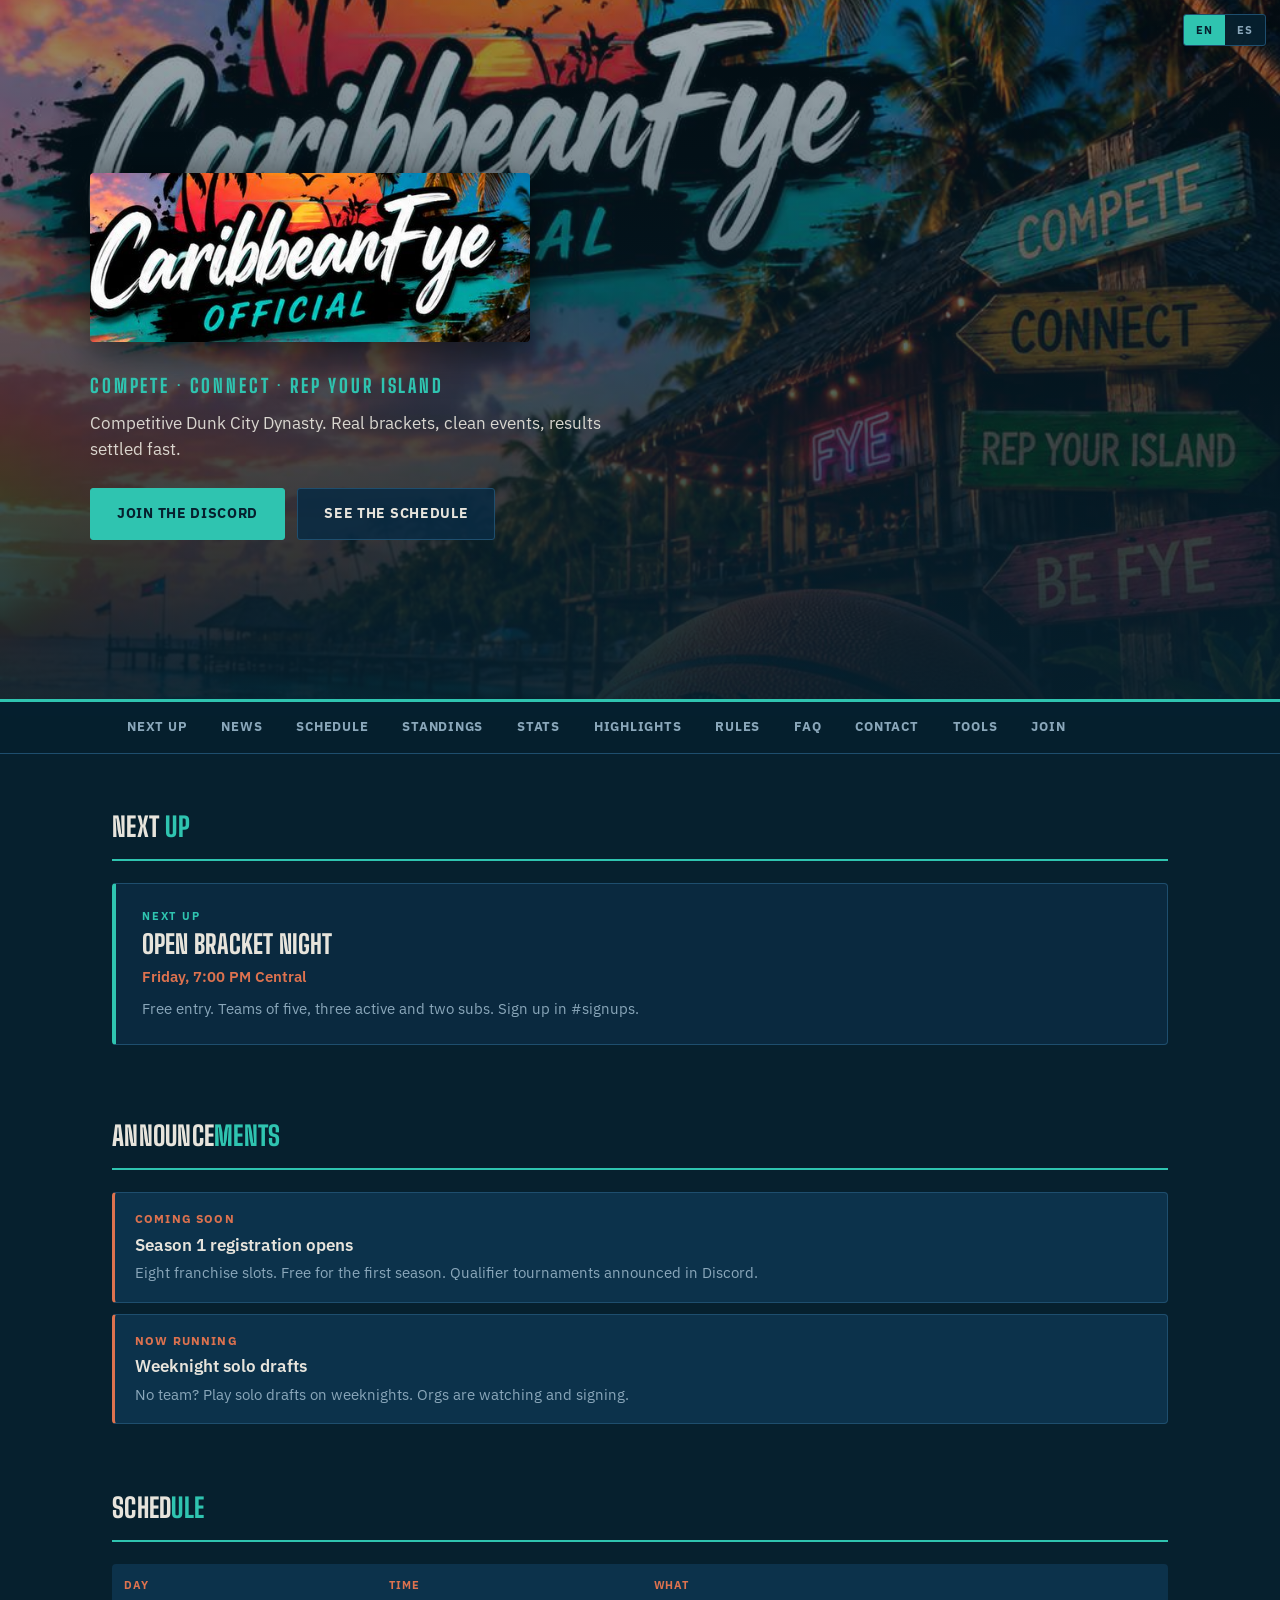
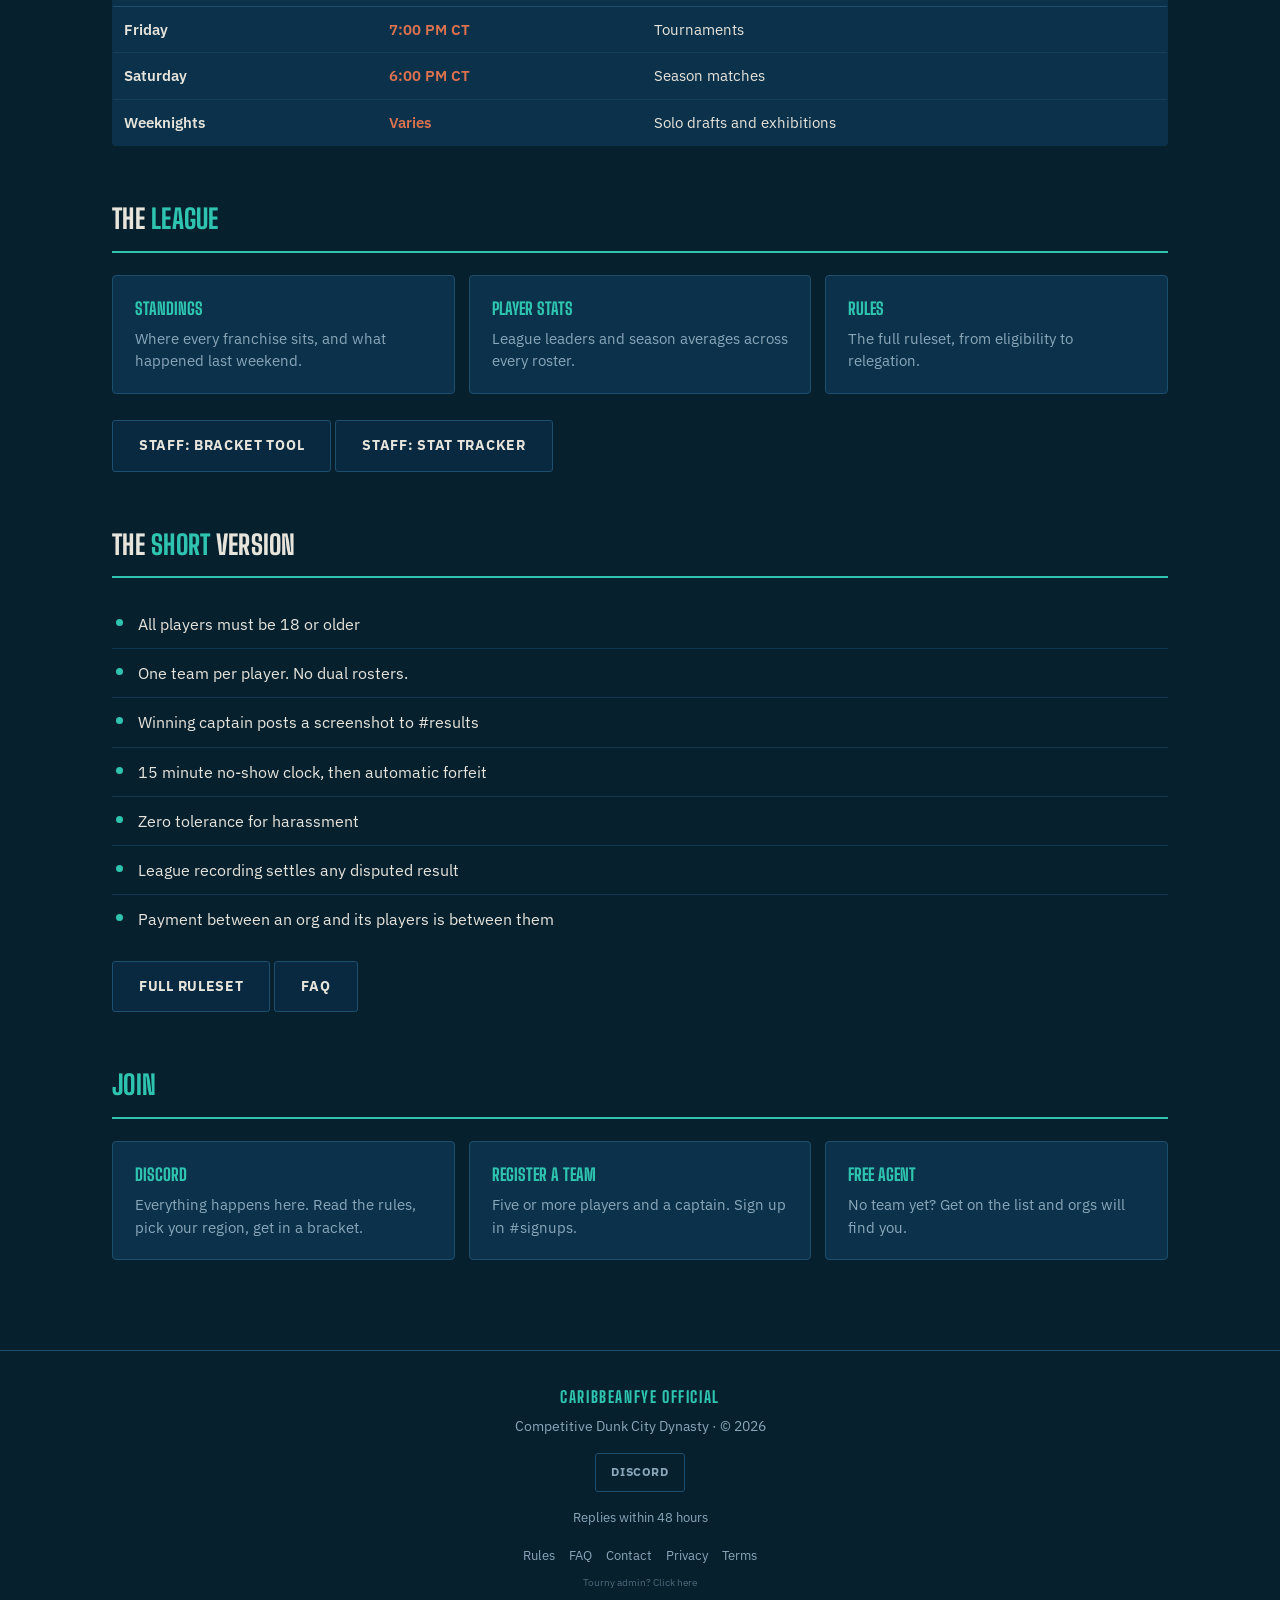
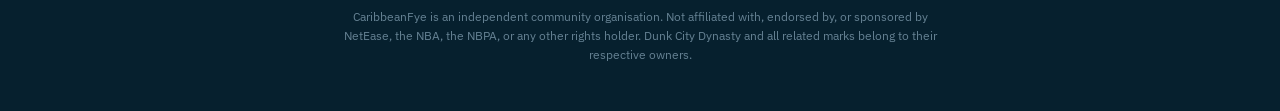
<file: index.html>
<!DOCTYPE html>
<html lang="en">
<head>
<meta charset="utf-8">
<meta name="viewport" content="width=device-width, initial-scale=1">
<title>CaribbeanFye Official - Competitive Dunk City Dynasty</title>
<meta name="description" content="Competitive Dunk City Dynasty tournaments and league play. Real brackets, clean events, results settled fast.">
<meta property="og:type" content="website">
<meta property="og:site_name" content="CaribbeanFye Official">
<meta property="og:title" content="CaribbeanFye Official">
<meta property="og:description" content="Competitive Dunk City Dynasty. Real brackets, clean events, results settled fast.">
<meta property="og:url" content="https://rukeios.github.io/CF-Tourny/">
<meta property="og:image" content="https://rukeios.github.io/CF-Tourny/og-image.jpg">
<meta property="og:image:width" content="1200">
<meta property="og:image:height" content="630">
<meta property="og:image:alt" content="CaribbeanFye Official">
<meta name="twitter:card" content="summary_large_image">
<meta name="twitter:title" content="CaribbeanFye Official">
<meta name="twitter:description" content="Competitive Dunk City Dynasty. Real brackets, clean events, results settled fast.">
<meta name="twitter:image" content="https://rukeios.github.io/CF-Tourny/og-image.jpg">
<meta name="theme-color" content="#06202E">
<link rel="canonical" href="https://rukeios.github.io/CF-Tourny/">
<link rel="icon" type="image/png" href="[data-uri]">
<link rel="apple-touch-icon" href="[data-uri]">
<link rel="preconnect" href="https://fonts.googleapis.com">
<link rel="preconnect" href="https://fonts.gstatic.com" crossorigin>
<link href="https://fonts.googleapis.com/css2?family=Big+Shoulders+Display:wght@600;700;800&family=IBM+Plex+Sans:wght@400;500;600;700&display=swap" rel="stylesheet">
<link rel="stylesheet" href="css/main.css">
<link rel="stylesheet" href="css/pages.css">
</head>
<body class="page-index" data-page="index">

<div class="hero">
  <div class="hero-in">
    <a href="index.html" class="home-link"><img src="[data-uri]" alt="CaribbeanFye Official"></a>
    <div class="tagline">Compete &middot; Connect &middot; Rep Your Island</div>
    <p>Competitive Dunk City Dynasty. Real brackets, clean events, results settled fast.</p>
    <div class="cta">
      <a class="btn go js-discord" href="#">Join the Discord</a>
      <a class="btn" href="#schedule-s">See the schedule</a>
    </div>
  </div>
</div>

<nav><div class="nav-in"></div></nav>

<main>

  <section id="next-s">
    <h2>Next <span class="accent">Up</span></h2>
    <div id="next-event"></div>
  </section>

  <section id="news-s">
    <h2>Announce<span class="accent">ments</span></h2>
    <div id="announcements"></div>
  </section>

  <section id="schedule-s">
    <h2>Sched<span class="accent">ule</span></h2>
    <div id="schedule"></div>
  </section>

  <section id="tools-s">
    <h2>The <span class="accent">League</span></h2>
    <div class="cards">
      <a class="card" href="standings.html">
        <h3>Standings</h3>
        <p>Where every franchise sits, and what happened last weekend.</p>
      </a>
      <a class="card" href="stats.html">
        <h3>Player Stats</h3>
        <p>League leaders and season averages across every roster.</p>
      </a>
      <a class="card" href="rules.html">
        <h3>Rules</h3>
        <p>The full ruleset, from eligibility to relegation.</p>
      </a>
    </div>
    <div style="margin-top:26px">
      <a class="btn" href="admin/bracket.html">Staff: bracket tool</a>
      <a class="btn" href="admin/stats.html">Staff: stat tracker</a>
    </div>
  </section>

  <section id="rules-s">
    <h2>The <span class="accent">Short</span> Version</h2>
    <div id="rules"></div>
    <div style="margin-top:18px">
      <a class="btn" href="rules.html">Full ruleset</a>
      <a class="btn" href="faq.html">FAQ</a>
    </div>
  </section>

  <section id="join-s">
    <h2><span class="accent">Join</span></h2>
    <div class="cards">
      <a class="card js-discord" href="#">
        <h3>Discord</h3>
        <p>Everything happens here. Read the rules, pick your region, get in a bracket.</p>
      </a>
      <a class="card" href="join.html">
        <h3>Register a team</h3>
        <p>Five or more players and a captain. Sign up in #signups.</p>
      </a>
      <a class="card" href="join.html">
        <h3>Free agent</h3>
        <p>No team yet? Get on the list and orgs will find you.</p>
      </a>
    </div>
  </section>

</main>

<footer id="site-footer">
  <div class="fl">CaribbeanFye Official</div>
  <div>Competitive Dunk City Dynasty &middot; &copy; <span id="year"></span></div>
</footer>







<script src="js/config.js"></script>
<script src="js/strings.js"></script>
<script src="js/i18n.js"></script>
<script src="js/chrome.js"></script>
<script src="js/main.js"></script>
<script src="js/pages/index.js"></script>
</body>
</html>
</file>
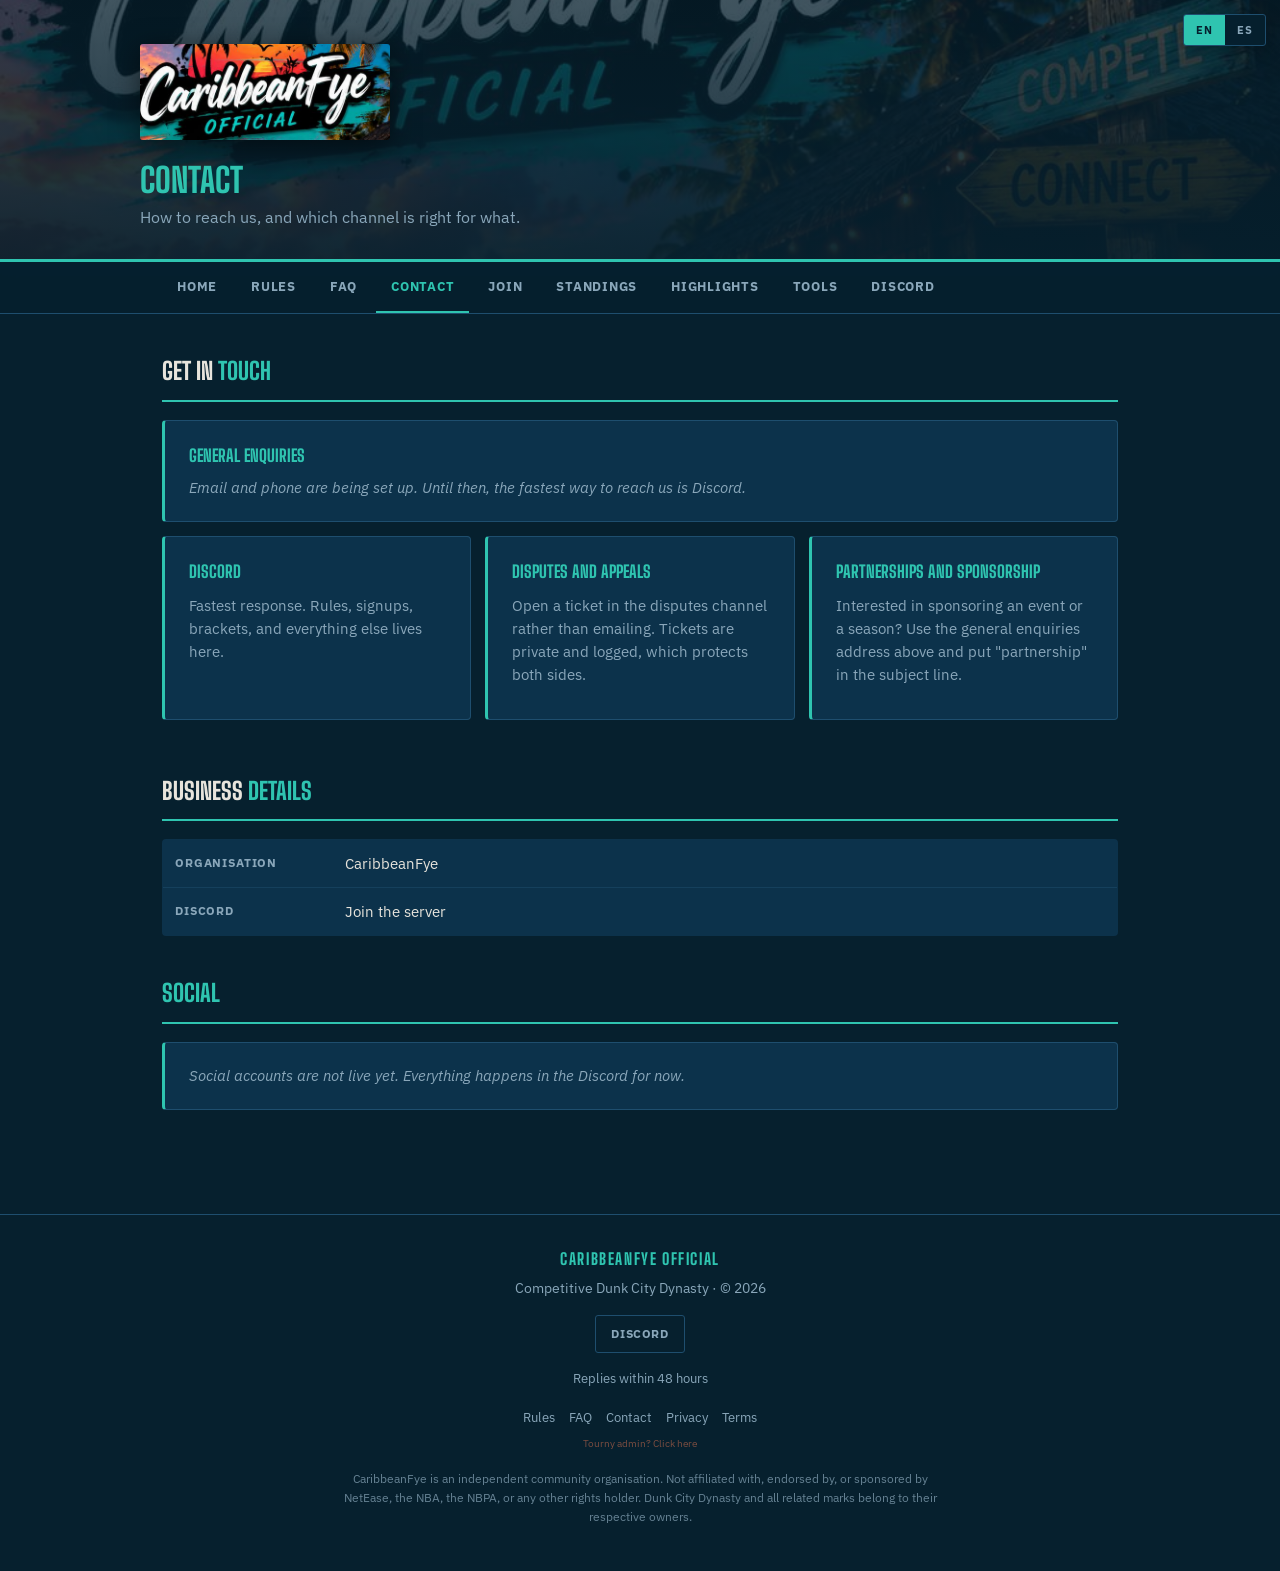
<file: contact.html>
<!DOCTYPE html>
<html lang="en">
<head>
<meta charset="utf-8">
<meta name="viewport" content="width=device-width, initial-scale=1">
<title>Contact - CaribbeanFye Official</title>
<meta name="description" content="Contact CaribbeanFye about tournaments, partnerships, or league business.">
<meta property="og:type" content="website">
<meta property="og:site_name" content="CaribbeanFye Official">
<meta property="og:title" content="Contact - CaribbeanFye">
<meta property="og:description" content="How to reach CaribbeanFye about tournaments, partnerships, or league business.">
<meta property="og:url" content="https://rukeios.github.io/CF-Tourny/contact.html">
<meta property="og:image" content="https://rukeios.github.io/CF-Tourny/og-image.jpg">
<meta property="og:image:width" content="1200">
<meta property="og:image:height" content="630">
<meta property="og:image:alt" content="CaribbeanFye Official">
<meta name="twitter:card" content="summary_large_image">
<meta name="twitter:title" content="Contact - CaribbeanFye">
<meta name="twitter:description" content="How to reach CaribbeanFye about tournaments, partnerships, or league business.">
<meta name="twitter:image" content="https://rukeios.github.io/CF-Tourny/og-image.jpg">
<meta name="theme-color" content="#06202E">
<link rel="canonical" href="https://rukeios.github.io/CF-Tourny/contact.html">
<link rel="icon" type="image/png" href="[data-uri]">
<link rel="apple-touch-icon" href="[data-uri]">
<link rel="preconnect" href="https://fonts.googleapis.com">
<link rel="preconnect" href="https://fonts.gstatic.com" crossorigin>
<link href="https://fonts.googleapis.com/css2?family=Big+Shoulders+Display:wght@600;700;800&family=IBM+Plex+Sans:wght@400;500;600;700&display=swap" rel="stylesheet">
<link rel="stylesheet" href="css/main.css">
<link rel="stylesheet" href="css/pages.css">
</head>
<body class="page-contact" data-page="inner">
<div class="pagehead"><div class="pagehead-in"><a href="index.html" class="home-link"><img src="[data-uri]" alt="CaribbeanFye Official"></a><h1><span class="accent">Contact</span></h1><p>How to reach us, and which channel is right for what.</p></div></div>

<nav><div class="nav-in"></div></nav>

<main>

<h2>Get in <span class="accent">touch</span></h2>

<div class="cbox">
  <h3>General enquiries</h3>
  <div id="primary"></div>
</div>

<div class="cards">
  <a class="cbox js-discord" href="#">
    <h3>Discord</h3>
    <p>Fastest response. Rules, signups, brackets, and everything else lives here.</p>
  </a>
  <div class="cbox">
    <h3>Disputes and appeals</h3>
    <p>Open a ticket in the disputes channel rather than emailing. Tickets are
       private and logged, which protects both sides.</p>
  </div>
  <div class="cbox">
    <h3>Partnerships and sponsorship</h3>
    <p>Interested in sponsoring an event or a season? Use the general enquiries
       address above and put "partnership" in the subject line.</p>
  </div>
</div>

<h2>Business <span class="accent">details</span></h2>
<div id="biz"></div>

<h2><span class="accent">Social</span></h2>
<div id="social"></div>

</main>

<footer id="site-footer">
  <div class="fl">CaribbeanFye Official</div>
  <div>Competitive Dunk City Dynasty &middot; &copy; <span id="year"></span></div>
</footer>







<script src="js/config.js"></script>
<script src="js/strings.js"></script>
<script src="js/i18n.js"></script>
<script src="js/chrome.js"></script>
<script src="js/main.js"></script>
<script src="js/pages/contact.js"></script>
</body>
</html>
</file>
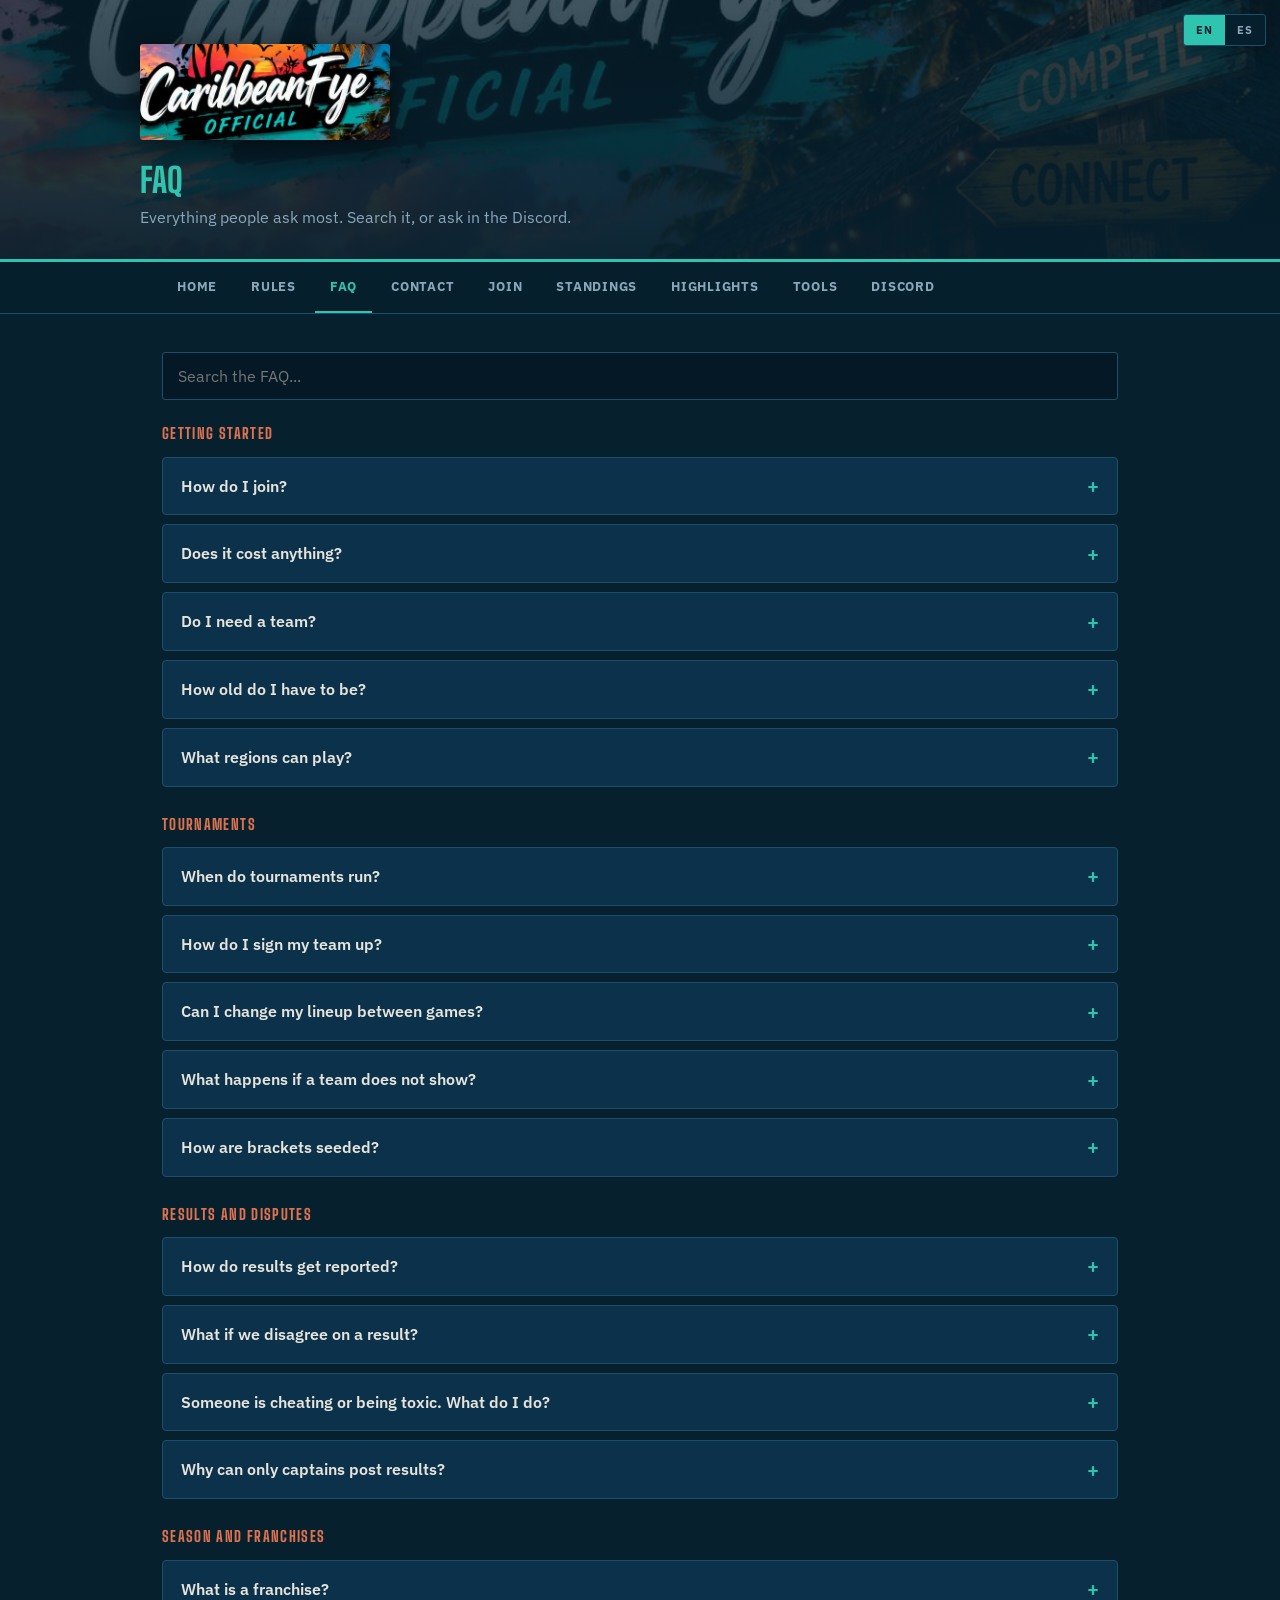
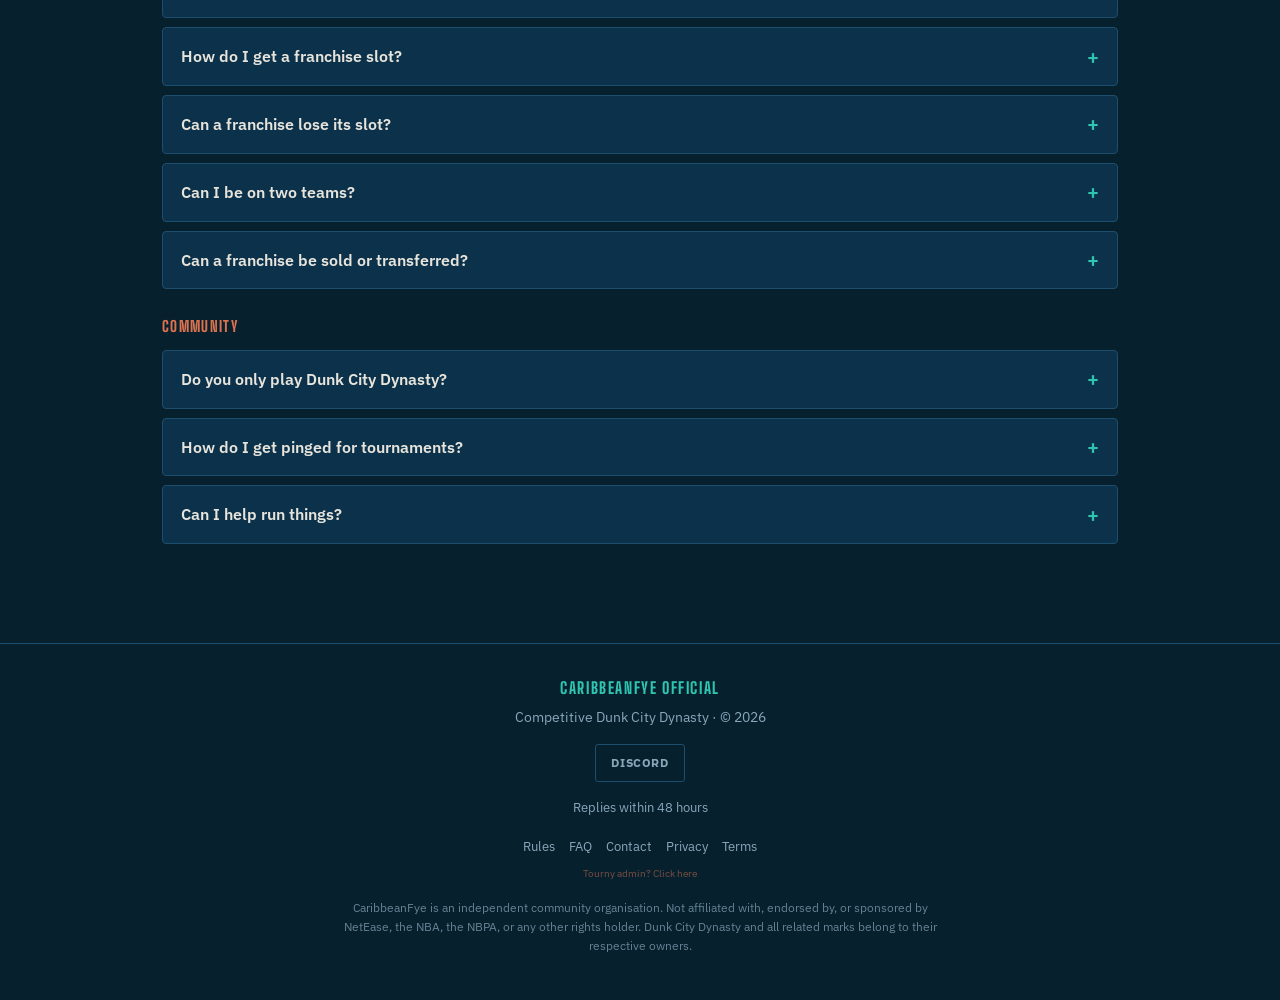
<file: faq.html>
<!DOCTYPE html>
<html lang="en">
<head>
<meta charset="utf-8">
<meta name="viewport" content="width=device-width, initial-scale=1">
<title>FAQ - CaribbeanFye Official</title>
<meta name="description" content="Common questions about CaribbeanFye tournaments, teams, results, and season play.">
<meta property="og:type" content="website">
<meta property="og:site_name" content="CaribbeanFye Official">
<meta property="og:title" content="FAQ - CaribbeanFye">
<meta property="og:description" content="Common questions about tournaments, teams, results, and season play.">
<meta property="og:url" content="https://rukeios.github.io/CF-Tourny/faq.html">
<meta property="og:image" content="https://rukeios.github.io/CF-Tourny/og-image.jpg">
<meta property="og:image:width" content="1200">
<meta property="og:image:height" content="630">
<meta property="og:image:alt" content="CaribbeanFye Official">
<meta name="twitter:card" content="summary_large_image">
<meta name="twitter:title" content="FAQ - CaribbeanFye">
<meta name="twitter:description" content="Common questions about tournaments, teams, results, and season play.">
<meta name="twitter:image" content="https://rukeios.github.io/CF-Tourny/og-image.jpg">
<meta name="theme-color" content="#06202E">
<link rel="canonical" href="https://rukeios.github.io/CF-Tourny/faq.html">
<link rel="icon" type="image/png" href="[data-uri]">
<link rel="apple-touch-icon" href="[data-uri]">
<link rel="preconnect" href="https://fonts.googleapis.com">
<link rel="preconnect" href="https://fonts.gstatic.com" crossorigin>
<link href="https://fonts.googleapis.com/css2?family=Big+Shoulders+Display:wght@600;700;800&family=IBM+Plex+Sans:wght@400;500;600;700&display=swap" rel="stylesheet">
<link rel="stylesheet" href="css/main.css">
<link rel="stylesheet" href="css/pages.css">
</head>
<body class="page-faq" data-page="inner">
<div class="pagehead"><div class="pagehead-in"><a href="index.html" class="home-link"><img src="[data-uri]" alt="CaribbeanFye Official"></a><h1><span class="accent">FAQ</span></h1><p>Everything people ask most. Search it, or ask in the Discord.</p></div></div>

<nav><div class="nav-in"></div></nav>

<main>

<input class="search" id="q" type="text" placeholder="Search the FAQ..."
       oninput="renderFAQ(this.value)">
<div id="faq"></div>
<div class="none" id="none">Nothing matches that. Try a different word, or ask in the Discord.</div>

</main>

<footer id="site-footer">
  <div class="fl">CaribbeanFye Official</div>
  <div>Competitive Dunk City Dynasty &middot; &copy; <span id="year"></span></div>
</footer>







<script src="js/config.js"></script>
<script src="js/strings.js"></script>
<script src="js/i18n.js"></script>
<script src="js/chrome.js"></script>
<script src="js/main.js"></script>
<script src="js/pages/faq.js"></script>
</body>
</html>
</file>
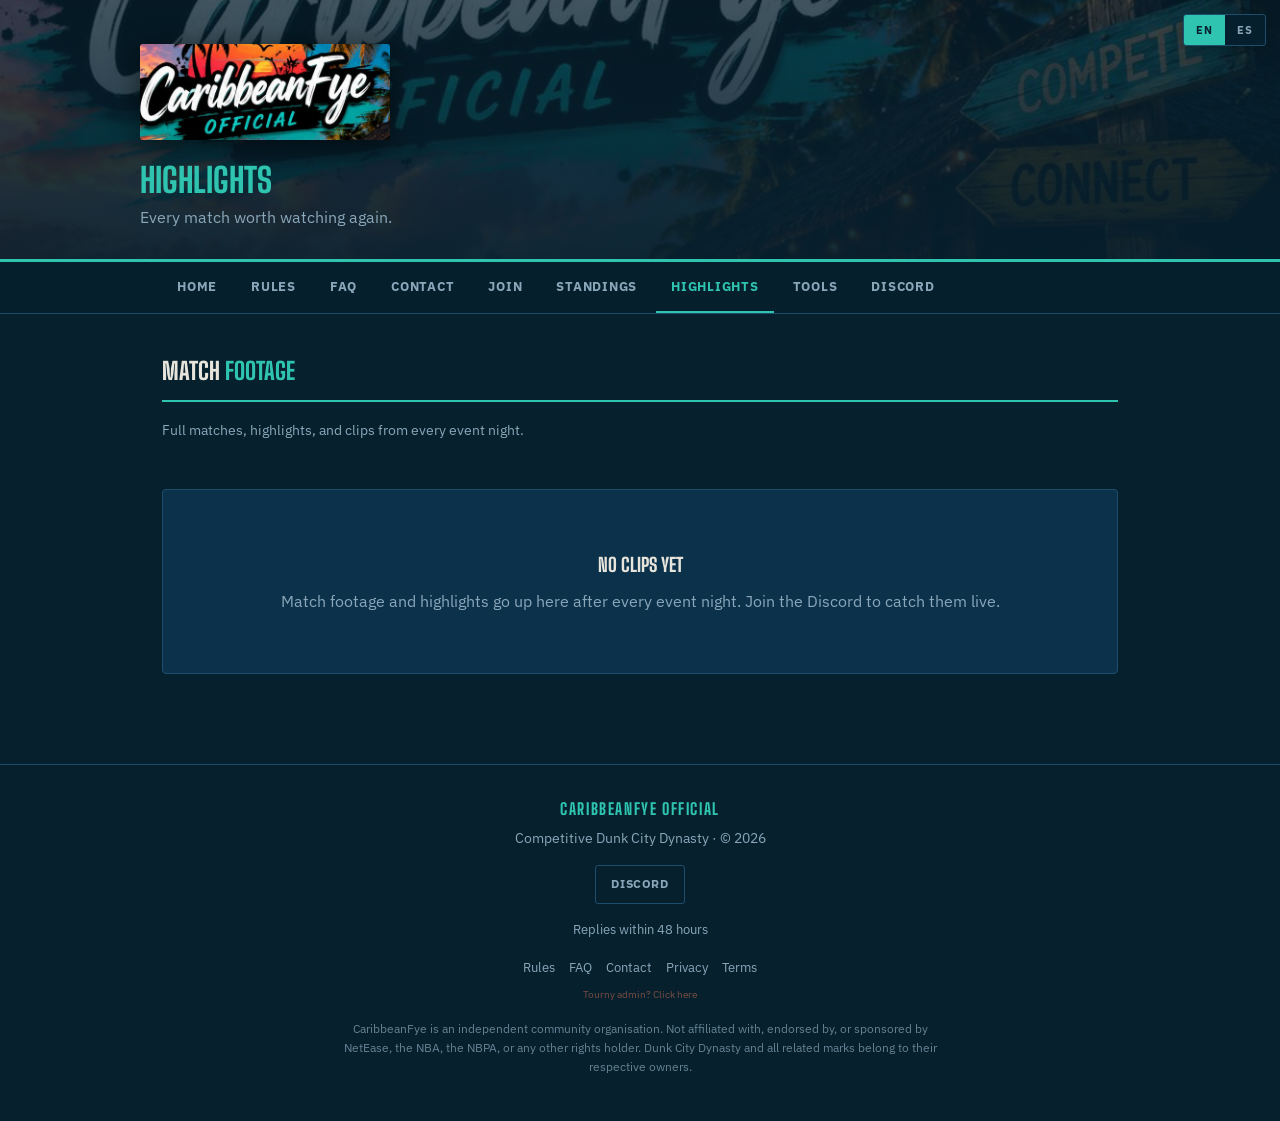
<file: highlights.html>
<!DOCTYPE html>
<html lang="en">
<head>
<meta charset="utf-8">
<meta name="viewport" content="width=device-width, initial-scale=1">
<title>Highlights - CaribbeanFye Official</title>
<meta name="description" content="Full matches, highlights, and clips from CaribbeanFye event nights.">
<meta property="og:type" content="website">
<meta property="og:site_name" content="CaribbeanFye Official">
<meta property="og:title" content="Highlights - CaribbeanFye Official">
<meta property="og:description" content="Full matches, highlights, and clips from CaribbeanFye event nights.">
<meta property="og:url" content="https://rukeios.github.io/CF-Tourny/highlights.html">
<meta property="og:image" content="https://rukeios.github.io/CF-Tourny/og-image.jpg">
<meta name="twitter:card" content="summary_large_image">
<meta name="twitter:image" content="https://rukeios.github.io/CF-Tourny/og-image.jpg">
<meta name="theme-color" content="#06202E">
<link rel="canonical" href="https://rukeios.github.io/CF-Tourny/highlights.html">
<link rel="icon" type="image/png" href="[data-uri]">
<link rel="apple-touch-icon" href="[data-uri]">
<link rel="preconnect" href="https://fonts.googleapis.com">
<link rel="preconnect" href="https://fonts.gstatic.com" crossorigin>
<link rel="preconnect" href="https://i.ytimg.com">
<link href="https://fonts.googleapis.com/css2?family=Big+Shoulders+Display:wght@600;700;800&family=IBM+Plex+Sans:wght@400;500;600;700&display=swap" rel="stylesheet">
<link rel="stylesheet" href="css/main.css">
<link rel="stylesheet" href="css/pages.css">
</head>
<body class="page-highlights" data-page="inner">
<div class="pagehead"><div class="pagehead-in"><a href="index.html" class="home-link"><img src="[data-uri]" alt="CaribbeanFye Official"></a><h1><span class="accent">Highlights</span></h1><p>Every match worth watching again.</p></div></div>

<nav><div class="nav-in"></div></nav>

<main>

<h2>Match <span class="accent">footage</span></h2>
<p class="hl-note">Full matches, highlights, and clips from every event night.</p>
<div class="vfilters" id="vfilters"></div>
<div class="vgrid" id="vgrid"></div>

</main>
<footer id="site-footer">
  <div class="fl">CaribbeanFye Official</div>
  <div>Competitive Dunk City Dynasty &middot; &copy; <span id="year"></span></div>
</footer>






<script src="js/config.js"></script>
<script src="js/strings.js"></script>
<script src="js/i18n.js"></script>
<script src="js/chrome.js"></script>
<script src="js/main.js"></script>
<script src="js/pages/highlights.js"></script>
</body>
</html>
</file>
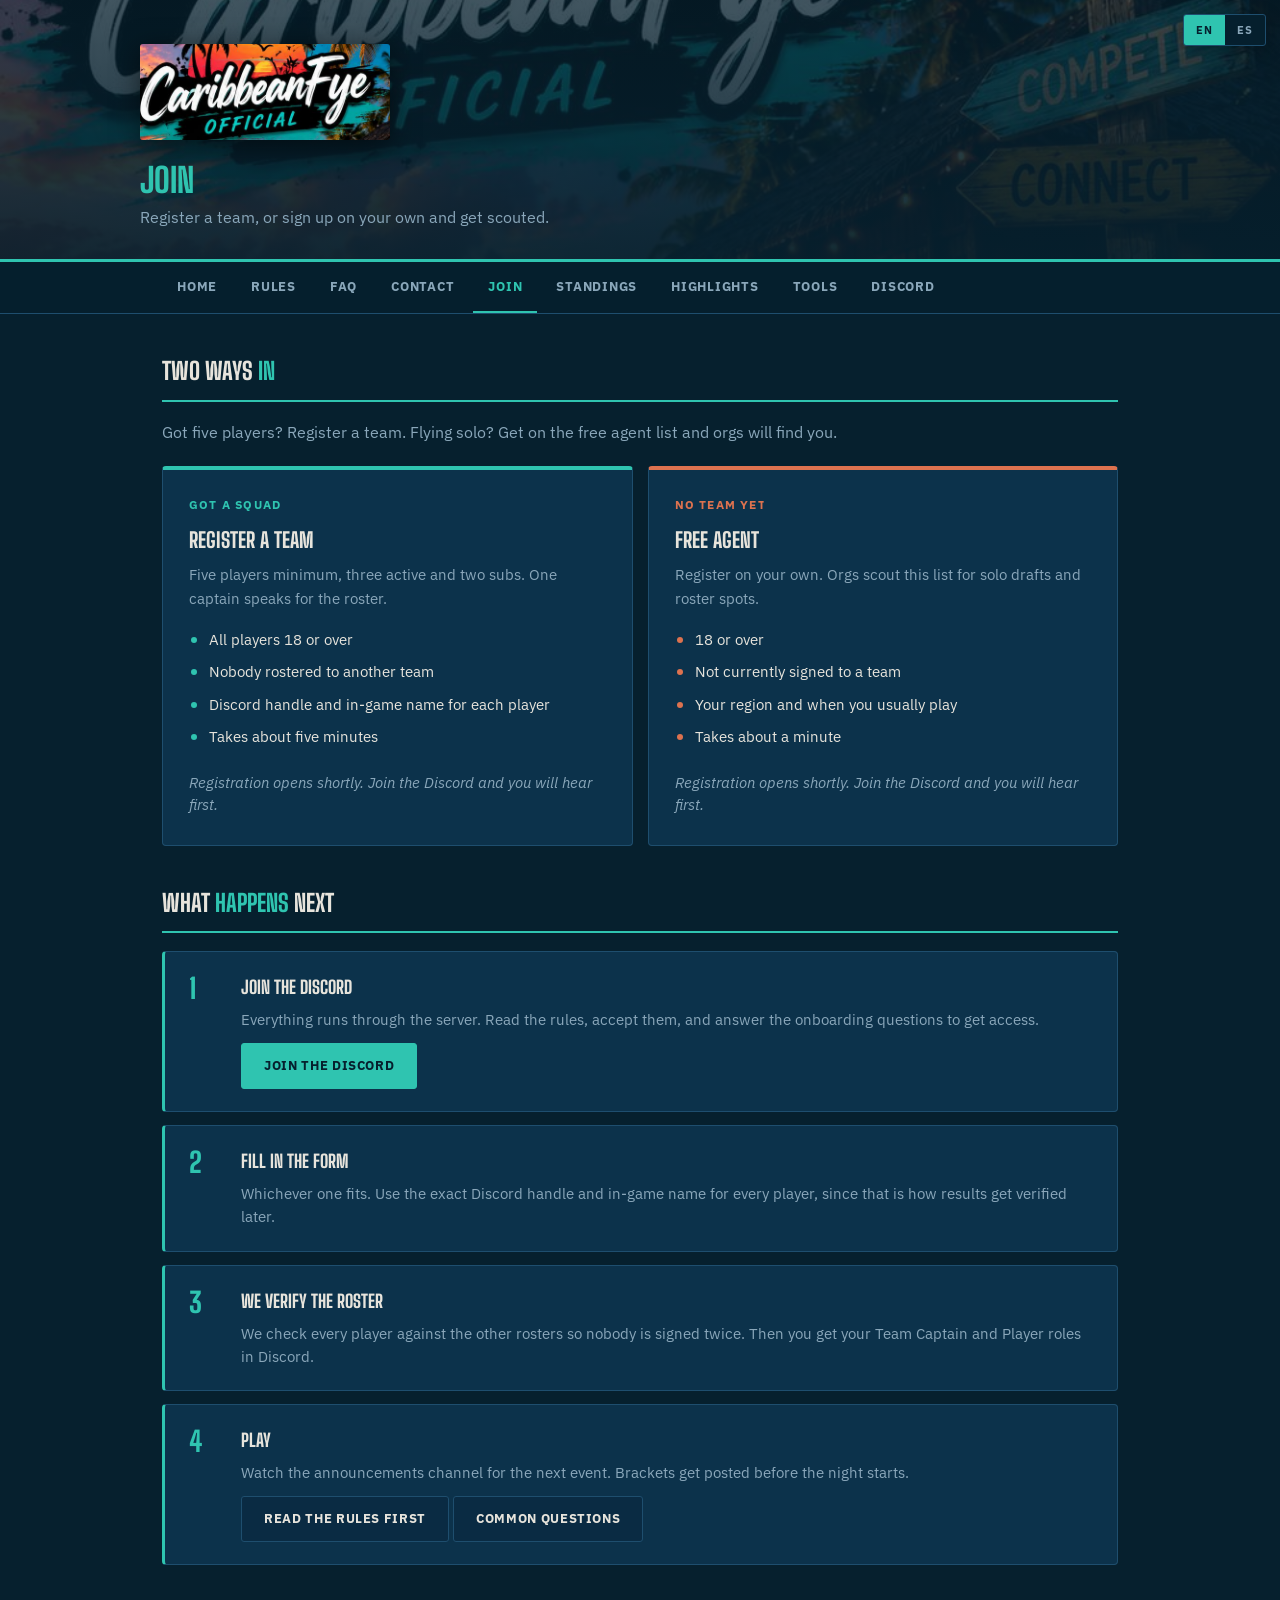
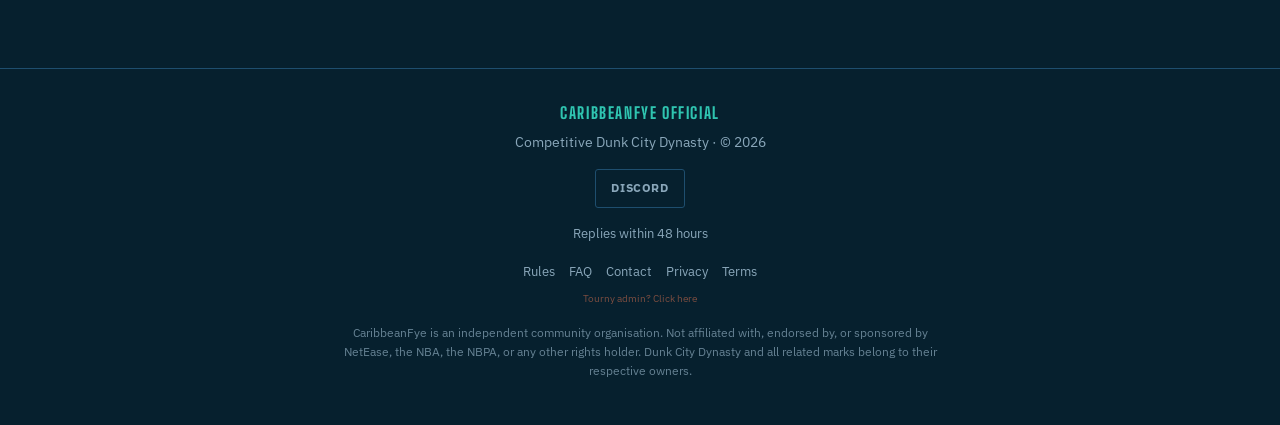
<file: join.html>
<!DOCTYPE html>
<html lang="en">
<head>
<meta charset="utf-8">
<meta name="viewport" content="width=device-width, initial-scale=1">
<title>Join - CaribbeanFye Official</title>
<meta name="description" content="Register a team or sign up as a free agent for CaribbeanFye tournaments.">
<meta property="og:type" content="website">
<meta property="og:site_name" content="CaribbeanFye Official">
<meta property="og:title" content="Join - CaribbeanFye Official">
<meta property="og:description" content="Register a team or sign up as a free agent for CaribbeanFye tournaments.">
<meta property="og:url" content="https://rukeios.github.io/CF-Tourny/join.html">
<meta property="og:image" content="https://rukeios.github.io/CF-Tourny/og-image.jpg">
<meta property="og:image:width" content="1200">
<meta property="og:image:height" content="630">
<meta name="twitter:card" content="summary_large_image">
<meta name="twitter:title" content="Join - CaribbeanFye Official">
<meta name="twitter:description" content="Register a team or sign up as a free agent for CaribbeanFye tournaments.">
<meta name="twitter:image" content="https://rukeios.github.io/CF-Tourny/og-image.jpg">
<meta name="theme-color" content="#06202E">
<link rel="canonical" href="https://rukeios.github.io/CF-Tourny/join.html">
<link rel="icon" type="image/png" href="[data-uri]">
<link rel="apple-touch-icon" href="[data-uri]">
<link rel="preconnect" href="https://fonts.googleapis.com">
<link rel="preconnect" href="https://fonts.gstatic.com" crossorigin>
<link href="https://fonts.googleapis.com/css2?family=Big+Shoulders+Display:wght@600;700;800&family=IBM+Plex+Sans:wght@400;500;600;700&display=swap" rel="stylesheet">
<link rel="stylesheet" href="css/main.css">
<link rel="stylesheet" href="css/pages.css">
</head>
<body class="page-join" data-page="inner">
<div class="pagehead"><div class="pagehead-in"><a href="index.html" class="home-link"><img src="[data-uri]" alt="CaribbeanFye Official"></a><h1><span class="accent">Join</span></h1><p>Register a team, or sign up on your own and get scouted.</p></div></div>

<nav><div class="nav-in"></div></nav>

<main>

<h2>Two ways <span class="accent">in</span></h2>
<p class="sub" style="color:var(--muted);margin-bottom:22px">
Got five players? Register a team. Flying solo? Get on the free agent list and orgs will find you.</p>

<div class="paths">
  <div class="path a">
    <div class="who">Got a squad</div>
    <h3>Register a team</h3>
    <p>Five players minimum, three active and two subs. One captain speaks for the roster.</p>
    <ul>
      <li>All players 18 or over</li>
      <li>Nobody rostered to another team</li>
      <li>Discord handle and in-game name for each player</li>
      <li>Takes about five minutes</li>
    </ul>
    <div id="team-form"></div>
  </div>

  <div class="path b">
    <div class="who">No team yet</div>
    <h3>Free agent</h3>
    <p>Register on your own. Orgs scout this list for solo drafts and roster spots.</p>
    <ul>
      <li>18 or over</li>
      <li>Not currently signed to a team</li>
      <li>Your region and when you usually play</li>
      <li>Takes about a minute</li>
    </ul>
    <div id="agent-form"></div>
  </div>
</div>

<h2>What <span class="accent">happens</span> next</h2>

<div class="step">
  <div class="n">1</div>
  <div>
    <h3>Join the Discord</h3>
    <p>Everything runs through the server. Read the rules, accept them, and answer the onboarding questions to get access.</p>
    <a class="btn go js-discord" href="#">Join the Discord</a>
  </div>
</div>

<div class="step">
  <div class="n">2</div>
  <div>
    <h3>Fill in the form</h3>
    <p>Whichever one fits. Use the exact Discord handle and in-game name for every player, since that is how results get verified later.</p>
  </div>
</div>

<div class="step">
  <div class="n">3</div>
  <div>
    <h3>We verify the roster</h3>
    <p>We check every player against the other rosters so nobody is signed twice. Then you get your Team Captain and Player roles in Discord.</p>
  </div>
</div>

<div class="step">
  <div class="n">4</div>
  <div>
    <h3>Play</h3>
    <p>Watch the announcements channel for the next event. Brackets get posted before the night starts.</p>
    <a class="btn" href="rules.html">Read the rules first</a>
    <a class="btn" href="faq.html">Common questions</a>
  </div>
</div>

</main>
<footer id="site-footer">
  <div class="fl">CaribbeanFye Official</div>
  <div>Competitive Dunk City Dynasty &middot; &copy; <span id="year"></span></div>
</footer>






<script src="js/config.js"></script>
<script src="js/strings.js"></script>
<script src="js/i18n.js"></script>
<script src="js/chrome.js"></script>
<script src="js/main.js"></script>
<script src="js/pages/join.js"></script>
</body>
</html>
</file>
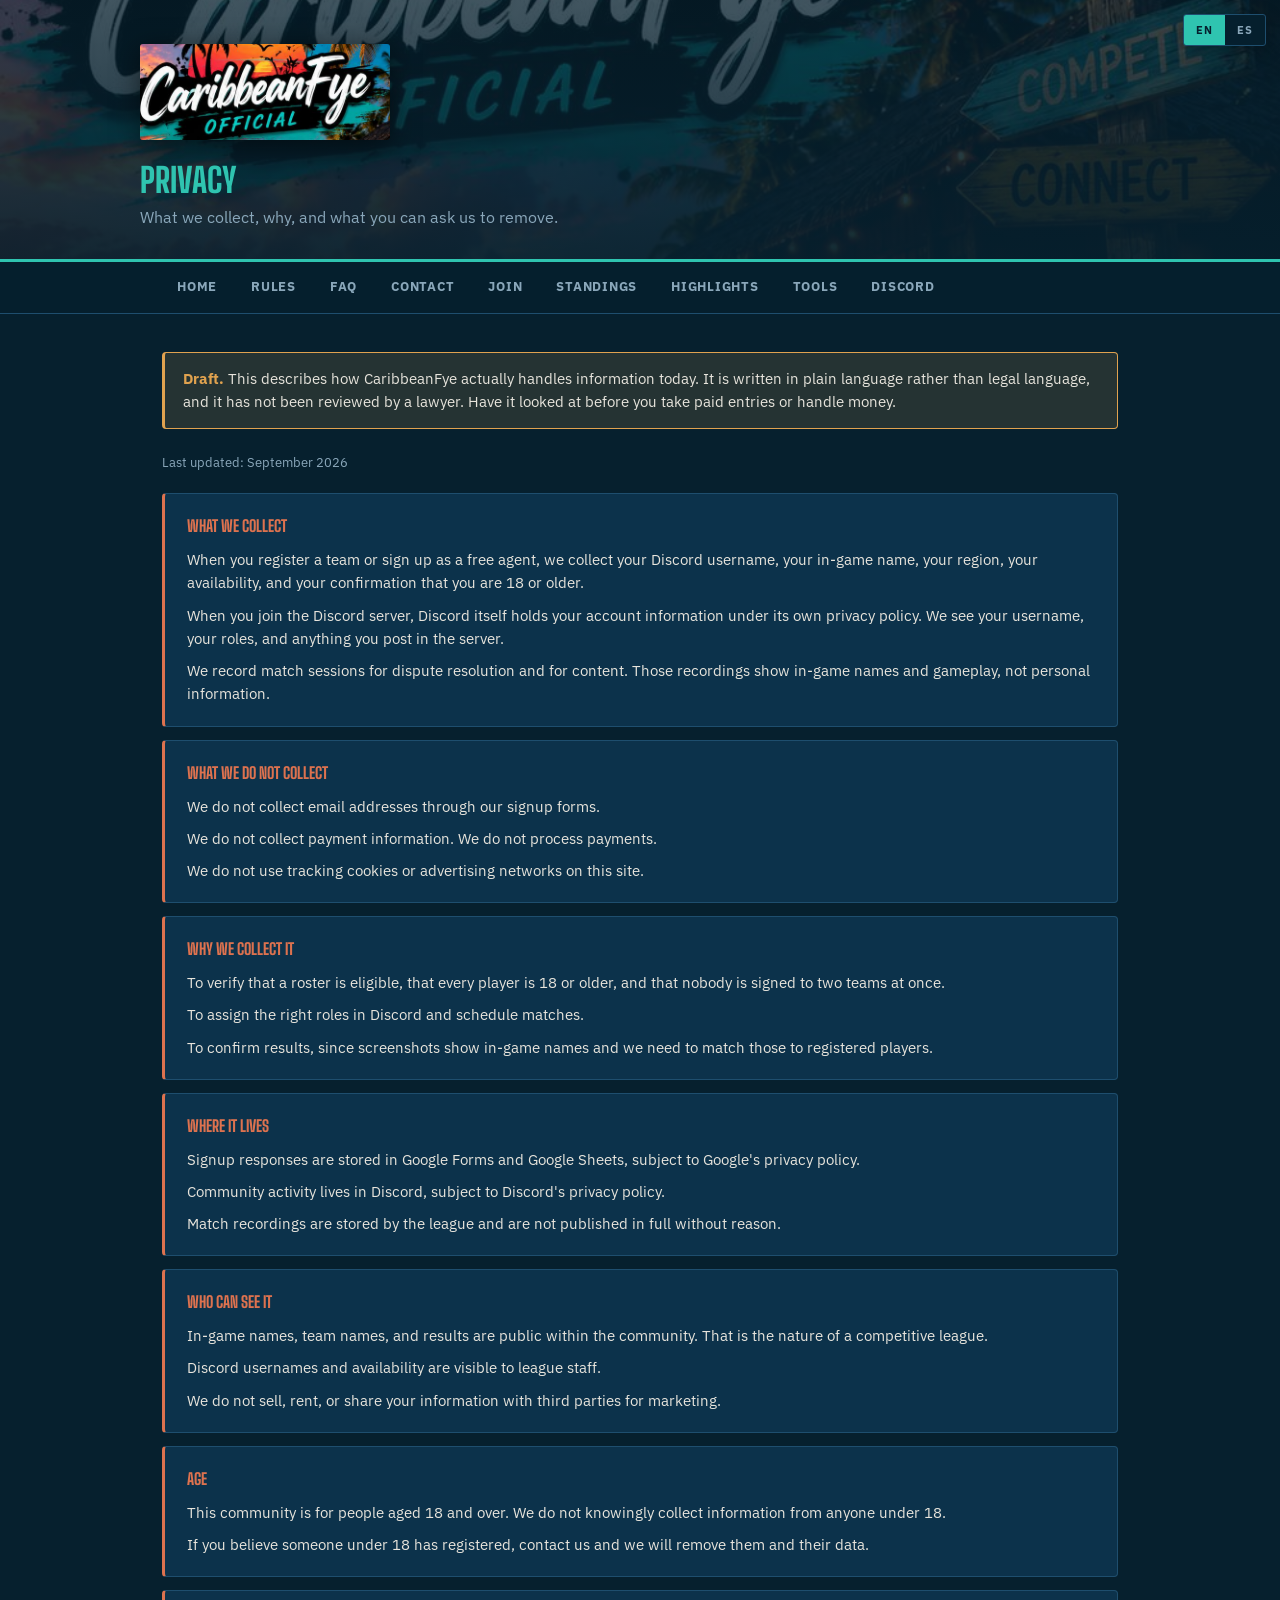
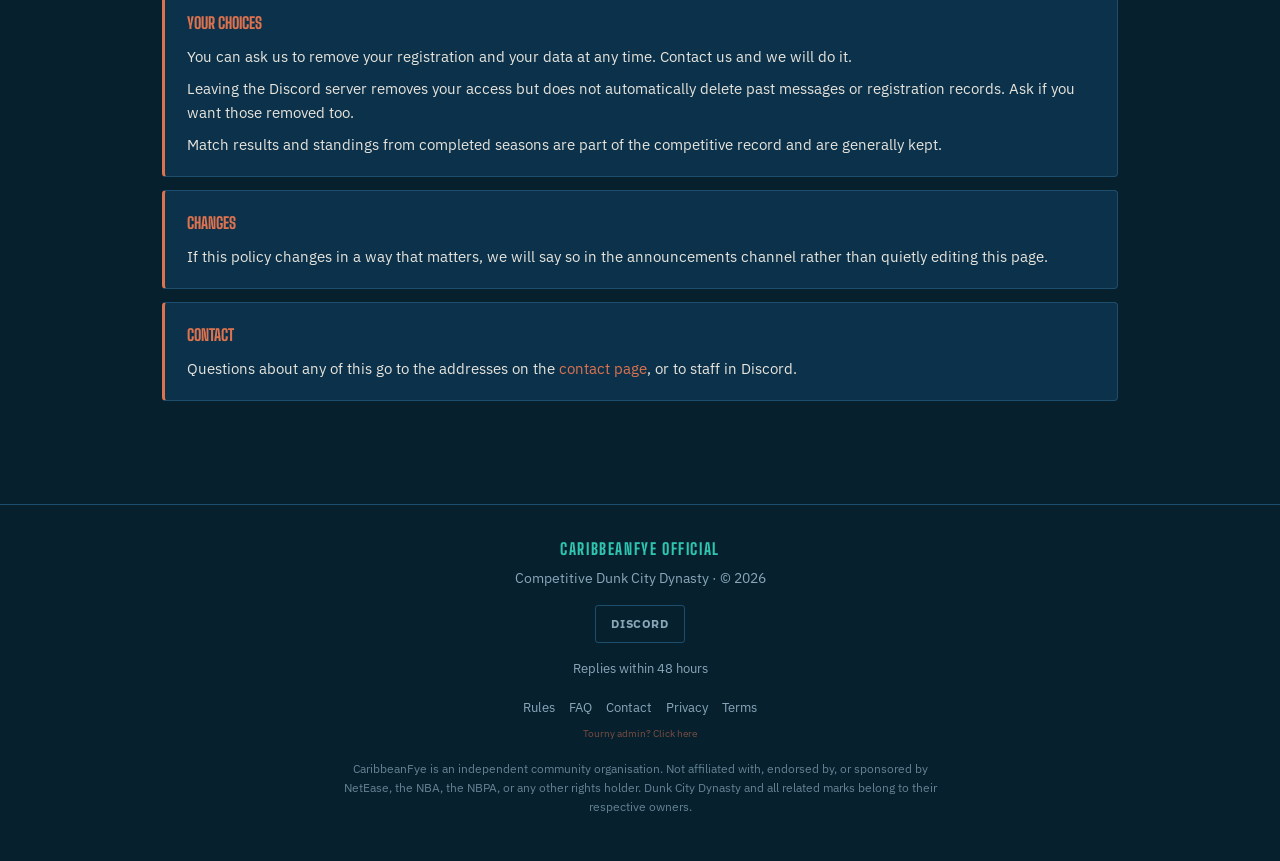
<file: privacy.html>
<!DOCTYPE html>
<html lang="en">
<head>
<meta charset="utf-8">
<meta name="viewport" content="width=device-width, initial-scale=1">
<title>Privacy - CaribbeanFye Official</title>
<meta name="description" content="How CaribbeanFye handles the information you give us.">
<meta property="og:type" content="website">
<meta property="og:site_name" content="CaribbeanFye Official">
<meta property="og:title" content="Privacy - CaribbeanFye">
<meta property="og:description" content="How CaribbeanFye handles the information you give us.">
<meta property="og:url" content="https://rukeios.github.io/CF-Tourny/privacy.html">
<meta property="og:image" content="https://rukeios.github.io/CF-Tourny/og-image.jpg">
<meta property="og:image:width" content="1200">
<meta property="og:image:height" content="630">
<meta property="og:image:alt" content="CaribbeanFye Official">
<meta name="twitter:card" content="summary_large_image">
<meta name="twitter:title" content="Privacy - CaribbeanFye">
<meta name="twitter:description" content="How CaribbeanFye handles the information you give us.">
<meta name="twitter:image" content="https://rukeios.github.io/CF-Tourny/og-image.jpg">
<meta name="theme-color" content="#06202E">
<link rel="canonical" href="https://rukeios.github.io/CF-Tourny/privacy.html">
<link rel="icon" type="image/png" href="[data-uri]">
<link rel="preconnect" href="https://fonts.googleapis.com">
<link rel="preconnect" href="https://fonts.gstatic.com" crossorigin>
<link href="https://fonts.googleapis.com/css2?family=Big+Shoulders+Display:wght@600;700;800&family=IBM+Plex+Sans:wght@400;500;600;700&display=swap" rel="stylesheet">
<link rel="stylesheet" href="css/main.css">
<link rel="stylesheet" href="css/pages.css">
</head>
<body class="page-privacy" data-page="inner">
<div class="pagehead"><div class="pagehead-in"><a href="index.html" class="home-link"><img src="[data-uri]" alt="CaribbeanFye Official"></a><h1><span class="accent">Privacy</span></h1><p>What we collect, why, and what you can ask us to remove.</p></div></div>

<nav><div class="nav-in"></div></nav>

<main>

<div class="draft"><strong>Draft.</strong> This describes how CaribbeanFye
actually handles information today. It is written in plain language rather than
legal language, and it has not been reviewed by a lawyer. Have it looked at
before you take paid entries or handle money.</div>
<div class="updated" id="updated"></div>
<div id="body"></div>

</main>

<footer id="site-footer">
  <div class="fl">CaribbeanFye Official</div>
  <div>Competitive Dunk City Dynasty &middot; &copy; <span id="year"></span></div>
</footer>







<script src="js/config.js"></script>
<script src="js/strings.js"></script>
<script src="js/i18n.js"></script>
<script src="js/chrome.js"></script>
<script src="js/main.js"></script>
<script src="js/pages/privacy.js"></script>
</body>
</html>
</file>
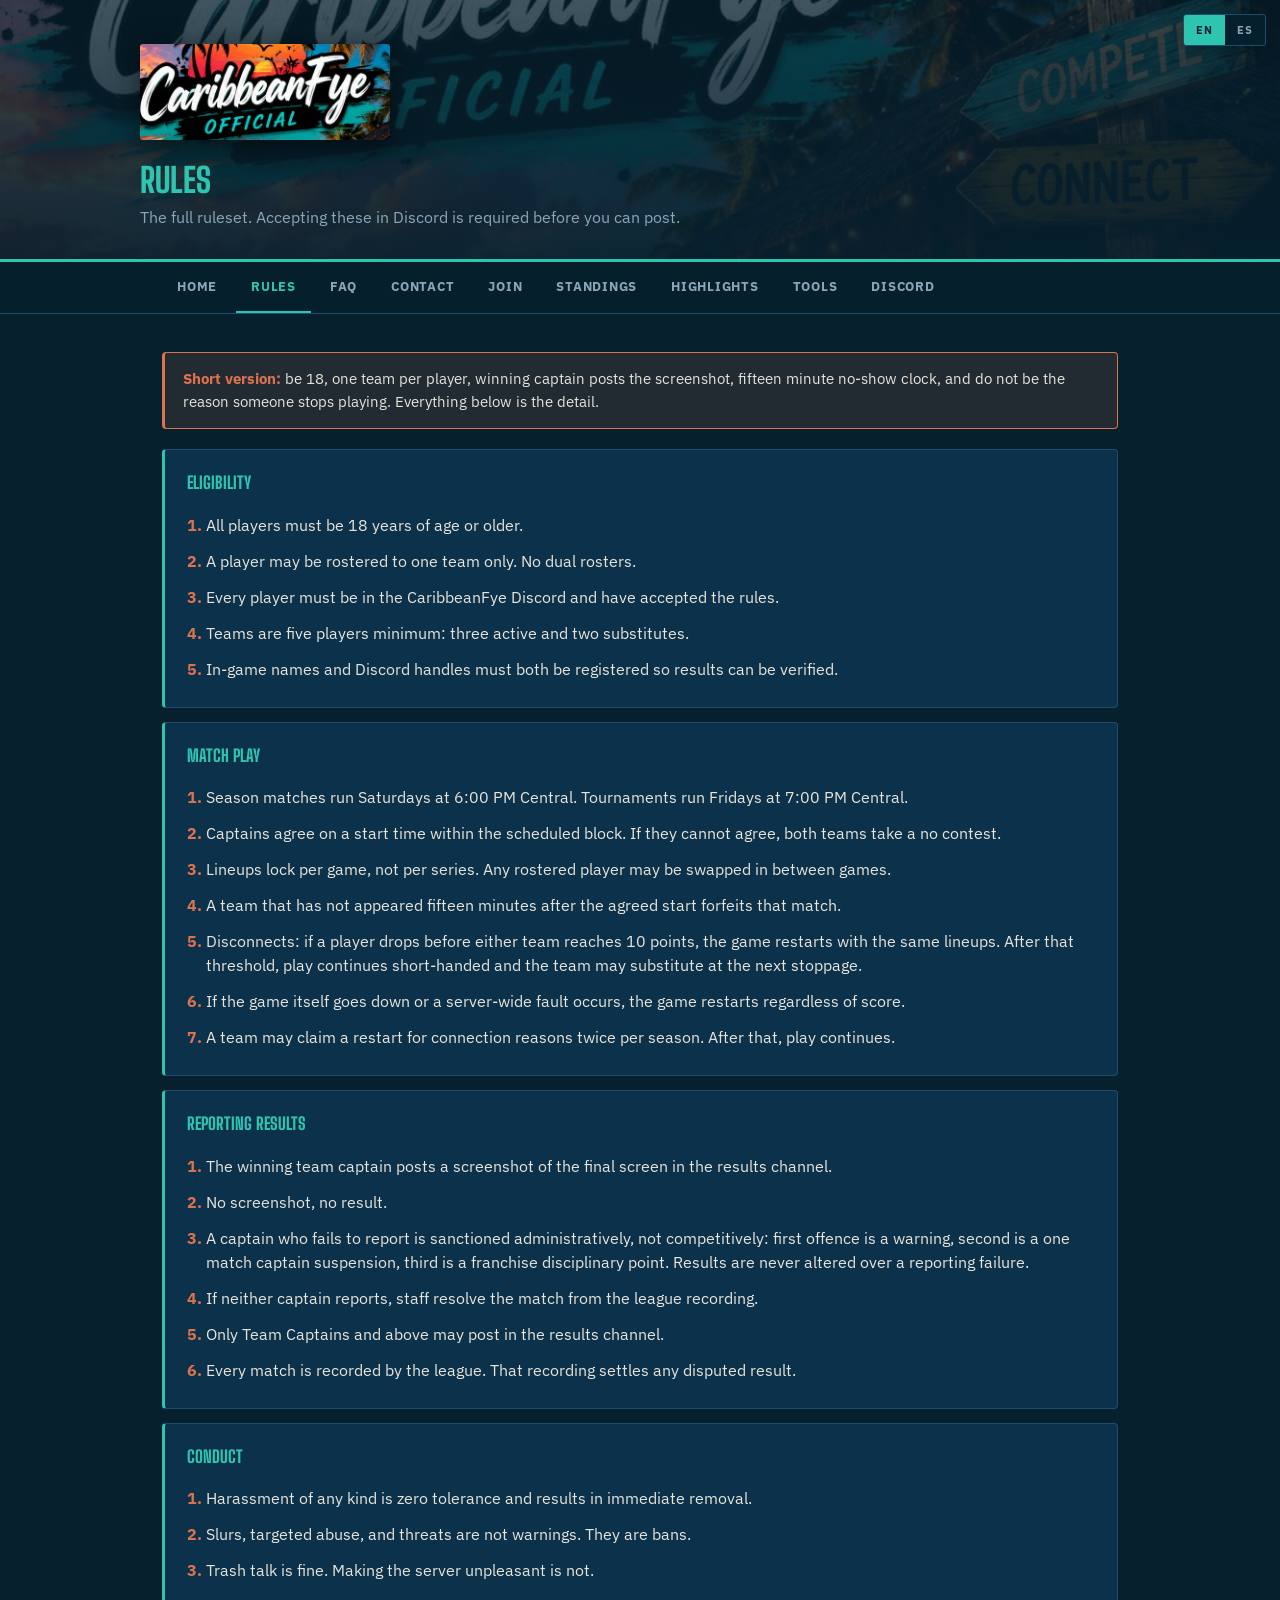
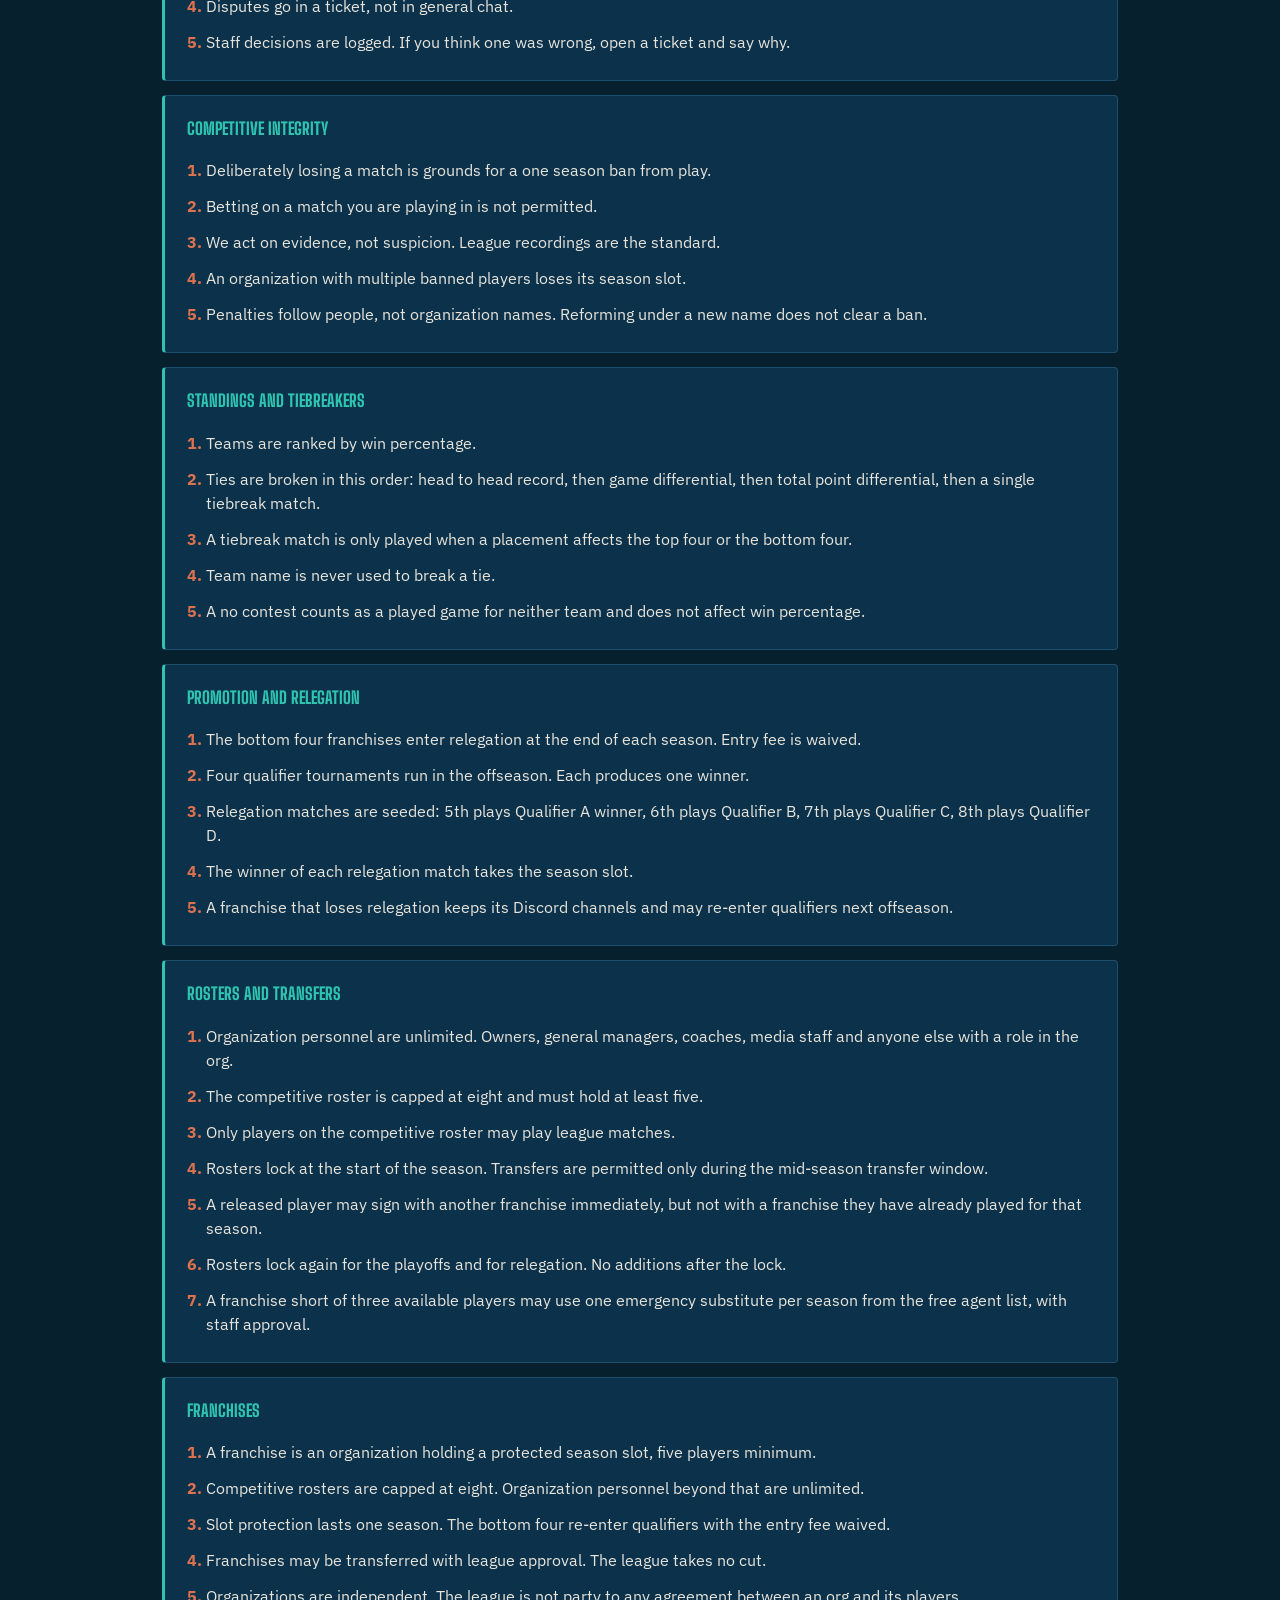
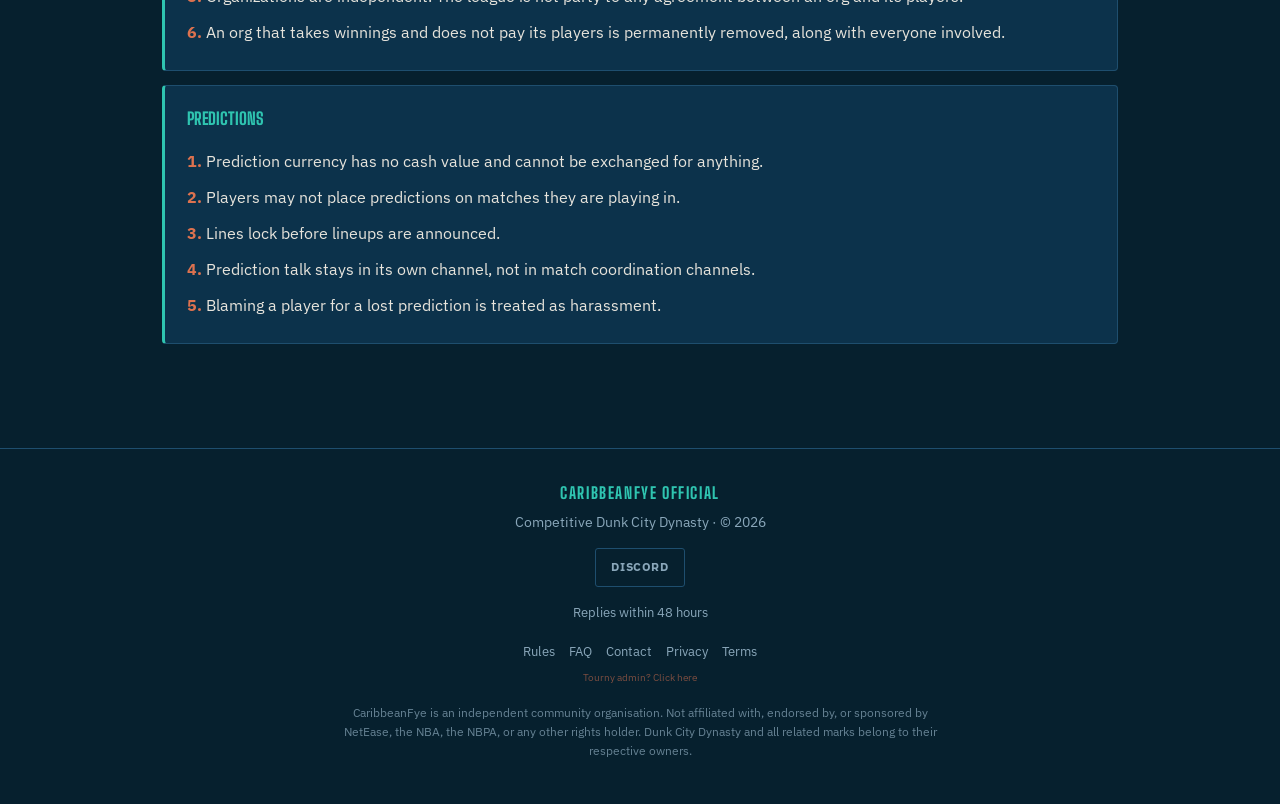
<file: rules.html>
<!DOCTYPE html>
<html lang="en">
<head>
<meta charset="utf-8">
<meta name="viewport" content="width=device-width, initial-scale=1">
<title>Rules - CaribbeanFye Official</title>
<meta name="description" content="The full CaribbeanFye ruleset for tournaments, season play, conduct, and competitive integrity.">
<meta property="og:type" content="website">
<meta property="og:site_name" content="CaribbeanFye Official">
<meta property="og:title" content="Rules - CaribbeanFye">
<meta property="og:description" content="The full ruleset, from eligibility to relegation.">
<meta property="og:url" content="https://rukeios.github.io/CF-Tourny/rules.html">
<meta property="og:image" content="https://rukeios.github.io/CF-Tourny/og-image.jpg">
<meta property="og:image:width" content="1200">
<meta property="og:image:height" content="630">
<meta property="og:image:alt" content="CaribbeanFye Official">
<meta name="twitter:card" content="summary_large_image">
<meta name="twitter:title" content="Rules - CaribbeanFye">
<meta name="twitter:description" content="The full ruleset, from eligibility to relegation.">
<meta name="twitter:image" content="https://rukeios.github.io/CF-Tourny/og-image.jpg">
<meta name="theme-color" content="#06202E">
<link rel="canonical" href="https://rukeios.github.io/CF-Tourny/rules.html">
<link rel="icon" type="image/png" href="[data-uri]">
<link rel="apple-touch-icon" href="[data-uri]">
<link rel="preconnect" href="https://fonts.googleapis.com">
<link rel="preconnect" href="https://fonts.gstatic.com" crossorigin>
<link href="https://fonts.googleapis.com/css2?family=Big+Shoulders+Display:wght@600;700;800&family=IBM+Plex+Sans:wght@400;500;600;700&display=swap" rel="stylesheet">
<link rel="stylesheet" href="css/main.css">
<link rel="stylesheet" href="css/pages.css">
</head>
<body class="page-rules" data-page="inner">
<div class="pagehead"><div class="pagehead-in"><a href="index.html" class="home-link"><img src="[data-uri]" alt="CaribbeanFye Official"></a><h1><span class="accent">Rules</span></h1><p>The full ruleset. Accepting these in Discord is required before you can post.</p></div></div>

<nav><div class="nav-in"></div></nav>

<main>

<div class="note"><strong>Short version:</strong> be 18, one team per player,
winning captain posts the screenshot, fifteen minute no-show clock, and do not
be the reason someone stops playing. Everything below is the detail.</div>
<div id="rules"></div>

</main>

<footer id="site-footer">
  <div class="fl">CaribbeanFye Official</div>
  <div>Competitive Dunk City Dynasty &middot; &copy; <span id="year"></span></div>
</footer>







<script src="js/config.js"></script>
<script src="js/strings.js"></script>
<script src="js/i18n.js"></script>
<script src="js/chrome.js"></script>
<script src="js/main.js"></script>
<script src="js/pages/rules.js"></script>
</body>
</html>
</file>
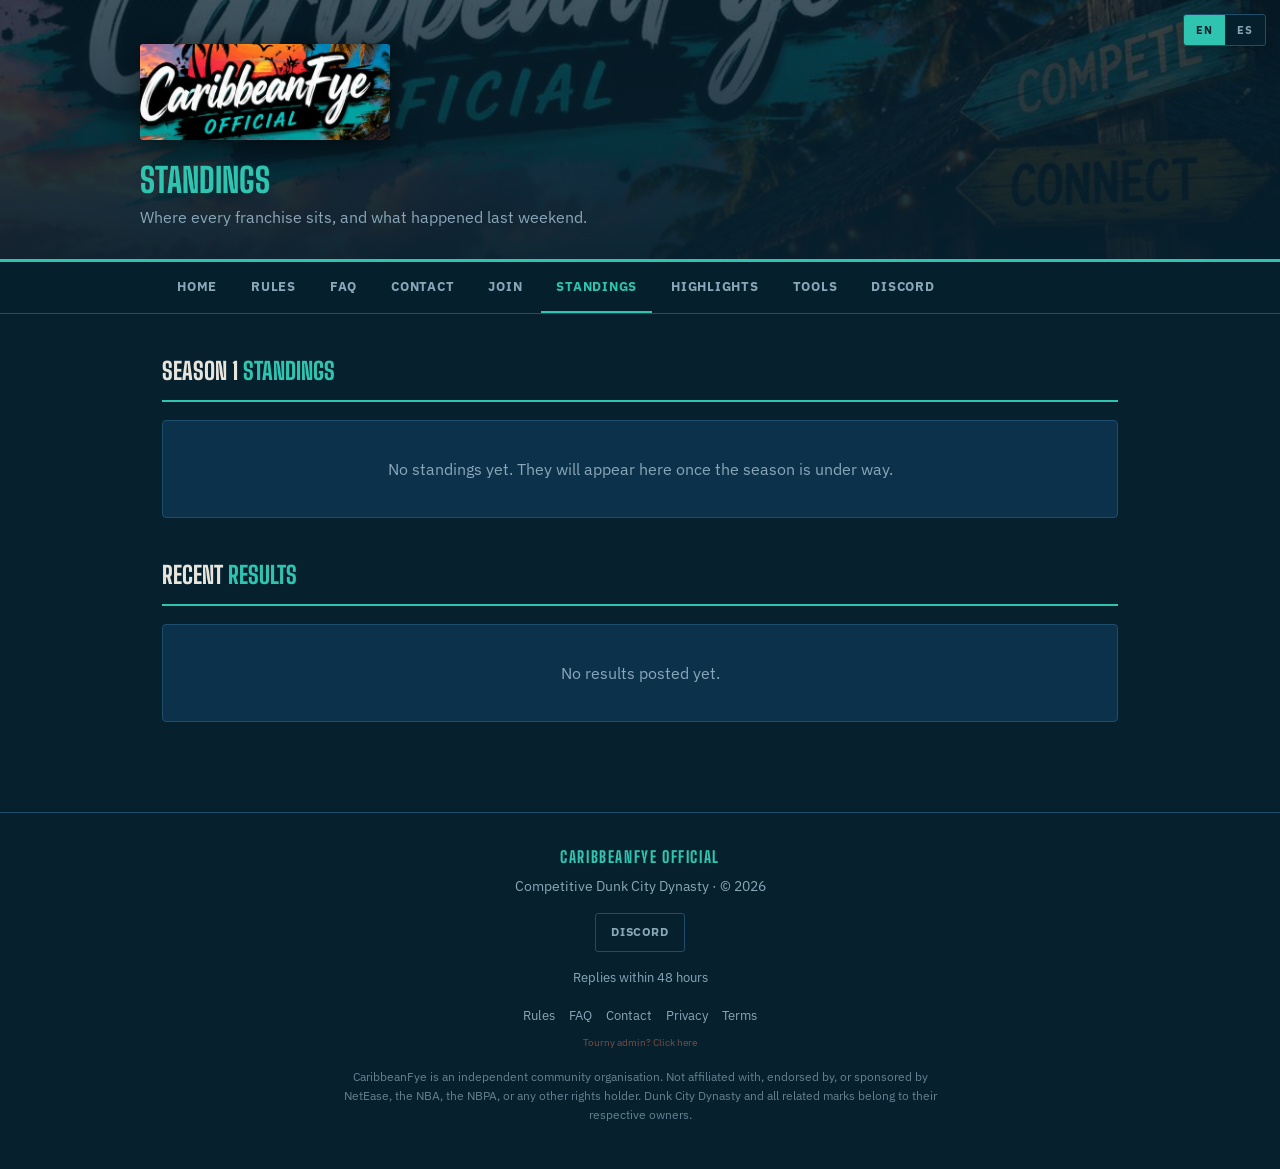
<file: standings.html>
<!DOCTYPE html>
<html lang="en">
<head>
<meta charset="utf-8">
<meta name="viewport" content="width=device-width, initial-scale=1">
<title>Standings - CaribbeanFye Official</title>
<meta name="description" content="Live CaribbeanFye season standings and recent results.">
<meta property="og:type" content="website">
<meta property="og:site_name" content="CaribbeanFye Official">
<meta property="og:title" content="Standings - CaribbeanFye">
<meta property="og:description" content="Where every franchise sits, and what happened last weekend.">
<meta property="og:url" content="https://rukeios.github.io/CF-Tourny/standings.html">
<meta property="og:image" content="https://rukeios.github.io/CF-Tourny/og-image.jpg">
<meta property="og:image:width" content="1200">
<meta property="og:image:height" content="630">
<meta property="og:image:alt" content="CaribbeanFye Official">
<meta name="twitter:card" content="summary_large_image">
<meta name="twitter:title" content="Standings - CaribbeanFye">
<meta name="twitter:description" content="Where every franchise sits, and what happened last weekend.">
<meta name="twitter:image" content="https://rukeios.github.io/CF-Tourny/og-image.jpg">
<meta name="theme-color" content="#06202E">
<link rel="canonical" href="https://rukeios.github.io/CF-Tourny/standings.html">
<link rel="icon" type="image/png" href="[data-uri]">
<link rel="apple-touch-icon" href="[data-uri]">
<link rel="preconnect" href="https://fonts.googleapis.com">
<link rel="preconnect" href="https://fonts.gstatic.com" crossorigin>
<link href="https://fonts.googleapis.com/css2?family=Big+Shoulders+Display:wght@600;700;800&family=IBM+Plex+Sans:wght@400;500;600;700&display=swap" rel="stylesheet">
<link rel="stylesheet" href="css/main.css">
<link rel="stylesheet" href="css/pages.css">
</head>
<body class="page-standings" data-page="inner">
<div class="pagehead"><div class="pagehead-in"><a href="index.html" class="home-link"><img src="[data-uri]" alt="CaribbeanFye Official"></a><h1><span class="accent">Standings</span></h1><p>Where every franchise sits, and what happened last weekend.</p></div></div>

<nav><div class="nav-in"></div></nav>

<main>

<h2><span id="season-label">Season</span> <span class="accent">Standings</span></h2>
<div id="standings"></div>
<div class="legend" id="legend">
  <span class="g">Green</span> is the top four.
  <span class="r">Red</span> is the bottom four, into relegation.
  <br><span class="tiemark">*</span> means a tiebreak match is required.
  Order: win percentage, head to head, point differential, wins.
</div>

<h2>Recent <span class="accent">Results</span></h2>
<div id="results"></div>

</main>

<footer id="site-footer">
  <div class="fl">CaribbeanFye Official</div>
  <div>Competitive Dunk City Dynasty &middot; &copy; <span id="year"></span></div>
</footer>







<script src="js/config.js"></script>
<script src="js/strings.js"></script>
<script src="js/i18n.js"></script>
<script src="js/chrome.js"></script>
<script src="js/main.js"></script>
<script src="js/pages/standings.js"></script>
</body>
</html>
</file>
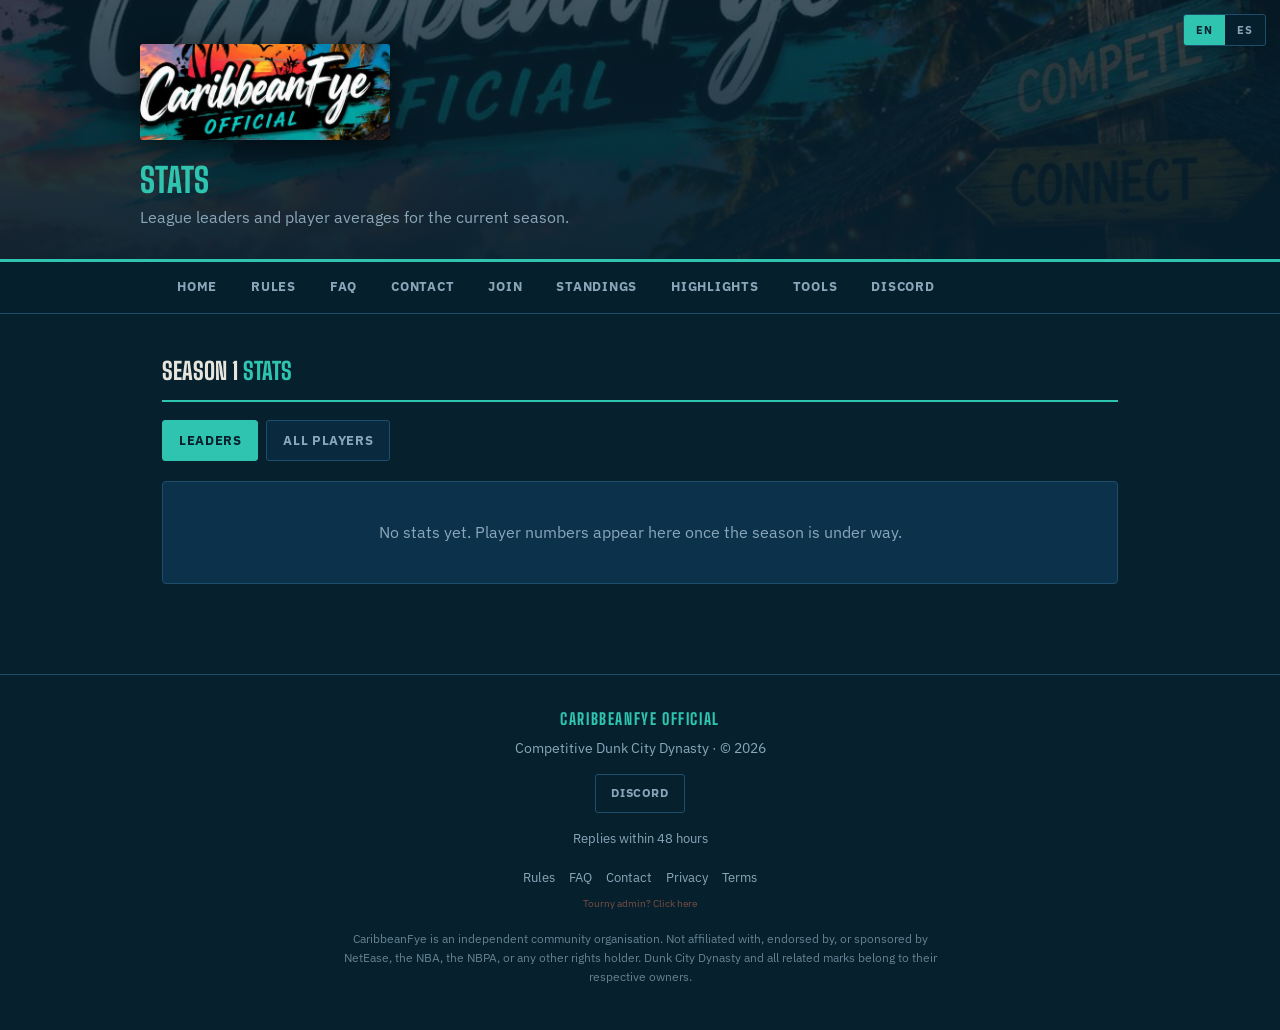
<file: stats.html>
<!DOCTYPE html>
<html lang="en">
<head>
<meta charset="utf-8">
<meta name="viewport" content="width=device-width, initial-scale=1">
<title>Stats - CaribbeanFye Official</title>
<meta name="description" content="CaribbeanFye league leaders and player averages.">
<meta property="og:type" content="website">
<meta property="og:site_name" content="CaribbeanFye Official">
<meta property="og:title" content="Stats - CaribbeanFye">
<meta property="og:description" content="League leaders and player averages for the current season.">
<meta property="og:url" content="https://rukeios.github.io/CF-Tourny/stats.html">
<meta property="og:image" content="https://rukeios.github.io/CF-Tourny/og-image.jpg">
<meta property="og:image:width" content="1200">
<meta property="og:image:height" content="630">
<meta property="og:image:alt" content="CaribbeanFye Official">
<meta name="twitter:card" content="summary_large_image">
<meta name="twitter:title" content="Stats - CaribbeanFye">
<meta name="twitter:description" content="League leaders and player averages for the current season.">
<meta name="twitter:image" content="https://rukeios.github.io/CF-Tourny/og-image.jpg">
<meta name="theme-color" content="#06202E">
<link rel="canonical" href="https://rukeios.github.io/CF-Tourny/stats.html">
<link rel="icon" type="image/png" href="[data-uri]">
<link rel="apple-touch-icon" href="[data-uri]">
<link rel="preconnect" href="https://fonts.googleapis.com">
<link rel="preconnect" href="https://fonts.gstatic.com" crossorigin>
<link href="https://fonts.googleapis.com/css2?family=Big+Shoulders+Display:wght@600;700;800&family=IBM+Plex+Sans:wght@400;500;600;700&display=swap" rel="stylesheet">
<link rel="stylesheet" href="css/main.css">
<link rel="stylesheet" href="css/pages.css">
</head>
<body class="page-stats" data-page="inner">
<div class="pagehead"><div class="pagehead-in"><a href="index.html" class="home-link"><img src="[data-uri]" alt="CaribbeanFye Official"></a><h1><span class="accent">Stats</span></h1><p>League leaders and player averages for the current season.</p></div></div>

<nav><div class="nav-in"></div></nav>

<main>

<h2><span id="season-label">Season</span> <span class="accent">Stats</span></h2>

<div class="tabs">
  <div class="tab on" data-v="leaders" onclick="setView('leaders')">Leaders</div>
  <div class="tab" data-v="table" onclick="setView('table')">All players</div>
</div>

<div class="filt" id="filt">
  <select id="team" onchange="setTeam(this.value)"></select>
</div>

<div id="stats"></div>

</main>

<footer id="site-footer">
  <div class="fl">CaribbeanFye Official</div>
  <div>Competitive Dunk City Dynasty &middot; &copy; <span id="year"></span></div>
</footer>







<script src="js/config.js"></script>
<script src="js/strings.js"></script>
<script src="js/i18n.js"></script>
<script src="js/chrome.js"></script>
<script src="js/main.js"></script>
<script src="js/pages/stats.js"></script>
</body>
</html>
</file>
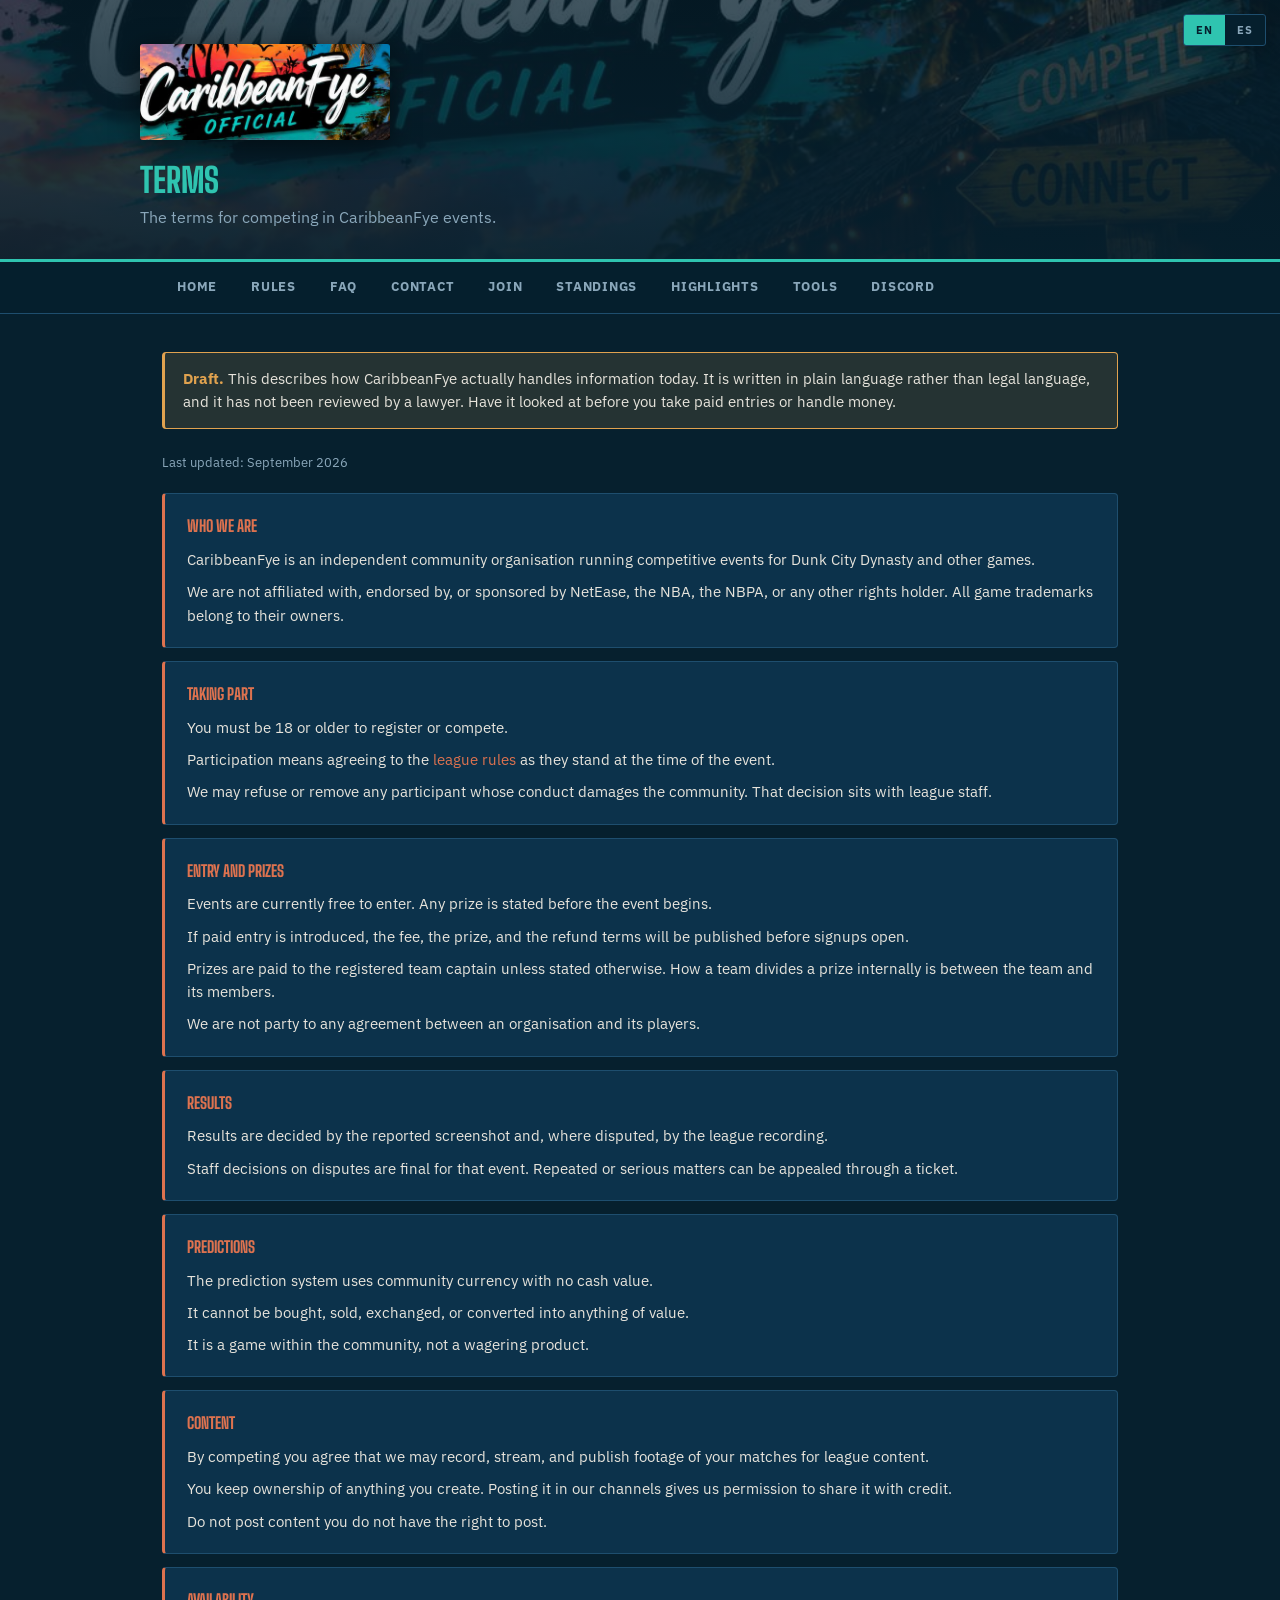
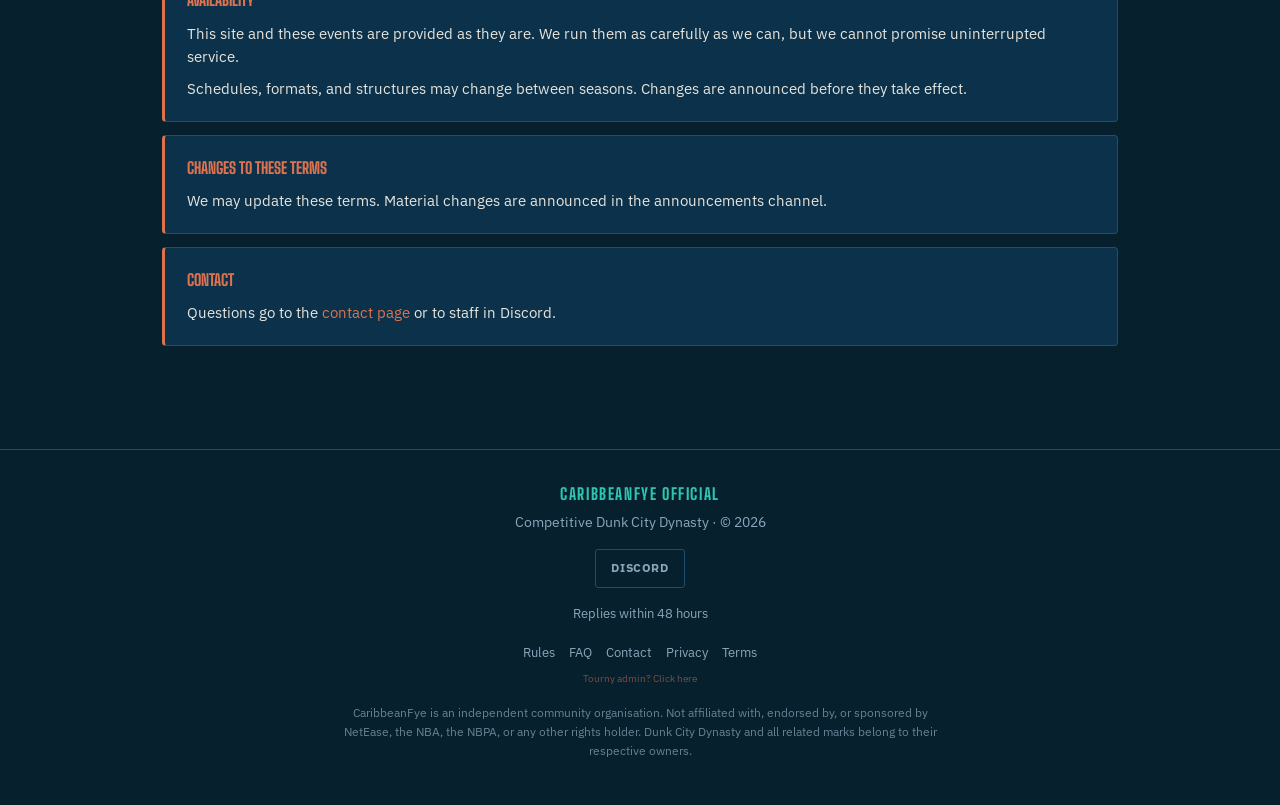
<file: terms.html>
<!DOCTYPE html>
<html lang="en">
<head>
<meta charset="utf-8">
<meta name="viewport" content="width=device-width, initial-scale=1">
<title>Terms - CaribbeanFye Official</title>
<meta name="description" content="Terms for taking part in CaribbeanFye events and using this site.">
<meta property="og:type" content="website">
<meta property="og:site_name" content="CaribbeanFye Official">
<meta property="og:title" content="Terms - CaribbeanFye">
<meta property="og:description" content="Terms for taking part in CaribbeanFye events.">
<meta property="og:url" content="https://rukeios.github.io/CF-Tourny/terms.html">
<meta property="og:image" content="https://rukeios.github.io/CF-Tourny/og-image.jpg">
<meta property="og:image:width" content="1200">
<meta property="og:image:height" content="630">
<meta property="og:image:alt" content="CaribbeanFye Official">
<meta name="twitter:card" content="summary_large_image">
<meta name="twitter:title" content="Terms - CaribbeanFye">
<meta name="twitter:description" content="Terms for taking part in CaribbeanFye events.">
<meta name="twitter:image" content="https://rukeios.github.io/CF-Tourny/og-image.jpg">
<meta name="theme-color" content="#06202E">
<link rel="canonical" href="https://rukeios.github.io/CF-Tourny/terms.html">
<link rel="icon" type="image/png" href="[data-uri]">
<link rel="preconnect" href="https://fonts.googleapis.com">
<link rel="preconnect" href="https://fonts.gstatic.com" crossorigin>
<link href="https://fonts.googleapis.com/css2?family=Big+Shoulders+Display:wght@600;700;800&family=IBM+Plex+Sans:wght@400;500;600;700&display=swap" rel="stylesheet">
<link rel="stylesheet" href="css/main.css">
<link rel="stylesheet" href="css/pages.css">
</head>
<body class="page-terms" data-page="inner">
<div class="pagehead"><div class="pagehead-in"><a href="index.html" class="home-link"><img src="[data-uri]" alt="CaribbeanFye Official"></a><h1><span class="accent">Terms</span></h1><p>The terms for competing in CaribbeanFye events.</p></div></div>

<nav><div class="nav-in"></div></nav>

<main>

<div class="draft"><strong>Draft.</strong> This describes how CaribbeanFye
actually handles information today. It is written in plain language rather than
legal language, and it has not been reviewed by a lawyer. Have it looked at
before you take paid entries or handle money.</div>
<div class="updated" id="updated"></div>
<div id="body"></div>

</main>

<footer id="site-footer">
  <div class="fl">CaribbeanFye Official</div>
  <div>Competitive Dunk City Dynasty &middot; &copy; <span id="year"></span></div>
</footer>







<script src="js/config.js"></script>
<script src="js/strings.js"></script>
<script src="js/i18n.js"></script>
<script src="js/chrome.js"></script>
<script src="js/main.js"></script>
<script src="js/pages/terms.js"></script>
</body>
</html>
</file>
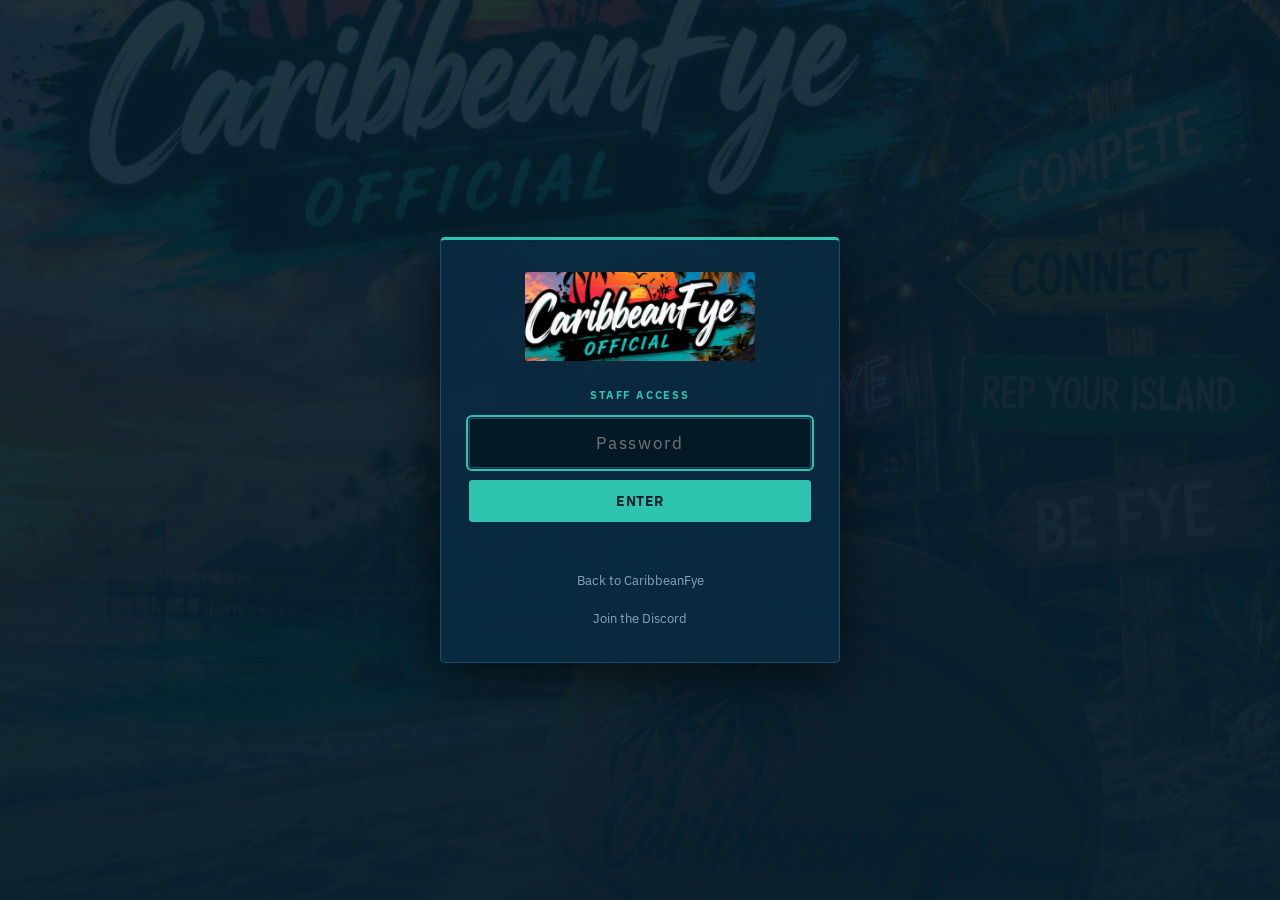
<file: admin/bracket.html>
<!DOCTYPE html>
<html lang="en">
<head>
<meta charset="utf-8">
<meta name="viewport" content="width=device-width, initial-scale=1">
<title>CaribbeanFye Bracket Generator</title>
<link rel="icon" type="image/png" href="[data-uri]">
<link rel="apple-touch-icon" href="[data-uri]">
<link rel="preconnect" href="https://fonts.googleapis.com">
<link rel="preconnect" href="https://fonts.gstatic.com" crossorigin>
<link href="https://fonts.googleapis.com/css2?family=Big+Shoulders+Display:wght@600;700;800&family=IBM+Plex+Sans:wght@400;500;600;700&display=swap" rel="stylesheet">
<link rel="stylesheet" href="../css/main.css">
<link rel="stylesheet" href="../css/pages.css">
</head>
<body class="page-admin-bracket">

<div id="gate">
  <div class="box">
    <a href="../index.html" class="home-link"><img src="[data-uri]" alt="CaribbeanFye Official"></a>
    <div class="lbl">Staff Access</div>
    <input type="password" id="gate-pw" placeholder="Password"
           autocomplete="off" onkeydown="if(event.key==='Enter')tryUnlock()">
    <button class="go" onclick="tryUnlock()">Enter</button>
    <div class="err" id="gate-err"></div>
    <a class="back" href="../index.html">Back to CaribbeanFye</a><br><a class="back" href="https://discord.gg/n3gy2gXWgk" target="_blank" rel="noopener">Join the Discord</a>
  </div>
</div>

<div id="app-shell" class="hidden">
<div class="wrap">

  <header>
    <a href="../index.html" class="home-link"><img class="logo" src="[data-uri]" alt="CaribbeanFye Official"></a>
    <div class="sub">Bracket Generator</div>
    <p>Brackets, round robin, and full season schedules.</p>
  </header>

  <div class="tabs">
    <div class="tab on" data-m="bracket" onclick="setMode('bracket')">Bracket</div>
    <div class="tab" data-m="rr" onclick="setMode('rr')">Round Robin</div>
    <div class="tab" data-m="season" onclick="setMode('season')">Season Schedule</div>
  </div>

  <!-- BRACKET SETUP -->
  <div class="panel" id="setup-bracket">
    <h2>Single Elimination</h2>
    <p class="hint">One team per line, in seed order if seeding by rank. Any number works, byes fill the gaps.</p>
    <textarea id="teams-bracket" placeholder="Team one&#10;Team two&#10;Team three&#10;Team four"></textarea>
    <div class="controls">
      <div class="field">
        <label for="seeding">Seeding</label>
        <select id="seeding">
          <option value="standard">Standard (1v8, 2v7...)</option>
          <option value="random">Random draw</option>
          <option value="order">As entered</option>
        </select>
      </div>
      <button class="go" onclick="buildBracket()">Build bracket</button>
    </div>
  </div>

  <!-- ROUND ROBIN SETUP -->
  <div class="panel" id="setup-rr" style="display:none">
    <h2>Round Robin</h2>
    <p class="hint">Everyone plays everyone. Click a team in a fixture to mark them the winner; standings update as you go.</p>
    <textarea id="teams-rr" placeholder="Team one&#10;Team two&#10;Team three&#10;Team four"></textarea>
    <div class="controls">
      <div class="field">
        <label for="meetings">Times each pair meets</label>
        <select id="meetings">
          <option value="1">Single (once)</option>
          <option value="2" selected>Double (twice)</option>
          <option value="3">Triple</option>
          <option value="4">Quadruple</option>
        </select>
      </div>
      <button class="go" onclick="buildRR()">Build fixtures</button>
    </div>
  </div>

  <!-- SEASON SETUP -->
  <div class="panel" id="setup-season" style="display:none">
    <h2>Season Schedule</h2>
    <p class="hint">Lays the full fixture list across weekends, split into Friday and Saturday nights.</p>
    <textarea id="teams-season" placeholder="Team one&#10;Team two&#10;Team three&#10;Team four"></textarea>
    <div class="controls">
      <div class="field">
        <label for="s-meetings">Times each pair meets</label>
        <select id="s-meetings">
          <option value="1">Single</option>
          <option value="2" selected>Double</option>
          <option value="3">Triple</option>
          <option value="4">Quadruple</option>
        </select>
      </div>
      <div class="field">
        <label for="s-games">Games per team, per weekend</label>
        <input type="number" id="s-games" value="4" min="1" max="10">
      </div>
      <div class="field">
        <label for="s-date">First Friday (optional)</label>
        <input type="text" id="s-date" placeholder="2026-09-11">
      </div>
      <button class="go" onclick="buildSeason()">Build season</button>
    </div>
  </div>

  
  <textarea id="out" readonly></textarea>

  <div id="output">
    <div class="empty-state">Nothing built yet. Add your teams above.</div>
  </div>

</div>

</div>



<script src="../js/config.js"></script>
<script src="../js/main.js"></script>
<script src="../js/pages/admin.js"></script>
</body>
</html>
</file>
<file: css/main.css>
:root{
  --deep:#06202E; --water:rgba(10,43,66,.90); --raised:rgba(14,52,78,.92);
  --line:#1E4E6E; --teal:#2FC4B0; --teal-dim:#1E8C7E; --coral:#DD724F;
  --gold:#E0A24F; --hot:#E05A4A; --sky:#9DC4D4;
  --sand:#E7E4DC; --muted:#8AA7BA;
}
*{box-sizing:border-box;margin:0;padding:0}
html{background:var(--deep);scroll-behavior:smooth}
body{color:var(--sand);font-family:'IBM Plex Sans',system-ui,sans-serif;font-size:16px;line-height:1.55;min-height:100vh}
a{color:inherit;text-decoration:none}
footer .social{display:flex;gap:9px;justify-content:center;flex-wrap:wrap;margin:16px 0 14px}
footer .social a{display:inline-flex;align-items:center;gap:7px;font-size:12px;font-weight:700;letter-spacing:.05em;text-transform:uppercase;padding:9px 15px;border:1px solid var(--line);border-radius:3px;color:var(--muted);transition:.15s}
footer .social a:hover{border-color:var(--teal);color:var(--teal)}
footer .contact{margin:14px 0 10px;font-size:14px;line-height:1.9}
footer .contact a{color:var(--coral)} footer .contact .biz{color:var(--sand);font-weight:600}
footer .legal{margin-top:16px;font-size:12.5px} footer .legal a{color:var(--muted);margin:0 7px} footer .legal a:hover{color:var(--teal)}
footer .admin-entry{margin-top:9px;font-size:10px;opacity:.55} footer .admin-entry a{color:var(--muted)} footer .admin-entry a:hover{color:var(--teal)}
footer .disc{margin-top:18px;font-size:11.5px;color:var(--muted);opacity:.72;max-width:620px;margin-left:auto;margin-right:auto;line-height:1.65}
.langtog{position:fixed;top:14px;right:14px;z-index:100;display:flex;gap:0;border:1px solid var(--line);border-radius:3px;overflow:hidden;background:rgba(6,32,46,.96);box-shadow:0 4px 18px rgba(0,0,0,.28)}
.langtog button{font-family:'IBM Plex Sans',sans-serif;font-size:11px;font-weight:700;letter-spacing:.09em;padding:8px 12px;border:none;cursor:pointer;background:transparent;color:var(--muted);transition:.14s}
.langtog button:hover{color:var(--teal)} .langtog button.on{background:var(--teal);color:#06202E}
.nav-in{align-items:center}
</file>
<file: css/pages.css>
/* Page-specific styles. Rules are scoped so shared assets can serve every page. */

/* 404 */

  .page-404 *{box-sizing:border-box;margin:0;padding:0}
  .page-404{color:var(--sand);font-family:'IBM Plex Sans',system-ui,sans-serif;
       font-size:16px;line-height:1.55;min-height:100vh}
  .page-404 a{color:inherit;text-decoration:none}

  .page-404 .pagehead{
    padding:44px 22px 30px;
    background-image:
      linear-gradient(rgba(6,32,46,.76), rgba(6,32,46,.95)),
      url("../img/bg.jpg");
    background-size:cover;background-position:center 30%;
    border-bottom:3px solid var(--teal);
  }
  .page-404 .pagehead-in{max-width:1000px;margin:0 auto}
  .page-404 .home-link{display:inline-block;line-height:0}
  .page-404 .home-link img{transition:transform .15s, box-shadow .15s}
  .page-404 .home-link:hover img{transform:translateY(-2px);box-shadow:0 10px 40px rgba(47,196,176,.30)}
  .page-404 .pagehead img{width:100%;max-width:250px;height:auto;
                border-radius:3px;margin-bottom:16px;
                box-shadow:0 6px 28px rgba(0,0,0,.55)}
  .page-404 .pagehead h1{font-family:'Big Shoulders Display',sans-serif;font-weight:800;font-size:34px;
               text-transform:uppercase;line-height:1.03}
  .page-404 .pagehead h1 .accent{color:var(--teal)}
  .page-404 .pagehead p{color:var(--muted);font-size:15.5px;margin-top:7px;max-width:600px}

  .page-404 nav{position:sticky;top:0;z-index:20;
      background:rgba(6,32,46,.96);backdrop-filter:blur(8px);
      border-bottom:1px solid var(--line)}
  .page-404 .nav-in{max-width:1000px;margin:0 auto;padding:0 22px;
          display:flex;gap:4px;overflow-x:auto}
  .page-404 nav a{font-size:12.5px;font-weight:700;letter-spacing:.06em;
        text-transform:uppercase;color:var(--muted);padding:15px;
        white-space:nowrap;border-bottom:2px solid transparent}
  .page-404 nav a:hover, .page-404 nav a.here{color:var(--teal);border-bottom-color:var(--teal)}

  .page-404 main{max-width:1000px;margin:0 auto;padding:38px 22px 90px}
  .page-404 h2{font-family:'Big Shoulders Display',sans-serif;font-weight:800;font-size:24px;text-transform:uppercase;
     padding-bottom:10px;border-bottom:2px solid var(--teal);
     margin:38px 0 18px}
  .page-404 h2:first-child{margin-top:0}
  .page-404 h2 .accent{color:var(--teal)}

  .page-404 footer{border-top:1px solid var(--line);padding:32px 22px 44px;
         text-align:center;color:var(--muted);font-size:13.5px}
  
  .page-404 footer .social{display:flex;gap:9px;justify-content:center;
    flex-wrap:wrap;margin:16px 0 14px}
  .page-404 footer .social a{
    display:inline-flex;align-items:center;gap:7px;
    font-size:12px;font-weight:700;letter-spacing:.05em;
    text-transform:uppercase;padding:9px 15px;
    border:1px solid var(--line);border-radius:3px;
    color:var(--muted);transition:.15s;
  }
  .page-404 footer .social a:hover{border-color:var(--teal);color:var(--teal)}
  .page-404 footer .contact{margin:14px 0 10px;font-size:14px;line-height:1.9}
  .page-404 footer .contact a{color:var(--coral)}
  .page-404 footer .contact .biz{color:var(--sand);font-weight:600}
  .page-404 footer .legal{margin-top:16px;font-size:12.5px}
  .page-404 footer .legal a{color:var(--muted);margin:0 7px}
  .page-404 footer .legal a:hover{color:var(--teal)}
  .page-404 footer .disc{margin-top:18px;font-size:11.5px;color:var(--muted);
    opacity:.72;max-width:620px;margin-left:auto;margin-right:auto;
    line-height:1.65}
  .page-404 footer .fl{color:var(--teal);font-family:'Big Shoulders Display',sans-serif;font-weight:800;font-size:16px;
             letter-spacing:.1em;text-transform:uppercase;margin-bottom:6px}
  .page-404 footer a{color:var(--coral)}

  @media (max-width:640px){
    .page-404 .pagehead h1{font-size:25px}
    .page-404 h2{font-size:20px}
    .page-404 main{padding:30px 18px 70px}
  }

  .page-404 .search{width:100%;padding:13px 15px;font-size:16px;margin-bottom:22px;
    background:rgba(4,24,36,.85);border:1px solid var(--line);
    border-radius:3px;color:var(--sand);font-family:'IBM Plex Sans',sans-serif}
  .page-404 .search:focus{outline:2px solid var(--teal);outline-offset:1px}
  .page-404 .qa{background:var(--raised);border:1px solid var(--line);
      border-radius:4px;margin-bottom:9px;overflow:hidden}
  .page-404 .qa .q{padding:16px 18px;cursor:pointer;font-weight:600;font-size:16px;
         display:flex;justify-content:space-between;gap:14px;align-items:center}
  .page-404 .qa .q:hover{background:rgba(20,66,96,.6);color:var(--teal)}
  .page-404 .qa .q .mk{color:var(--teal);font-size:20px;line-height:1;flex-shrink:0}
  .page-404 .qa .a{padding:0 18px;max-height:0;overflow:hidden;
         transition:max-height .22s ease, padding .22s ease;
         color:var(--muted);font-size:15px;border-top:0 solid var(--line)}
  .page-404 .qa.open .a{padding:2px 18px 17px;max-height:600px;border-top-width:1px}
  .page-404 .qa.open .q{color:var(--teal)}
  .page-404 .cat{font-family:'Big Shoulders Display',sans-serif;font-weight:800;font-size:15px;letter-spacing:.09em;
       text-transform:uppercase;color:var(--coral);margin:26px 0 11px}
  .page-404 .cat:first-of-type{margin-top:0}
  .page-404 .none{color:var(--muted);padding:30px 0;text-align:center;display:none}

/* contact */

  .page-contact *{box-sizing:border-box;margin:0;padding:0}
  .page-contact{color:var(--sand);font-family:'IBM Plex Sans',system-ui,sans-serif;
       font-size:16px;line-height:1.55;min-height:100vh}
  .page-contact a{color:inherit;text-decoration:none}

  .page-contact .pagehead{
    padding:44px 22px 30px;
    background-image:
      linear-gradient(rgba(6,32,46,.76), rgba(6,32,46,.95)),
      url("../img/bg.jpg");
    background-size:cover;background-position:center 30%;
    border-bottom:3px solid var(--teal);
  }
  .page-contact .pagehead-in{max-width:1000px;margin:0 auto}
  .page-contact .pagehead img{width:100%;max-width:250px;height:auto;
                border-radius:3px;margin-bottom:16px;
                box-shadow:0 6px 28px rgba(0,0,0,.55)}
  .page-contact .pagehead h1{font-family:'Big Shoulders Display',sans-serif;font-weight:800;font-size:34px;
               text-transform:uppercase;line-height:1.03}
  .page-contact .pagehead h1 .accent{color:var(--teal)}
  .page-contact .pagehead p{color:var(--muted);font-size:15.5px;margin-top:7px;max-width:600px}

  .page-contact nav{position:sticky;top:0;z-index:20;
      background:rgba(6,32,46,.96);backdrop-filter:blur(8px);
      border-bottom:1px solid var(--line)}
  .page-contact .nav-in{max-width:1000px;margin:0 auto;padding:0 22px;
          display:flex;gap:4px;overflow-x:auto}
  .page-contact nav a{font-size:12.5px;font-weight:700;letter-spacing:.06em;
        text-transform:uppercase;color:var(--muted);padding:15px;
        white-space:nowrap;border-bottom:2px solid transparent}
  .page-contact nav a:hover, .page-contact nav a.here{color:var(--teal);border-bottom-color:var(--teal)}

  .page-contact main{max-width:1000px;margin:0 auto;padding:38px 22px 90px}
  .page-contact h2{font-family:'Big Shoulders Display',sans-serif;font-weight:800;font-size:24px;text-transform:uppercase;
     padding-bottom:10px;border-bottom:2px solid var(--teal);
     margin:38px 0 18px}
  .page-contact h2:first-child{margin-top:0}
  .page-contact h2 .accent{color:var(--teal)}

  .page-contact footer{border-top:1px solid var(--line);padding:32px 22px 44px;
         text-align:center;color:var(--muted);font-size:13.5px}
  .page-contact footer .fl{color:var(--teal);font-family:'Big Shoulders Display',sans-serif;font-weight:800;font-size:16px;
             letter-spacing:.1em;text-transform:uppercase;margin-bottom:6px}
  .page-contact footer a{color:var(--coral)}

  @media (max-width:640px){
    .page-contact .pagehead h1{font-size:25px}
    .page-contact h2{font-size:20px}
    .page-contact main{padding:30px 18px 70px}
  }
  .page-contact footer .social{display:flex;gap:9px;justify-content:center;
    flex-wrap:wrap;margin:16px 0 14px}
  .page-contact footer .social a{
    display:inline-flex;align-items:center;gap:7px;
    font-size:12px;font-weight:700;letter-spacing:.05em;
    text-transform:uppercase;padding:9px 15px;
    border:1px solid var(--line);border-radius:3px;
    color:var(--muted);transition:.15s;
  }
  .page-contact footer .social a:hover{border-color:var(--teal);color:var(--teal)}
  .page-contact footer .contact{margin:14px 0 10px;font-size:14px;line-height:1.9}
  .page-contact footer .contact a{color:var(--coral)}
  .page-contact footer .contact .biz{color:var(--sand);font-weight:600}
  .page-contact footer .legal{margin-top:16px;font-size:12.5px}
  .page-contact footer .legal a{color:var(--muted);margin:0 7px}
  .page-contact footer .legal a:hover{color:var(--teal)}
  .page-contact footer .disc{margin-top:18px;font-size:11.5px;color:var(--muted);
    opacity:.72;max-width:620px;margin-left:auto;margin-right:auto;
    line-height:1.65}

  .page-contact .cbox{background:var(--raised);border:1px solid var(--line);
    border-left:3px solid var(--teal);border-radius:4px;
    padding:22px 24px;margin-bottom:14px}
  .page-contact .cbox h3{font-family:'Big Shoulders Display',sans-serif;font-weight:800;font-size:17px;
    text-transform:uppercase;color:var(--teal);margin-bottom:8px}
  .page-contact .cbox p{color:var(--muted);font-size:15px;margin-bottom:10px}
  .page-contact .cbox a.big{display:inline-block;font-size:17px;color:var(--coral);
    font-weight:600;margin-bottom:4px}
  .page-contact .cbox .none{color:var(--muted);font-style:italic;font-size:14.5px}
  .page-contact .cards{display:grid;gap:14px;
    grid-template-columns:repeat(auto-fit,minmax(268px,1fr))}
  .page-contact .biz-table{width:100%;border-collapse:collapse;background:var(--raised);
    border:1px solid var(--line);border-radius:4px;overflow:hidden}
  .page-contact .biz-table td{padding:12px;border-bottom:1px solid rgba(30,78,110,.5);
    font-size:15px}
  .page-contact .biz-table td:first-child{color:var(--muted);width:170px;
    font-size:12px;letter-spacing:.07em;text-transform:uppercase;
    font-weight:700}
  .page-contact .biz-table tr:last-child td{border-bottom:none}

  .page-contact .nav-in{align-items:center}


/* faq */

  .page-faq *{box-sizing:border-box;margin:0;padding:0}
  .page-faq{color:var(--sand);font-family:'IBM Plex Sans',system-ui,sans-serif;
       font-size:16px;line-height:1.55;min-height:100vh}
  .page-faq a{color:inherit;text-decoration:none}

  .page-faq .pagehead{
    padding:44px 22px 30px;
    background-image:
      linear-gradient(rgba(6,32,46,.76), rgba(6,32,46,.95)),
      url("../img/bg.jpg");
    background-size:cover;background-position:center 30%;
    border-bottom:3px solid var(--teal);
  }
  .page-faq .pagehead-in{max-width:1000px;margin:0 auto}
  .page-faq .home-link{display:inline-block;line-height:0}
  .page-faq .home-link img{transition:transform .15s, box-shadow .15s}
  .page-faq .home-link:hover img{transform:translateY(-2px);box-shadow:0 10px 40px rgba(47,196,176,.30)}
  .page-faq .pagehead img{width:100%;max-width:250px;height:auto;
                border-radius:3px;margin-bottom:16px;
                box-shadow:0 6px 28px rgba(0,0,0,.55)}
  .page-faq .pagehead h1{font-family:'Big Shoulders Display',sans-serif;font-weight:800;font-size:34px;
               text-transform:uppercase;line-height:1.03}
  .page-faq .pagehead h1 .accent{color:var(--teal)}
  .page-faq .pagehead p{color:var(--muted);font-size:15.5px;margin-top:7px;max-width:600px}

  .page-faq nav{position:sticky;top:0;z-index:20;
      background:rgba(6,32,46,.96);backdrop-filter:blur(8px);
      border-bottom:1px solid var(--line)}
  .page-faq .nav-in{max-width:1000px;margin:0 auto;padding:0 22px;
          display:flex;gap:4px;overflow-x:auto}
  .page-faq nav a{font-size:12.5px;font-weight:700;letter-spacing:.06em;
        text-transform:uppercase;color:var(--muted);padding:15px;
        white-space:nowrap;border-bottom:2px solid transparent}
  .page-faq nav a:hover, .page-faq nav a.here{color:var(--teal);border-bottom-color:var(--teal)}

  .page-faq main{max-width:1000px;margin:0 auto;padding:38px 22px 90px}
  .page-faq h2{font-family:'Big Shoulders Display',sans-serif;font-weight:800;font-size:24px;text-transform:uppercase;
     padding-bottom:10px;border-bottom:2px solid var(--teal);
     margin:38px 0 18px}
  .page-faq h2:first-child{margin-top:0}
  .page-faq h2 .accent{color:var(--teal)}

  .page-faq footer{border-top:1px solid var(--line);padding:32px 22px 44px;
         text-align:center;color:var(--muted);font-size:13.5px}
  
  .page-faq footer .social{display:flex;gap:9px;justify-content:center;
    flex-wrap:wrap;margin:16px 0 14px}
  .page-faq footer .social a{
    display:inline-flex;align-items:center;gap:7px;
    font-size:12px;font-weight:700;letter-spacing:.05em;
    text-transform:uppercase;padding:9px 15px;
    border:1px solid var(--line);border-radius:3px;
    color:var(--muted);transition:.15s;
  }
  .page-faq footer .social a:hover{border-color:var(--teal);color:var(--teal)}
  .page-faq footer .contact{margin:14px 0 10px;font-size:14px;line-height:1.9}
  .page-faq footer .contact a{color:var(--coral)}
  .page-faq footer .contact .biz{color:var(--sand);font-weight:600}
  .page-faq footer .legal{margin-top:16px;font-size:12.5px}
  .page-faq footer .legal a{color:var(--muted);margin:0 7px}
  .page-faq footer .legal a:hover{color:var(--teal)}
  .page-faq footer .disc{margin-top:18px;font-size:11.5px;color:var(--muted);
    opacity:.72;max-width:620px;margin-left:auto;margin-right:auto;
    line-height:1.65}
  .page-faq footer .fl{color:var(--teal);font-family:'Big Shoulders Display',sans-serif;font-weight:800;font-size:16px;
             letter-spacing:.1em;text-transform:uppercase;margin-bottom:6px}
  .page-faq footer a{color:var(--coral)}

  @media (max-width:640px){
    .page-faq .pagehead h1{font-size:25px}
    .page-faq h2{font-size:20px}
    .page-faq main{padding:30px 18px 70px}
  }

  .page-faq .search{width:100%;padding:13px 15px;font-size:16px;margin-bottom:22px;
    background:rgba(4,24,36,.85);border:1px solid var(--line);
    border-radius:3px;color:var(--sand);font-family:'IBM Plex Sans',sans-serif}
  .page-faq .search:focus{outline:2px solid var(--teal);outline-offset:1px}
  .page-faq .qa{background:var(--raised);border:1px solid var(--line);
      border-radius:4px;margin-bottom:9px;overflow:hidden}
  .page-faq .qa .q{padding:16px 18px;cursor:pointer;font-weight:600;font-size:16px;
         display:flex;justify-content:space-between;gap:14px;align-items:center}
  .page-faq .qa .q:hover{background:rgba(20,66,96,.6);color:var(--teal)}
  .page-faq .qa .q .mk{color:var(--teal);font-size:20px;line-height:1;flex-shrink:0}
  .page-faq .qa .a{padding:0 18px;max-height:0;overflow:hidden;
         transition:max-height .22s ease, padding .22s ease;
         color:var(--muted);font-size:15px;border-top:0 solid var(--line)}
  .page-faq .qa.open .a{padding:2px 18px 17px;max-height:600px;border-top-width:1px}
  .page-faq .qa.open .q{color:var(--teal)}
  .page-faq .cat{font-family:'Big Shoulders Display',sans-serif;font-weight:800;font-size:15px;letter-spacing:.09em;
       text-transform:uppercase;color:var(--coral);margin:26px 0 11px}
  .page-faq .cat:first-of-type{margin-top:0}
  .page-faq .none{color:var(--muted);padding:30px 0;text-align:center;display:none}

  .page-faq .nav-in{align-items:center}


/* highlights */

  .page-highlights *{box-sizing:border-box;margin:0;padding:0}
  .page-highlights{color:var(--sand);font-family:'IBM Plex Sans',system-ui,sans-serif;
       font-size:16px;line-height:1.55;min-height:100vh}
  .page-highlights a{color:inherit;text-decoration:none}

  .page-highlights .pagehead{
    padding:44px 22px 30px;
    background-image:
      linear-gradient(rgba(6,32,46,.76), rgba(6,32,46,.95)),
      url("../img/bg.jpg");
    background-size:cover;background-position:center 30%;
    border-bottom:3px solid var(--teal);
  }
  .page-highlights .pagehead-in{max-width:1000px;margin:0 auto}
  .page-highlights .pagehead img{width:100%;max-width:250px;height:auto;
                border-radius:3px;margin-bottom:16px;
                box-shadow:0 6px 28px rgba(0,0,0,.55)}
  .page-highlights .pagehead h1{font-family:'Big Shoulders Display',sans-serif;font-weight:800;font-size:34px;
               text-transform:uppercase;line-height:1.03}
  .page-highlights .pagehead h1 .accent{color:var(--teal)}
  .page-highlights .pagehead p{color:var(--muted);font-size:15.5px;margin-top:7px;max-width:600px}

  .page-highlights nav{position:sticky;top:0;z-index:20;
      background:rgba(6,32,46,.96);backdrop-filter:blur(8px);
      border-bottom:1px solid var(--line)}
  .page-highlights .nav-in{max-width:1000px;margin:0 auto;padding:0 22px;
          display:flex;gap:4px;overflow-x:auto}
  .page-highlights nav a{font-size:12.5px;font-weight:700;letter-spacing:.06em;
        text-transform:uppercase;color:var(--muted);padding:15px;
        white-space:nowrap;border-bottom:2px solid transparent}
  .page-highlights nav a:hover, .page-highlights nav a.here{color:var(--teal);border-bottom-color:var(--teal)}

  .page-highlights main{max-width:1000px;margin:0 auto;padding:38px 22px 90px}
  .page-highlights h2{font-family:'Big Shoulders Display',sans-serif;font-weight:800;font-size:24px;text-transform:uppercase;
     padding-bottom:10px;border-bottom:2px solid var(--teal);
     margin:38px 0 18px}
  .page-highlights h2:first-child{margin-top:0}
  .page-highlights h2 .accent{color:var(--teal)}

  .page-highlights footer{border-top:1px solid var(--line);padding:32px 22px 44px;
         text-align:center;color:var(--muted);font-size:13.5px}
  .page-highlights footer .fl{color:var(--teal);font-family:'Big Shoulders Display',sans-serif;font-weight:800;font-size:16px;
             letter-spacing:.1em;text-transform:uppercase;margin-bottom:6px}
  .page-highlights footer a{color:var(--coral)}

  @media (max-width:640px){
    .page-highlights .pagehead h1{font-size:25px}
    .page-highlights h2{font-size:20px}
    .page-highlights main{padding:30px 18px 70px}
  }
  .page-highlights footer .social{display:flex;gap:9px;justify-content:center;
    flex-wrap:wrap;margin:16px 0 14px}
  .page-highlights footer .social a{
    display:inline-flex;align-items:center;gap:7px;
    font-size:12px;font-weight:700;letter-spacing:.05em;
    text-transform:uppercase;padding:9px 15px;
    border:1px solid var(--line);border-radius:3px;
    color:var(--muted);transition:.15s;
  }
  .page-highlights footer .social a:hover{border-color:var(--teal);color:var(--teal)}
  .page-highlights footer .contact{margin:14px 0 10px;font-size:14px;line-height:1.9}
  .page-highlights footer .contact a{color:var(--coral)}
  .page-highlights footer .contact .biz{color:var(--sand);font-weight:600}
  .page-highlights footer .legal{margin-top:16px;font-size:12.5px}
  .page-highlights footer .legal a{color:var(--muted);margin:0 7px}
  .page-highlights footer .legal a:hover{color:var(--teal)}
  .page-highlights footer .disc{margin-top:18px;font-size:11.5px;color:var(--muted);
    opacity:.72;max-width:620px;margin-left:auto;margin-right:auto;
    line-height:1.65}
  .page-highlights .nav-in{align-items:center}


  .page-highlights .vgrid{display:grid;gap:26px;
    grid-template-columns:repeat(auto-fill,minmax(320px,1fr))}
  .page-highlights .vcard{background:var(--raised);border:1px solid var(--line);
    border-radius:4px;overflow:hidden;transition:.18s}
  .page-highlights .vcard:hover{border-color:var(--teal);
    box-shadow:0 8px 34px rgba(0,0,0,.45);transform:translateY(-3px)}
  .page-highlights .vframe{position:relative;aspect-ratio:16/9;background:#020E16;
    border-bottom:1px solid var(--line)}
  .page-highlights .vframe iframe{position:absolute;inset:0;width:100%;height:100%;border:0}
  .page-highlights .vframe.short{aspect-ratio:9/16;max-height:640px}
  .page-highlights .vthumb{position:absolute;inset:0;cursor:pointer;background-size:cover;
    background-position:center}
  .page-highlights .vthumb::after{
    content:'';position:absolute;inset:0;
    background:linear-gradient(rgba(6,32,46,.15),rgba(6,32,46,.70));
  }
  .page-highlights .vplay{
    position:absolute;left:50%;top:50%;transform:translate(-50%,-50%);
    width:64px;height:64px;border-radius:50%;background:var(--teal);
    display:flex;align-items:center;justify-content:center;z-index:2;
    transition:.18s;
  }
  .page-highlights .vthumb:hover .vplay{transform:translate(-50%,-50%) scale(1.1);
    background:var(--coral)}
  .page-highlights .vplay::before{content:'';border-left:19px solid #06202E;
    border-top:12px solid transparent;border-bottom:12px solid transparent;
    margin-left:5px}
  .page-highlights .vmeta{padding:17px 19px 19px}
  .page-highlights .vmeta .tag{font-size:10.5px;letter-spacing:.14em;text-transform:uppercase;
    color:var(--coral);font-weight:700;margin-bottom:6px}
  .page-highlights .vmeta h3{font-family:'Big Shoulders Display',sans-serif;font-weight:800;font-size:17px;line-height:1.18;
    text-transform:uppercase;margin-bottom:5px}
  .page-highlights .vmeta p{color:var(--muted);font-size:14px}
  .page-highlights .vmeta .date{color:var(--muted);font-size:12px;margin-top:8px;
    letter-spacing:.06em}

  .page-highlights .vfilters{display:flex;gap:6px;flex-wrap:wrap;margin-bottom:26px}
  .page-highlights .vfilters button{
    font-family:'IBM Plex Sans',sans-serif;font-size:11.5px;font-weight:700;
    letter-spacing:.09em;text-transform:uppercase;padding:10px 18px;
    border:1px solid var(--line);background:rgba(10,43,66,.85);
    color:var(--muted);cursor:pointer;transition:.15s;border-radius:3px;
  }
  .page-highlights .vfilters button:hover{border-color:var(--teal);color:var(--teal)}
  .page-highlights .vfilters button.on{background:var(--teal);border-color:var(--teal);color:#06202E}

  .page-highlights .vempty{color:var(--muted);padding:60px 22px;text-align:center;
    background:var(--raised);border:1px solid var(--line);border-radius:4px}
  .page-highlights .vempty strong{display:block;font-family:'Big Shoulders Display',sans-serif;font-weight:800;font-size:19px;
    text-transform:uppercase;color:var(--sand);margin-bottom:9px}
  .page-highlights .hl-note{color:var(--muted);font-size:14px;margin-bottom:22px}

/* index */

  .page-index *{box-sizing:border-box;margin:0;padding:0}
  .page-index{
    color:var(--sand); font-family:'IBM Plex Sans',system-ui,sans-serif;
    font-size:16px; line-height:1.55; min-height:100vh;
  }
  .page-index a{color:inherit;text-decoration:none}

  .page-index /* ---------- hero ---------- */
  .hero{
    min-height:78vh; display:flex; flex-direction:column;
    justify-content:center; padding:60px 22px 46px;
    background-image:
      linear-gradient(rgba(6,32,46,.38), rgba(6,32,46,.93)),
      url("../img/bg.jpg");
    background-size:cover; background-position:center 28%;
    border-bottom:3px solid var(--teal);
  }
  .page-index .hero-in{max-width:1100px;margin:0 auto;width:100%}
  .page-index .home-link{display:inline-block;line-height:0}
  .page-index .home-link img{transition:transform .15s, box-shadow .15s}
  .page-index .home-link:hover img{transform:translateY(-2px);box-shadow:0 10px 44px rgba(47,196,176,.30)}
  .page-index .hero img{
    width:100%;max-width:440px;height:auto;
    border-radius:4px;box-shadow:0 8px 40px rgba(0,0,0,.6);
    margin-bottom:22px;
  }
  .page-index .tagline{
    font-family:'Big Shoulders Display',sans-serif;font-weight:800;font-size:19px;letter-spacing:.15em;
    text-transform:uppercase;color:var(--teal);margin-bottom:9px;
  }
  .page-index .hero p{max-width:560px;color:var(--sand);font-size:17px;opacity:.92}
  .page-index .cta{display:flex;gap:12px;flex-wrap:wrap;margin-top:26px}
  .page-index .btn{
    font-family:'IBM Plex Sans',sans-serif;font-size:14px;font-weight:700;
    letter-spacing:.05em;text-transform:uppercase;padding:14px 26px;
    border:1px solid var(--line);border-radius:3px;
    background:rgba(10,43,66,.88);color:var(--sand);cursor:pointer;
    display:inline-block;transition:.15s;
  }
  .page-index .btn:hover{border-color:var(--teal);color:var(--teal)}
  .page-index .btn.go{background:var(--teal);border-color:var(--teal);color:#06202E}
  .page-index .btn.go:hover{filter:brightness(1.1);color:#06202E}

  .page-index /* ---------- nav ---------- */
  nav{
    position:sticky;top:0;z-index:20;
    background:rgba(6,32,46,.96);backdrop-filter:blur(8px);
    border-bottom:1px solid var(--line);
  }
  .page-index .nav-in{
    max-width:1100px;margin:0 auto;padding:0 22px;
    display:flex;gap:4px;overflow-x:auto;
  }
  .page-index nav a{
    font-size:12.5px;font-weight:700;letter-spacing:.06em;
    text-transform:uppercase;color:var(--muted);
    padding:15px 15px;white-space:nowrap;
    border-bottom:2px solid transparent;
  }
  .page-index nav a:hover{color:var(--teal);border-bottom-color:var(--teal)}

  .page-index /* ---------- sections ---------- */
  main{max-width:1100px;margin:0 auto;padding:0 22px 90px}
  .page-index section{padding-top:52px}
  .page-index h2{
    font-family:'Big Shoulders Display',sans-serif;font-weight:800;font-size:27px;
    text-transform:uppercase;letter-spacing:.01em;
    padding-bottom:11px;border-bottom:2px solid var(--teal);
    margin-bottom:22px;
  }
  .page-index h2 .accent{color:var(--teal)}

  .page-index .next-up{
    background:var(--water);border:1px solid var(--line);
    border-left:4px solid var(--teal);border-radius:4px;
    padding:24px 26px;margin-bottom:18px;
  }
  .page-index .next-up .kicker{
    font-size:11px;letter-spacing:.16em;text-transform:uppercase;
    color:var(--teal);font-weight:700;margin-bottom:5px;
  }
  .page-index .next-up h3{font-family:'Big Shoulders Display',sans-serif;font-weight:800;font-size:26px;
              text-transform:uppercase;line-height:1.08;margin-bottom:7px}
  .page-index .next-up .when{color:var(--coral);font-size:15px;font-weight:600}
  .page-index .next-up .detail{color:var(--muted);font-size:14.5px;margin-top:9px}

  .page-index .cards{display:grid;gap:14px;
         grid-template-columns:repeat(auto-fit,minmax(268px,1fr))}
  .page-index .card{
    background:var(--raised);border:1px solid var(--line);
    border-radius:4px;padding:20px 22px;transition:.15s;display:block;
  }
  .page-index .card:hover{border-color:var(--teal);transform:translateY(-2px)}
  .page-index .card h3{font-family:'Big Shoulders Display',sans-serif;font-weight:800;font-size:17px;
           text-transform:uppercase;margin-bottom:6px;color:var(--teal)}
  .page-index .card p{color:var(--muted);font-size:14.5px}

  .page-index .ann{
    background:var(--raised);border:1px solid var(--line);
    border-left:3px solid var(--coral);border-radius:4px;
    padding:17px 20px;margin-bottom:11px;
  }
  .page-index .ann .date{font-size:11.5px;letter-spacing:.1em;text-transform:uppercase;
             color:var(--coral);font-weight:700;margin-bottom:4px}
  .page-index .ann h4{font-size:17px;font-weight:600;margin-bottom:4px}
  .page-index .ann p{color:var(--muted);font-size:14.5px}

  .page-index table{width:100%;border-collapse:collapse;background:var(--raised);
        border:1px solid var(--line);border-radius:4px;overflow:hidden}
  .page-index th{font-size:11px;letter-spacing:.08em;text-transform:uppercase;
     color:var(--coral);text-align:left;padding:12px 11px;
     border-bottom:1px solid var(--line);font-weight:700}
  .page-index th.num, .page-index td.num{text-align:center;width:74px}
  .page-index td{padding:11px;border-bottom:1px solid rgba(30,78,110,.5);font-size:15px}
  .page-index tr:last-child td{border-bottom:none}
  .page-index .day{font-weight:600}
  .page-index .time{color:var(--coral);font-weight:600}

  .page-index .rules-list{list-style:none}
  .page-index .rules-list li{
    padding:12px 0 12px 26px;position:relative;
    border-bottom:1px solid rgba(30,78,110,.5);font-size:15.5px;
  }
  .page-index .rules-list li:last-child{border-bottom:none}
  .page-index .rules-list li::before{
    content:'';position:absolute;left:4px;top:19px;
    width:7px;height:7px;background:var(--teal);border-radius:50%;
  }

  .page-index footer{
    border-top:1px solid var(--line);padding:34px 22px 46px;
    text-align:center;color:var(--muted);font-size:13.5px;
  }
  
  .page-index footer .social{display:flex;gap:9px;justify-content:center;
    flex-wrap:wrap;margin:16px 0 14px}
  .page-index footer .social a{
    display:inline-flex;align-items:center;gap:7px;
    font-size:12px;font-weight:700;letter-spacing:.05em;
    text-transform:uppercase;padding:9px 15px;
    border:1px solid var(--line);border-radius:3px;
    color:var(--muted);transition:.15s;
  }
  .page-index footer .social a:hover{border-color:var(--teal);color:var(--teal)}
  .page-index footer .contact{margin:14px 0 10px;font-size:14px;line-height:1.9}
  .page-index footer .contact a{color:var(--coral)}
  .page-index footer .contact .biz{color:var(--sand);font-weight:600}
  .page-index footer .legal{margin-top:16px;font-size:12.5px}
  .page-index footer .legal a{color:var(--muted);margin:0 7px}
  .page-index footer .legal a:hover{color:var(--teal)}
  .page-index footer .disc{margin-top:18px;font-size:11.5px;color:var(--muted);
    opacity:.72;max-width:620px;margin-left:auto;margin-right:auto;
    line-height:1.65}
  .page-index footer .fl{color:var(--teal);font-family:'Big Shoulders Display',sans-serif;font-weight:800;
             font-size:16px;letter-spacing:.1em;
             text-transform:uppercase;margin-bottom:6px}

  @media (max-width:640px){
    .page-index .hero{min-height:66vh;padding:44px 18px 36px}
    .page-index h2{font-size:22px}
    .page-index .next-up h3{font-size:21px}
    .page-index .tagline{font-size:16px}
    .page-index main{padding:0 18px 70px}
    .page-index td, .page-index th{padding:9px 8px;font-size:13.5px}
  }

  .page-index .nav-in{align-items:center}


/* join */

  .page-join *{box-sizing:border-box;margin:0;padding:0}
  .page-join{color:var(--sand);font-family:'IBM Plex Sans',system-ui,sans-serif;
       font-size:16px;line-height:1.55;min-height:100vh}
  .page-join a{color:inherit;text-decoration:none}

  .page-join .pagehead{
    padding:44px 22px 30px;
    background-image:
      linear-gradient(rgba(6,32,46,.76), rgba(6,32,46,.95)),
      url("../img/bg.jpg");
    background-size:cover;background-position:center 30%;
    border-bottom:3px solid var(--teal);
  }
  .page-join .pagehead-in{max-width:1000px;margin:0 auto}
  .page-join .pagehead img{width:100%;max-width:250px;height:auto;
                border-radius:3px;margin-bottom:16px;
                box-shadow:0 6px 28px rgba(0,0,0,.55)}
  .page-join .pagehead h1{font-family:'Big Shoulders Display',sans-serif;font-weight:800;font-size:34px;
               text-transform:uppercase;line-height:1.03}
  .page-join .pagehead h1 .accent{color:var(--teal)}
  .page-join .pagehead p{color:var(--muted);font-size:15.5px;margin-top:7px;max-width:600px}

  .page-join nav{position:sticky;top:0;z-index:20;
      background:rgba(6,32,46,.96);backdrop-filter:blur(8px);
      border-bottom:1px solid var(--line)}
  .page-join .nav-in{max-width:1000px;margin:0 auto;padding:0 22px;
          display:flex;gap:4px;overflow-x:auto}
  .page-join nav a{font-size:12.5px;font-weight:700;letter-spacing:.06em;
        text-transform:uppercase;color:var(--muted);padding:15px;
        white-space:nowrap;border-bottom:2px solid transparent}
  .page-join nav a:hover, .page-join nav a.here{color:var(--teal);border-bottom-color:var(--teal)}

  .page-join main{max-width:1000px;margin:0 auto;padding:38px 22px 90px}
  .page-join h2{font-family:'Big Shoulders Display',sans-serif;font-weight:800;font-size:24px;text-transform:uppercase;
     padding-bottom:10px;border-bottom:2px solid var(--teal);
     margin:38px 0 18px}
  .page-join h2:first-child{margin-top:0}
  .page-join h2 .accent{color:var(--teal)}

  .page-join footer{border-top:1px solid var(--line);padding:32px 22px 44px;
         text-align:center;color:var(--muted);font-size:13.5px}
  .page-join footer .fl{color:var(--teal);font-family:'Big Shoulders Display',sans-serif;font-weight:800;font-size:16px;
             letter-spacing:.1em;text-transform:uppercase;margin-bottom:6px}
  .page-join footer a{color:var(--coral)}

  @media (max-width:640px){
    .page-join .pagehead h1{font-size:25px}
    .page-join h2{font-size:20px}
    .page-join main{padding:30px 18px 70px}
  }
  .page-join footer .social{display:flex;gap:9px;justify-content:center;
    flex-wrap:wrap;margin:16px 0 14px}
  .page-join footer .social a{
    display:inline-flex;align-items:center;gap:7px;
    font-size:12px;font-weight:700;letter-spacing:.05em;
    text-transform:uppercase;padding:9px 15px;
    border:1px solid var(--line);border-radius:3px;
    color:var(--muted);transition:.15s;
  }
  .page-join footer .social a:hover{border-color:var(--teal);color:var(--teal)}
  .page-join footer .contact{margin:14px 0 10px;font-size:14px;line-height:1.9}
  .page-join footer .contact a{color:var(--coral)}
  .page-join footer .contact .biz{color:var(--sand);font-weight:600}
  .page-join footer .legal{margin-top:16px;font-size:12.5px}
  .page-join footer .legal a{color:var(--muted);margin:0 7px}
  .page-join footer .legal a:hover{color:var(--teal)}
  .page-join footer .disc{margin-top:18px;font-size:11.5px;color:var(--muted);
    opacity:.72;max-width:620px;margin-left:auto;margin-right:auto;
    line-height:1.65}

  .page-join .step{background:var(--raised);border:1px solid var(--line);
    border-left:3px solid var(--teal);border-radius:4px;
    padding:22px 24px;margin-bottom:13px;display:flex;gap:18px;align-items:flex-start}
  .page-join .step .n{font-family:'Big Shoulders Display',sans-serif;font-weight:800;font-size:28px;line-height:1;
    color:var(--teal);min-width:34px}
  .page-join .step h3{font-family:'Big Shoulders Display',sans-serif;font-weight:800;font-size:18px;
    text-transform:uppercase;margin-bottom:6px}
  .page-join .step p{color:var(--muted);font-size:15px;margin-bottom:12px}
  .page-join .step p:last-child{margin-bottom:0}
  .page-join .btn{display:inline-block;font-size:13px;font-weight:700;letter-spacing:.05em;
    text-transform:uppercase;padding:12px 22px;border-radius:3px;
    border:1px solid var(--line);background:rgba(10,43,66,.85);color:var(--sand)}
  .page-join .btn:hover{border-color:var(--teal);color:var(--teal)}
  .page-join .btn.go{background:var(--teal);border-color:var(--teal);color:#06202E}
  .page-join .btn.go:hover{filter:brightness(1.08);color:#06202E}
  .page-join .btn.coral{background:var(--coral);border-color:var(--coral);color:#06202E}
  .page-join .btn.coral:hover{filter:brightness(1.08);color:#06202E}
  .page-join .paths{display:grid;gap:15px;grid-template-columns:1fr 1fr;margin-bottom:8px}
  @media (max-width:700px){.page-join .paths{grid-template-columns:1fr}}
  .page-join .path{background:var(--raised);border:1px solid var(--line);
    border-top:4px solid var(--teal);border-radius:4px;padding:26px 26px 28px}
  .page-join .path.b{border-top-color:var(--coral)}
  .page-join .path h3{font-family:'Big Shoulders Display',sans-serif;font-weight:800;font-size:21px;
    text-transform:uppercase;margin-bottom:7px}
  .page-join .path .who{color:var(--coral);font-size:12px;font-weight:700;
    letter-spacing:.1em;text-transform:uppercase;margin-bottom:9px}
  .page-join .path.a .who{color:var(--teal)}
  .page-join .path p{color:var(--muted);font-size:15px;margin-bottom:14px}
  .page-join .path ul{list-style:none;margin-bottom:18px}
  .page-join .path li{padding:5px 0 5px 20px;position:relative;font-size:14.5px}
  .page-join .path li::before{content:'';position:absolute;left:2px;top:13px;
    width:6px;height:6px;border-radius:50%;background:var(--teal)}
  .page-join .path.b li::before{background:var(--coral)}
  .page-join .soon{color:var(--muted);font-style:italic;font-size:14.5px}
  .page-join .embed{border:1px solid var(--line);border-radius:4px;overflow:hidden;
    margin-top:8px;background:#fff}
  .page-join .embed iframe{width:100%;border:0;display:block;min-height:640px}

  .page-join .nav-in{align-items:center}


/* privacy */

  .page-privacy *{box-sizing:border-box;margin:0;padding:0}
  .page-privacy{color:var(--sand);font-family:'IBM Plex Sans',system-ui,sans-serif;
       font-size:16px;line-height:1.55;min-height:100vh}
  .page-privacy a{color:inherit;text-decoration:none}

  .page-privacy .pagehead{
    padding:44px 22px 30px;
    background-image:
      linear-gradient(rgba(6,32,46,.76), rgba(6,32,46,.95)),
      url("../img/bg.jpg");
    background-size:cover;background-position:center 30%;
    border-bottom:3px solid var(--teal);
  }
  .page-privacy .pagehead-in{max-width:1000px;margin:0 auto}
  .page-privacy .pagehead img{width:100%;max-width:250px;height:auto;
                border-radius:3px;margin-bottom:16px;
                box-shadow:0 6px 28px rgba(0,0,0,.55)}
  .page-privacy .pagehead h1{font-family:'Big Shoulders Display',sans-serif;font-weight:800;font-size:34px;
               text-transform:uppercase;line-height:1.03}
  .page-privacy .pagehead h1 .accent{color:var(--teal)}
  .page-privacy .pagehead p{color:var(--muted);font-size:15.5px;margin-top:7px;max-width:600px}

  .page-privacy nav{position:sticky;top:0;z-index:20;
      background:rgba(6,32,46,.96);backdrop-filter:blur(8px);
      border-bottom:1px solid var(--line)}
  .page-privacy .nav-in{max-width:1000px;margin:0 auto;padding:0 22px;
          display:flex;gap:4px;overflow-x:auto}
  .page-privacy nav a{font-size:12.5px;font-weight:700;letter-spacing:.06em;
        text-transform:uppercase;color:var(--muted);padding:15px;
        white-space:nowrap;border-bottom:2px solid transparent}
  .page-privacy nav a:hover, .page-privacy nav a.here{color:var(--teal);border-bottom-color:var(--teal)}

  .page-privacy main{max-width:1000px;margin:0 auto;padding:38px 22px 90px}
  .page-privacy h2{font-family:'Big Shoulders Display',sans-serif;font-weight:800;font-size:24px;text-transform:uppercase;
     padding-bottom:10px;border-bottom:2px solid var(--teal);
     margin:38px 0 18px}
  .page-privacy h2:first-child{margin-top:0}
  .page-privacy h2 .accent{color:var(--teal)}

  .page-privacy footer{border-top:1px solid var(--line);padding:32px 22px 44px;
         text-align:center;color:var(--muted);font-size:13.5px}
  .page-privacy footer .fl{color:var(--teal);font-family:'Big Shoulders Display',sans-serif;font-weight:800;font-size:16px;
             letter-spacing:.1em;text-transform:uppercase;margin-bottom:6px}
  .page-privacy footer a{color:var(--coral)}

  @media (max-width:640px){
    .page-privacy .pagehead h1{font-size:25px}
    .page-privacy h2{font-size:20px}
    .page-privacy main{padding:30px 18px 70px}
  }
  .page-privacy footer .social{display:flex;gap:9px;justify-content:center;
    flex-wrap:wrap;margin:16px 0 14px}
  .page-privacy footer .social a{
    display:inline-flex;align-items:center;gap:7px;
    font-size:12px;font-weight:700;letter-spacing:.05em;
    text-transform:uppercase;padding:9px 15px;
    border:1px solid var(--line);border-radius:3px;
    color:var(--muted);transition:.15s;
  }
  .page-privacy footer .social a:hover{border-color:var(--teal);color:var(--teal)}
  .page-privacy footer .contact{margin:14px 0 10px;font-size:14px;line-height:1.9}
  .page-privacy footer .contact a{color:var(--coral)}
  .page-privacy footer .contact .biz{color:var(--sand);font-weight:600}
  .page-privacy footer .legal{margin-top:16px;font-size:12.5px}
  .page-privacy footer .legal a{color:var(--muted);margin:0 7px}
  .page-privacy footer .legal a:hover{color:var(--teal)}
  .page-privacy footer .disc{margin-top:18px;font-size:11.5px;color:var(--muted);
    opacity:.72;max-width:620px;margin-left:auto;margin-right:auto;
    line-height:1.65}

  .page-privacy .draft{background:rgba(224,162,79,.14);border:1px solid #E0A24F;
    border-left:3px solid #E0A24F;border-radius:4px;padding:15px 18px;
    margin-bottom:24px;font-size:14.5px}
  .page-privacy .draft strong{color:#E0A24F}
  .page-privacy .sec{background:var(--raised);border:1px solid var(--line);
    border-left:3px solid var(--coral);border-radius:4px;
    padding:20px 22px;margin-bottom:13px}
  .page-privacy .sec h3{font-family:'Big Shoulders Display',sans-serif;font-weight:800;font-size:16px;
    text-transform:uppercase;color:var(--coral);margin-bottom:9px}
  .page-privacy .sec p{font-size:15px;margin-bottom:9px}
  .page-privacy .sec p:last-child{margin-bottom:0}
  .page-privacy .sec ul{margin-left:19px;margin-top:6px}
  .page-privacy .sec li{padding:4px 0;font-size:15px}
  .page-privacy .sec li::marker{color:var(--teal)}
  .page-privacy .updated{color:var(--muted);font-size:13px;margin-bottom:20px}

  .page-privacy .nav-in{align-items:center}


/* rules */

  .page-rules *{box-sizing:border-box;margin:0;padding:0}
  .page-rules{color:var(--sand);font-family:'IBM Plex Sans',system-ui,sans-serif;
       font-size:16px;line-height:1.55;min-height:100vh}
  .page-rules a{color:inherit;text-decoration:none}

  .page-rules .pagehead{
    padding:44px 22px 30px;
    background-image:
      linear-gradient(rgba(6,32,46,.76), rgba(6,32,46,.95)),
      url("../img/bg.jpg");
    background-size:cover;background-position:center 30%;
    border-bottom:3px solid var(--teal);
  }
  .page-rules .pagehead-in{max-width:1000px;margin:0 auto}
  .page-rules .home-link{display:inline-block;line-height:0}
  .page-rules .home-link img{transition:transform .15s, box-shadow .15s}
  .page-rules .home-link:hover img{transform:translateY(-2px);box-shadow:0 10px 40px rgba(47,196,176,.30)}
  .page-rules .pagehead img{width:100%;max-width:250px;height:auto;
                border-radius:3px;margin-bottom:16px;
                box-shadow:0 6px 28px rgba(0,0,0,.55)}
  .page-rules .pagehead h1{font-family:'Big Shoulders Display',sans-serif;font-weight:800;font-size:34px;
               text-transform:uppercase;line-height:1.03}
  .page-rules .pagehead h1 .accent{color:var(--teal)}
  .page-rules .pagehead p{color:var(--muted);font-size:15.5px;margin-top:7px;max-width:600px}

  .page-rules nav{position:sticky;top:0;z-index:20;
      background:rgba(6,32,46,.96);backdrop-filter:blur(8px);
      border-bottom:1px solid var(--line)}
  .page-rules .nav-in{max-width:1000px;margin:0 auto;padding:0 22px;
          display:flex;gap:4px;overflow-x:auto}
  .page-rules nav a{font-size:12.5px;font-weight:700;letter-spacing:.06em;
        text-transform:uppercase;color:var(--muted);padding:15px;
        white-space:nowrap;border-bottom:2px solid transparent}
  .page-rules nav a:hover, .page-rules nav a.here{color:var(--teal);border-bottom-color:var(--teal)}

  .page-rules main{max-width:1000px;margin:0 auto;padding:38px 22px 90px}
  .page-rules h2{font-family:'Big Shoulders Display',sans-serif;font-weight:800;font-size:24px;text-transform:uppercase;
     padding-bottom:10px;border-bottom:2px solid var(--teal);
     margin:38px 0 18px}
  .page-rules h2:first-child{margin-top:0}
  .page-rules h2 .accent{color:var(--teal)}

  .page-rules footer{border-top:1px solid var(--line);padding:32px 22px 44px;
         text-align:center;color:var(--muted);font-size:13.5px}
  
  .page-rules footer .social{display:flex;gap:9px;justify-content:center;
    flex-wrap:wrap;margin:16px 0 14px}
  .page-rules footer .social a{
    display:inline-flex;align-items:center;gap:7px;
    font-size:12px;font-weight:700;letter-spacing:.05em;
    text-transform:uppercase;padding:9px 15px;
    border:1px solid var(--line);border-radius:3px;
    color:var(--muted);transition:.15s;
  }
  .page-rules footer .social a:hover{border-color:var(--teal);color:var(--teal)}
  .page-rules footer .contact{margin:14px 0 10px;font-size:14px;line-height:1.9}
  .page-rules footer .contact a{color:var(--coral)}
  .page-rules footer .contact .biz{color:var(--sand);font-weight:600}
  .page-rules footer .legal{margin-top:16px;font-size:12.5px}
  .page-rules footer .legal a{color:var(--muted);margin:0 7px}
  .page-rules footer .legal a:hover{color:var(--teal)}
  .page-rules footer .disc{margin-top:18px;font-size:11.5px;color:var(--muted);
    opacity:.72;max-width:620px;margin-left:auto;margin-right:auto;
    line-height:1.65}
  .page-rules footer .fl{color:var(--teal);font-family:'Big Shoulders Display',sans-serif;font-weight:800;font-size:16px;
             letter-spacing:.1em;text-transform:uppercase;margin-bottom:6px}
  .page-rules footer a{color:var(--coral)}

  @media (max-width:640px){
    .page-rules .pagehead h1{font-size:25px}
    .page-rules h2{font-size:20px}
    .page-rules main{padding:30px 18px 70px}
  }

  .page-rules .rule-sec{background:var(--raised);border:1px solid var(--line);
    border-left:3px solid var(--teal);border-radius:4px;
    padding:20px 22px;margin-bottom:14px}
  .page-rules .rule-sec h3{font-family:'Big Shoulders Display',sans-serif;font-weight:800;font-size:17px;
    text-transform:uppercase;color:var(--teal);margin-bottom:10px}
  .page-rules .rule-sec ol{margin-left:19px}
  .page-rules .rule-sec li{padding:6px 0;font-size:15.5px}
  .page-rules .rule-sec li::marker{color:var(--coral);font-weight:700}
  .page-rules .note{background:rgba(221,114,79,.13);border:1px solid var(--coral);
    border-left:3px solid var(--coral);border-radius:4px;
    padding:15px 18px;margin-bottom:20px;font-size:14.5px;color:var(--sand)}
  .page-rules .note strong{color:var(--coral)}

  .page-rules .nav-in{align-items:center}


/* standings */

  .page-standings *{box-sizing:border-box;margin:0;padding:0}
  .page-standings{color:var(--sand);font-family:'IBM Plex Sans',system-ui,sans-serif;
       font-size:16px;line-height:1.55;min-height:100vh}
  .page-standings a{color:inherit;text-decoration:none}

  .page-standings .pagehead{
    padding:44px 22px 30px;
    background-image:
      linear-gradient(rgba(6,32,46,.76), rgba(6,32,46,.95)),
      url("../img/bg.jpg");
    background-size:cover;background-position:center 30%;
    border-bottom:3px solid var(--teal);
  }
  .page-standings .pagehead-in{max-width:1000px;margin:0 auto}
  .page-standings .home-link{display:inline-block;line-height:0}
  .page-standings .home-link img{transition:transform .15s, box-shadow .15s}
  .page-standings .home-link:hover img{transform:translateY(-2px);box-shadow:0 10px 40px rgba(47,196,176,.30)}
  .page-standings .pagehead img{width:100%;max-width:250px;height:auto;
                border-radius:3px;margin-bottom:16px;
                box-shadow:0 6px 28px rgba(0,0,0,.55)}
  .page-standings .pagehead h1{font-family:'Big Shoulders Display',sans-serif;font-weight:800;font-size:34px;
               text-transform:uppercase;line-height:1.03}
  .page-standings .pagehead h1 .accent{color:var(--teal)}
  .page-standings .pagehead p{color:var(--muted);font-size:15.5px;margin-top:7px;max-width:600px}

  .page-standings nav{position:sticky;top:0;z-index:20;
      background:rgba(6,32,46,.96);backdrop-filter:blur(8px);
      border-bottom:1px solid var(--line)}
  .page-standings .nav-in{max-width:1000px;margin:0 auto;padding:0 22px;
          display:flex;gap:4px;overflow-x:auto}
  .page-standings nav a{font-size:12.5px;font-weight:700;letter-spacing:.06em;
        text-transform:uppercase;color:var(--muted);padding:15px;
        white-space:nowrap;border-bottom:2px solid transparent}
  .page-standings nav a:hover, .page-standings nav a.here{color:var(--teal);border-bottom-color:var(--teal)}

  .page-standings main{max-width:1000px;margin:0 auto;padding:38px 22px 90px}
  .page-standings h2{font-family:'Big Shoulders Display',sans-serif;font-weight:800;font-size:24px;text-transform:uppercase;
     padding-bottom:10px;border-bottom:2px solid var(--teal);
     margin:38px 0 18px}
  .page-standings h2:first-child{margin-top:0}
  .page-standings h2 .accent{color:var(--teal)}

  .page-standings footer{border-top:1px solid var(--line);padding:32px 22px 44px;
         text-align:center;color:var(--muted);font-size:13.5px}
  
  .page-standings footer .social{display:flex;gap:9px;justify-content:center;
    flex-wrap:wrap;margin:16px 0 14px}
  .page-standings footer .social a{
    display:inline-flex;align-items:center;gap:7px;
    font-size:12px;font-weight:700;letter-spacing:.05em;
    text-transform:uppercase;padding:9px 15px;
    border:1px solid var(--line);border-radius:3px;
    color:var(--muted);transition:.15s;
  }
  .page-standings footer .social a:hover{border-color:var(--teal);color:var(--teal)}
  .page-standings footer .contact{margin:14px 0 10px;font-size:14px;line-height:1.9}
  .page-standings footer .contact a{color:var(--coral)}
  .page-standings footer .contact .biz{color:var(--sand);font-weight:600}
  .page-standings footer .legal{margin-top:16px;font-size:12.5px}
  .page-standings footer .legal a{color:var(--muted);margin:0 7px}
  .page-standings footer .legal a:hover{color:var(--teal)}
  .page-standings footer .disc{margin-top:18px;font-size:11.5px;color:var(--muted);
    opacity:.72;max-width:620px;margin-left:auto;margin-right:auto;
    line-height:1.65}
  .page-standings footer .fl{color:var(--teal);font-family:'Big Shoulders Display',sans-serif;font-weight:800;font-size:16px;
             letter-spacing:.1em;text-transform:uppercase;margin-bottom:6px}
  .page-standings footer a{color:var(--coral)}

  @media (max-width:640px){
    .page-standings .pagehead h1{font-size:25px}
    .page-standings h2{font-size:20px}
    .page-standings main{padding:30px 18px 70px}
  }

  .page-standings table{width:100%;border-collapse:collapse;background:var(--raised);
    border:1px solid var(--line);border-radius:4px;overflow:hidden}
  .page-standings th{font-size:11px;letter-spacing:.08em;text-transform:uppercase;
     color:var(--coral);text-align:left;padding:12px 10px;
     border-bottom:1px solid var(--line);font-weight:700}
  .page-standings th.num, .page-standings td.num{text-align:center;width:66px}
  .page-standings td{padding:11px 10px;border-bottom:1px solid rgba(30,78,110,.5);font-size:15px}
  .page-standings tr:last-child td{border-bottom:none}
  .page-standings .rank{color:var(--muted);font-size:12px;font-weight:700;width:34px}
  .page-standings tr.top td{background:rgba(47,196,176,.20)}
  .page-standings tr.bot td{background:rgba(221,114,79,.17)}
  .page-standings .tm{font-weight:600}
  .page-standings .pct{color:var(--teal);font-weight:700}
  .page-standings .legend{color:var(--muted);font-size:13.5px;margin-top:11px}
  .page-standings .legend .g{color:var(--teal);font-weight:600}
  .page-standings .legend .r{color:#E05A4A;font-weight:600}
  .page-standings .tiemark{color:#E0A24F;font-weight:700}
  .page-standings .res{background:var(--raised);border:1px solid var(--line);border-radius:4px;
       padding:13px 16px;margin-bottom:8px;display:flex;
       justify-content:space-between;gap:12px;align-items:center;font-size:15px}
  .page-standings .res .w{color:var(--teal);font-weight:600}
  .page-standings .res .d{color:var(--muted);font-size:12.5px}
  .page-standings .empty{color:var(--muted);padding:36px 0;text-align:center;
    background:var(--raised);border:1px solid var(--line);border-radius:4px}

  .page-standings .nav-in{align-items:center}


/* stats */

  .page-stats *{box-sizing:border-box;margin:0;padding:0}
  .page-stats{color:var(--sand);font-family:'IBM Plex Sans',system-ui,sans-serif;
       font-size:16px;line-height:1.55;min-height:100vh}
  .page-stats a{color:inherit;text-decoration:none}

  .page-stats .pagehead{
    padding:44px 22px 30px;
    background-image:
      linear-gradient(rgba(6,32,46,.76), rgba(6,32,46,.95)),
      url("../img/bg.jpg");
    background-size:cover;background-position:center 30%;
    border-bottom:3px solid var(--teal);
  }
  .page-stats .pagehead-in{max-width:1000px;margin:0 auto}
  .page-stats .home-link{display:inline-block;line-height:0}
  .page-stats .home-link img{transition:transform .15s, box-shadow .15s}
  .page-stats .home-link:hover img{transform:translateY(-2px);box-shadow:0 10px 40px rgba(47,196,176,.30)}
  .page-stats .pagehead img{width:100%;max-width:250px;height:auto;
                border-radius:3px;margin-bottom:16px;
                box-shadow:0 6px 28px rgba(0,0,0,.55)}
  .page-stats .pagehead h1{font-family:'Big Shoulders Display',sans-serif;font-weight:800;font-size:34px;
               text-transform:uppercase;line-height:1.03}
  .page-stats .pagehead h1 .accent{color:var(--teal)}
  .page-stats .pagehead p{color:var(--muted);font-size:15.5px;margin-top:7px;max-width:600px}

  .page-stats nav{position:sticky;top:0;z-index:20;
      background:rgba(6,32,46,.96);backdrop-filter:blur(8px);
      border-bottom:1px solid var(--line)}
  .page-stats .nav-in{max-width:1000px;margin:0 auto;padding:0 22px;
          display:flex;gap:4px;overflow-x:auto}
  .page-stats nav a{font-size:12.5px;font-weight:700;letter-spacing:.06em;
        text-transform:uppercase;color:var(--muted);padding:15px;
        white-space:nowrap;border-bottom:2px solid transparent}
  .page-stats nav a:hover, .page-stats nav a.here{color:var(--teal);border-bottom-color:var(--teal)}

  .page-stats main{max-width:1000px;margin:0 auto;padding:38px 22px 90px}
  .page-stats h2{font-family:'Big Shoulders Display',sans-serif;font-weight:800;font-size:24px;text-transform:uppercase;
     padding-bottom:10px;border-bottom:2px solid var(--teal);
     margin:38px 0 18px}
  .page-stats h2:first-child{margin-top:0}
  .page-stats h2 .accent{color:var(--teal)}

  .page-stats footer{border-top:1px solid var(--line);padding:32px 22px 44px;
         text-align:center;color:var(--muted);font-size:13.5px}
  
  .page-stats footer .social{display:flex;gap:9px;justify-content:center;
    flex-wrap:wrap;margin:16px 0 14px}
  .page-stats footer .social a{
    display:inline-flex;align-items:center;gap:7px;
    font-size:12px;font-weight:700;letter-spacing:.05em;
    text-transform:uppercase;padding:9px 15px;
    border:1px solid var(--line);border-radius:3px;
    color:var(--muted);transition:.15s;
  }
  .page-stats footer .social a:hover{border-color:var(--teal);color:var(--teal)}
  .page-stats footer .contact{margin:14px 0 10px;font-size:14px;line-height:1.9}
  .page-stats footer .contact a{color:var(--coral)}
  .page-stats footer .contact .biz{color:var(--sand);font-weight:600}
  .page-stats footer .legal{margin-top:16px;font-size:12.5px}
  .page-stats footer .legal a{color:var(--muted);margin:0 7px}
  .page-stats footer .legal a:hover{color:var(--teal)}
  .page-stats footer .disc{margin-top:18px;font-size:11.5px;color:var(--muted);
    opacity:.72;max-width:620px;margin-left:auto;margin-right:auto;
    line-height:1.65}
  .page-stats footer .fl{color:var(--teal);font-family:'Big Shoulders Display',sans-serif;font-weight:800;font-size:16px;
             letter-spacing:.1em;text-transform:uppercase;margin-bottom:6px}
  .page-stats footer a{color:var(--coral)}

  @media (max-width:640px){
    .page-stats .pagehead h1{font-size:25px}
    .page-stats h2{font-size:20px}
    .page-stats main{padding:30px 18px 70px}
  }

  .page-stats .tabs{display:flex;gap:8px;flex-wrap:wrap;margin-bottom:20px}
  .page-stats .tab{font-size:12.5px;font-weight:700;letter-spacing:.05em;
    text-transform:uppercase;padding:10px 16px;border:1px solid var(--line);
    border-radius:3px;background:rgba(10,43,66,.85);color:var(--muted);cursor:pointer}
  .page-stats .tab:hover{color:var(--sand);border-color:var(--muted)}
  .page-stats .tab.on{background:var(--teal);border-color:var(--teal);color:#06202E}
  .page-stats table{width:100%;border-collapse:collapse;background:var(--raised);
    border:1px solid var(--line);border-radius:4px;overflow:hidden}
  .page-stats th{font-size:11px;letter-spacing:.07em;text-transform:uppercase;color:var(--coral);
     text-align:left;padding:11px 8px;border-bottom:1px solid var(--line);
     font-weight:700;cursor:pointer;white-space:nowrap}
  .page-stats th:hover{color:var(--teal)}
  .page-stats th.num, .page-stats td.num{text-align:center;width:62px}
  .page-stats td{padding:10px 8px;border-bottom:1px solid rgba(30,78,110,.5);font-size:14.5px}
  .page-stats tr:last-child td{border-bottom:none}
  .page-stats tr:hover td{background:rgba(20,66,96,.42)}
  .page-stats .rank{color:var(--muted);font-size:11.5px;font-weight:700;width:32px}
  .page-stats .pn{font-weight:600;white-space:nowrap}
  .page-stats .tn{color:var(--muted);font-size:12.5px;white-space:nowrap}
  .page-stats .lead{color:var(--teal);font-weight:700}
  .page-stats .scroll{overflow-x:auto}
  .page-stats .lb-grid{display:grid;gap:14px;
           grid-template-columns:repeat(auto-fit,minmax(250px,1fr))}
  .page-stats .lb{background:var(--raised);border:1px solid var(--line);
      border-left:3px solid var(--coral);border-radius:4px;padding:15px 17px}
  .page-stats .lb h3{font-family:'Big Shoulders Display',sans-serif;font-weight:800;font-size:14px;letter-spacing:.05em;
         text-transform:uppercase;color:var(--coral);margin-bottom:9px}
  .page-stats .lb-row{display:flex;justify-content:space-between;gap:10px;padding:5px 0;
          font-size:14px;border-bottom:1px solid rgba(30,78,110,.38)}
  .page-stats .lb-row:last-child{border-bottom:none}
  .page-stats .lb-row .n{color:var(--muted);font-size:11.5px;width:15px}
  .page-stats .lb-row .who{flex:1;overflow:hidden;text-overflow:ellipsis;white-space:nowrap}
  .page-stats .lb-row .v{font-weight:700;color:var(--teal)}
  .page-stats .filt{margin-bottom:16px}
  .page-stats select{background:rgba(4,24,36,.85);border:1px solid var(--line);
    border-radius:3px;color:var(--sand);font-family:'IBM Plex Sans',sans-serif;
    font-size:15px;padding:9px 11px}
  .page-stats .empty{color:var(--muted);padding:38px 0;text-align:center;
    background:var(--raised);border:1px solid var(--line);border-radius:4px}

  .page-stats .nav-in{align-items:center}


/* terms */

  .page-terms *{box-sizing:border-box;margin:0;padding:0}
  .page-terms{color:var(--sand);font-family:'IBM Plex Sans',system-ui,sans-serif;
       font-size:16px;line-height:1.55;min-height:100vh}
  .page-terms a{color:inherit;text-decoration:none}

  .page-terms .pagehead{
    padding:44px 22px 30px;
    background-image:
      linear-gradient(rgba(6,32,46,.76), rgba(6,32,46,.95)),
      url("../img/bg.jpg");
    background-size:cover;background-position:center 30%;
    border-bottom:3px solid var(--teal);
  }
  .page-terms .pagehead-in{max-width:1000px;margin:0 auto}
  .page-terms .pagehead img{width:100%;max-width:250px;height:auto;
                border-radius:3px;margin-bottom:16px;
                box-shadow:0 6px 28px rgba(0,0,0,.55)}
  .page-terms .pagehead h1{font-family:'Big Shoulders Display',sans-serif;font-weight:800;font-size:34px;
               text-transform:uppercase;line-height:1.03}
  .page-terms .pagehead h1 .accent{color:var(--teal)}
  .page-terms .pagehead p{color:var(--muted);font-size:15.5px;margin-top:7px;max-width:600px}

  .page-terms nav{position:sticky;top:0;z-index:20;
      background:rgba(6,32,46,.96);backdrop-filter:blur(8px);
      border-bottom:1px solid var(--line)}
  .page-terms .nav-in{max-width:1000px;margin:0 auto;padding:0 22px;
          display:flex;gap:4px;overflow-x:auto}
  .page-terms nav a{font-size:12.5px;font-weight:700;letter-spacing:.06em;
        text-transform:uppercase;color:var(--muted);padding:15px;
        white-space:nowrap;border-bottom:2px solid transparent}
  .page-terms nav a:hover, .page-terms nav a.here{color:var(--teal);border-bottom-color:var(--teal)}

  .page-terms main{max-width:1000px;margin:0 auto;padding:38px 22px 90px}
  .page-terms h2{font-family:'Big Shoulders Display',sans-serif;font-weight:800;font-size:24px;text-transform:uppercase;
     padding-bottom:10px;border-bottom:2px solid var(--teal);
     margin:38px 0 18px}
  .page-terms h2:first-child{margin-top:0}
  .page-terms h2 .accent{color:var(--teal)}

  .page-terms footer{border-top:1px solid var(--line);padding:32px 22px 44px;
         text-align:center;color:var(--muted);font-size:13.5px}
  .page-terms footer .fl{color:var(--teal);font-family:'Big Shoulders Display',sans-serif;font-weight:800;font-size:16px;
             letter-spacing:.1em;text-transform:uppercase;margin-bottom:6px}
  .page-terms footer a{color:var(--coral)}

  @media (max-width:640px){
    .page-terms .pagehead h1{font-size:25px}
    .page-terms h2{font-size:20px}
    .page-terms main{padding:30px 18px 70px}
  }
  .page-terms footer .social{display:flex;gap:9px;justify-content:center;
    flex-wrap:wrap;margin:16px 0 14px}
  .page-terms footer .social a{
    display:inline-flex;align-items:center;gap:7px;
    font-size:12px;font-weight:700;letter-spacing:.05em;
    text-transform:uppercase;padding:9px 15px;
    border:1px solid var(--line);border-radius:3px;
    color:var(--muted);transition:.15s;
  }
  .page-terms footer .social a:hover{border-color:var(--teal);color:var(--teal)}
  .page-terms footer .contact{margin:14px 0 10px;font-size:14px;line-height:1.9}
  .page-terms footer .contact a{color:var(--coral)}
  .page-terms footer .contact .biz{color:var(--sand);font-weight:600}
  .page-terms footer .legal{margin-top:16px;font-size:12.5px}
  .page-terms footer .legal a{color:var(--muted);margin:0 7px}
  .page-terms footer .legal a:hover{color:var(--teal)}
  .page-terms footer .disc{margin-top:18px;font-size:11.5px;color:var(--muted);
    opacity:.72;max-width:620px;margin-left:auto;margin-right:auto;
    line-height:1.65}

  .page-terms .draft{background:rgba(224,162,79,.14);border:1px solid #E0A24F;
    border-left:3px solid #E0A24F;border-radius:4px;padding:15px 18px;
    margin-bottom:24px;font-size:14.5px}
  .page-terms .draft strong{color:#E0A24F}
  .page-terms .sec{background:var(--raised);border:1px solid var(--line);
    border-left:3px solid var(--coral);border-radius:4px;
    padding:20px 22px;margin-bottom:13px}
  .page-terms .sec h3{font-family:'Big Shoulders Display',sans-serif;font-weight:800;font-size:16px;
    text-transform:uppercase;color:var(--coral);margin-bottom:9px}
  .page-terms .sec p{font-size:15px;margin-bottom:9px}
  .page-terms .sec p:last-child{margin-bottom:0}
  .page-terms .sec ul{margin-left:19px;margin-top:6px}
  .page-terms .sec li{padding:4px 0;font-size:15px}
  .page-terms .sec li::marker{color:var(--teal)}
  .page-terms .updated{color:var(--muted);font-size:13px;margin-bottom:20px}

  .page-terms .nav-in{align-items:center}


/* admin-bracket */

  .page-admin-bracket *{box-sizing:border-box;margin:0;padding:0}
  .page-admin-bracket{
    color:var(--sand); font-family:'IBM Plex Sans',system-ui,sans-serif;
    font-size:15px; line-height:1.5; padding:22px 16px 90px;
    min-height:100vh;
    background-image:
      linear-gradient(rgba(6,32,46,.84), rgba(6,32,46,.95)),
      url("../img/bg.jpg");
    background-size:cover; background-position:center top;
    background-attachment:fixed; background-repeat:no-repeat;
  }
  .page-admin-bracket .wrap{max-width:1240px;margin:0 auto}

  .page-admin-bracket header{padding-bottom:16px;border-bottom:2px solid var(--teal);margin-bottom:22px}
  .page-admin-bracket h1{font-family:'Big Shoulders Display',sans-serif;font-weight:800;font-size:34px;line-height:1.02;
     text-transform:uppercase;text-shadow:0 2px 14px rgba(0,0,0,.7)}
  .page-admin-bracket h1 .cf{color:var(--teal)}
  .page-admin-bracket header p{color:var(--muted);font-size:14px;margin-top:7px}

  .page-admin-bracket .tabs{display:flex;gap:8px;flex-wrap:wrap;margin-bottom:22px}
  .page-admin-bracket .tab{
    font-size:13px;font-weight:700;letter-spacing:.05em;text-transform:uppercase;
    padding:10px 17px;border:1px solid var(--line);border-radius:3px;
    background:rgba(10,43,66,.85);color:var(--muted);cursor:pointer;
  }
  .page-admin-bracket .tab:hover{color:var(--sand);border-color:var(--muted)}
  .page-admin-bracket .tab.on{background:var(--teal);border-color:var(--teal);color:#06202E}

  .page-admin-bracket .panel{
    background:var(--water);backdrop-filter:blur(3px);
    border:1px solid var(--line);border-left:3px solid var(--teal);
    border-radius:4px;padding:20px;margin-bottom:24px;
  }
  .page-admin-bracket .panel h2{font-family:'Big Shoulders Display',sans-serif;font-weight:800;font-size:19px;
            text-transform:uppercase;margin-bottom:4px}
  .page-admin-bracket .hint{color:var(--muted);font-size:13.5px;margin-bottom:14px}

  .page-admin-bracket textarea{
    width:100%;min-height:150px;background:rgba(4,24,36,.85);
    border:1px solid var(--line);border-radius:3px;color:var(--sand);
    font-family:'IBM Plex Sans',sans-serif;font-size:15px;padding:12px;resize:vertical;
  }
  .page-admin-bracket textarea:focus, .page-admin-bracket select:focus, .page-admin-bracket input:focus, .page-admin-bracket button:focus-visible{
    outline:2px solid var(--teal);outline-offset:1px;
  }
  .page-admin-bracket .controls{display:flex;gap:12px;align-items:flex-end;flex-wrap:wrap;margin-top:14px}
  .page-admin-bracket .field{display:flex;flex-direction:column;gap:5px}
  .page-admin-bracket .field label{font-size:12px;color:var(--muted);text-transform:uppercase;
               letter-spacing:.05em;font-weight:600}
  .page-admin-bracket select, .page-admin-bracket input[type=text], .page-admin-bracket input[type=number]{
    background:rgba(4,24,36,.85);border:1px solid var(--line);border-radius:3px;
    color:var(--sand);font-family:'IBM Plex Sans',sans-serif;font-size:15px;padding:9px 11px;
  }
  .page-admin-bracket input[type=number]{width:86px}
  .page-admin-bracket input[type=text]{width:150px}

  .page-admin-bracket button{
    font-family:'IBM Plex Sans',sans-serif;font-size:14px;font-weight:700;
    letter-spacing:.045em;text-transform:uppercase;padding:11px 20px;
    border:1px solid var(--line);border-radius:3px;
    background:rgba(10,43,66,.85);color:var(--sand);cursor:pointer;
  }
  .page-admin-bracket button:hover{border-color:var(--teal);color:var(--teal)}
  .page-admin-bracket button.go{background:var(--teal);border-color:var(--teal);color:#06202E}
  .page-admin-bracket button.go:hover{filter:brightness(1.1);color:#06202E}
  .page-admin-bracket .toolbar{display:flex;gap:9px;flex-wrap:wrap;margin-bottom:22px}

  .page-admin-bracket /* bracket */
  .board{overflow-x:auto;padding-bottom:16px}
  .page-admin-bracket .rounds{display:flex;gap:46px;min-width:min-content}
  .page-admin-bracket .round{display:flex;flex-direction:column;min-width:216px}
  .page-admin-bracket .round-name{font-size:12px;font-weight:700;letter-spacing:.09em;
    text-transform:uppercase;color:var(--coral);padding-bottom:9px;
    border-bottom:1px solid var(--line);margin-bottom:16px}
  .page-admin-bracket .round-body{display:flex;flex-direction:column;justify-content:space-around;
              flex:1;gap:15px}
  .page-admin-bracket .match{background:var(--raised);backdrop-filter:blur(3px);
         border:1px solid var(--line);border-radius:3px;
         overflow:hidden;position:relative}
  .page-admin-bracket .match::after{content:'';position:absolute;right:-46px;top:50%;
                width:46px;height:1px;background:var(--line)}
  .page-admin-bracket .round:last-child .match::after{display:none}
  .page-admin-bracket .slot{display:flex;align-items:center;gap:10px;padding:10px 11px;
        cursor:pointer;border-bottom:1px solid var(--line);transition:background .12s}
  .page-admin-bracket .slot:last-child{border-bottom:none}
  .page-admin-bracket .slot:hover:not(.empty):not(.bye){background:rgba(20,66,96,.9)}
  .page-admin-bracket .seed{font-size:11px;font-weight:700;color:var(--muted);min-width:20px;
        text-align:center;border:1px solid var(--line);border-radius:2px;padding:2px 0}
  .page-admin-bracket .name{font-size:14.5px;flex:1;overflow:hidden;text-overflow:ellipsis;white-space:nowrap}
  .page-admin-bracket .slot.won{background:rgba(47,196,176,.20)}
  .page-admin-bracket .slot.won .name{font-weight:600;color:var(--teal)}
  .page-admin-bracket .slot.won .seed{color:var(--teal);border-color:var(--teal)}
  .page-admin-bracket .slot.lost{opacity:.38}
  .page-admin-bracket .slot.lost .name{text-decoration:line-through}
  .page-admin-bracket .slot.empty{color:var(--muted);cursor:default;font-style:italic}
  .page-admin-bracket .slot.bye{color:var(--teal-dim);cursor:default}

  .page-admin-bracket /* standings */
  table{width:100%;border-collapse:collapse;background:var(--raised);
        border:1px solid var(--line);border-radius:3px;overflow:hidden}
  .page-admin-bracket th{font-size:11px;letter-spacing:.09em;text-transform:uppercase;
     color:var(--coral);text-align:left;padding:11px;
     border-bottom:1px solid var(--line);font-weight:700}
  .page-admin-bracket td{padding:10px 11px;border-bottom:1px solid rgba(30,78,110,.5);font-size:14.5px}
  .page-admin-bracket tr:last-child td{border-bottom:none}
  .page-admin-bracket td.num, .page-admin-bracket th.num{text-align:center;width:62px}
  .page-admin-bracket .rank{color:var(--muted);font-size:12px;font-weight:700;width:34px}
  .page-admin-bracket tr.top td{background:rgba(47,196,176,.22)}
  .page-admin-bracket tr.bot td{background:rgba(221,114,79,.18)}
  .page-admin-bracket .team-cell{font-weight:600}

  .page-admin-bracket /* fixtures */
  .rr-round{margin-bottom:20px}
  .page-admin-bracket .rr-head{font-size:12px;font-weight:700;letter-spacing:.09em;
    text-transform:uppercase;color:var(--coral);margin-bottom:9px;
    padding-bottom:7px;border-bottom:1px solid var(--line)}
  .page-admin-bracket .fx{display:flex;align-items:stretch;background:var(--raised);
      border:1px solid var(--line);border-radius:3px;margin-bottom:7px;overflow:hidden}
  .page-admin-bracket .fx .side{flex:1;padding:10px 12px;cursor:pointer;transition:background .12s;
            display:flex;align-items:center;gap:9px}
  .page-admin-bracket .fx .side:hover{background:rgba(20,66,96,.9)}
  .page-admin-bracket .fx .side.b{justify-content:flex-end;text-align:right}
  .page-admin-bracket .fx .vs{padding:10px 8px;color:var(--muted);font-size:11px;font-weight:700;
          letter-spacing:.08em;display:flex;align-items:center;
          border-left:1px solid var(--line);border-right:1px solid var(--line)}
  .page-admin-bracket .fx .side.won{background:rgba(47,196,176,.20);color:var(--teal);font-weight:600}
  .page-admin-bracket .fx .side.lost{opacity:.4}

  .page-admin-bracket /* weekends */
  .wk{background:var(--water);backdrop-filter:blur(3px);
      border:1px solid var(--line);border-left:3px solid var(--coral);
      border-radius:4px;padding:17px 19px;margin-bottom:15px}
  .page-admin-bracket .wk h3{font-family:'Big Shoulders Display',sans-serif;font-weight:800;font-size:17px;
         text-transform:uppercase;margin-bottom:3px}
  .page-admin-bracket .wk .dt{color:var(--muted);font-size:12.5px;margin-bottom:13px}
  .page-admin-bracket .night{margin-bottom:13px}
  .page-admin-bracket .night:last-child{margin-bottom:0}
  .page-admin-bracket .night-h{font-size:11px;font-weight:700;letter-spacing:.09em;
    text-transform:uppercase;color:var(--teal-dim);margin-bottom:7px}
  .page-admin-bracket .gm{font-size:14px;padding:5px 0;color:var(--sand)}
  .page-admin-bracket .gm .mid{color:var(--muted);font-size:12px;padding:0 7px}

  .page-admin-bracket .champ{margin-top:30px;padding:24px 26px;border:2px solid var(--teal);
         border-radius:4px;background:var(--water);backdrop-filter:blur(3px)}
  .page-admin-bracket .champ span{display:block;font-size:11px;letter-spacing:.14em;
              text-transform:uppercase;color:var(--muted);margin-bottom:3px}
  .page-admin-bracket .champ strong{font-family:'Big Shoulders Display',sans-serif;font-weight:800;font-size:38px;color:var(--teal);
                line-height:1.02;text-transform:uppercase}

  .page-admin-bracket .empty-state{color:var(--muted);padding:46px 0;text-align:center}
  .page-admin-bracket #out{width:100%;min-height:200px;margin-top:16px;display:none;
       font-family:ui-monospace,monospace;font-size:12.5px}
  .page-admin-bracket .sec-title{font-family:'Big Shoulders Display',sans-serif;font-weight:800;font-size:20px;
             text-transform:uppercase;margin:30px 0 12px}

  

  .page-admin-bracket .archive-bar{
    background:rgba(221,114,79,.15);
    border:1px solid var(--coral);
    border-left:3px solid var(--coral);
    border-radius:4px;padding:13px 17px;margin-bottom:20px;
  }
  .page-admin-bracket .archive-bar .t{
    font-family:'Big Shoulders Display',sans-serif;font-weight:800;font-size:17px;
    text-transform:uppercase;color:var(--coral);
  }
  .page-admin-bracket .archive-bar .d{color:var(--muted);font-size:12.5px;margin-top:2px}
  .page-admin-bracket .dirty{
    display:none;align-items:center;gap:7px;
    color:#E0A24F;font-size:12px;font-weight:700;
    letter-spacing:.06em;text-transform:uppercase;
    padding:11px 4px;
  }
  .page-admin-bracket .dirty.on{display:flex}
  .page-admin-bracket .dirty::before{
    content:'';width:8px;height:8px;border-radius:50%;
    background:#E0A24F;
  }

  .page-admin-bracket .logo{
    display:block;width:100%;max-width:340px;height:auto;
    margin-bottom:11px;border-radius:3px;
    box-shadow:0 4px 22px rgba(0,0,0,.55);
  }
  .page-admin-bracket header .sub{
    font-family:'Big Shoulders Display',sans-serif;font-weight:800;font-size:15px;
    letter-spacing:.19em;text-transform:uppercase;
    color:var(--teal);margin-bottom:3px;
  }

  .page-admin-bracket /* print */
  @media print{
    body{background:#fff !important;color:#111;padding:12px}
    .tabs,.panel,.toolbar,#out,.hint{display:none !important}
  
  .archive-bar{
    background:rgba(221,114,79,.15);
    border:1px solid var(--coral);
    border-left:3px solid var(--coral);
    border-radius:4px;padding:13px 17px;margin-bottom:20px;
  }
  .archive-bar .t{
    font-family:'Big Shoulders Display',sans-serif;font-weight:800;font-size:17px;
    text-transform:uppercase;color:var(--coral);
  }
  .archive-bar .d{color:var(--muted);font-size:12.5px;margin-top:2px}
  .dirty{
    display:none;align-items:center;gap:7px;
    color:#E0A24F;font-size:12px;font-weight:700;
    letter-spacing:.06em;text-transform:uppercase;
    padding:11px 4px;
  }
  .dirty.on{display:flex}
  .dirty::before{
    content:'';width:8px;height:8px;border-radius:50%;
    background:#E0A24F;
  }

  .logo{max-width:200px;filter:none}
    header{border-bottom:2px solid #111}
    header .sub{color:#111}
    .match,.fx,table,.wk{background:#fff !important;
      border-color:#999 !important;backdrop-filter:none}
    .slot,.gm,td{color:#111 !important}
    .slot.won{background:#e6f5d9 !important}
    .slot.won .name{color:#0E5A50 !important}
    .slot.lost{opacity:.55}
    .round-name,.rr-head,.night-h,th{color:#333 !important}
    .champ{border-color:#111 !important;background:#fff !important}
    .champ strong{color:#111 !important}
    tr.top td{background:#eef7e4 !important}
    tr.bot td{background:#faeae6 !important}
    .wk{break-inside:avoid}
  }

  @media (max-width:640px){
    .page-admin-bracket h1{font-size:25px}
    .page-admin-bracket .rounds{gap:30px}.page-admin-bracket .round{min-width:174px}
    .page-admin-bracket .match::after{right:-30px;width:30px}
    .page-admin-bracket .champ strong{font-size:27px}
    .page-admin-bracket{background-attachment:scroll}
    .page-admin-bracket td, .page-admin-bracket th{padding:8px 7px;font-size:13px}
    .page-admin-bracket td.num, .page-admin-bracket th.num{width:46px}
  }

  .page-admin-bracket /* ---------- access gate ---------- */
  #gate{
    position:fixed;inset:0;z-index:999;
    display:flex;align-items:center;justify-content:center;
    padding:22px;
    background-image:
      linear-gradient(rgba(6,32,46,.90), rgba(6,32,46,.97)),
      url("../img/bg.jpg");
    background-size:cover;background-position:center;
  }
  .page-admin-bracket #gate .box{
    width:100%;max-width:400px;text-align:center;
    background:var(--water);backdrop-filter:blur(4px);
    border:1px solid var(--line);border-top:3px solid var(--teal);
    border-radius:5px;padding:32px 28px;
    box-shadow:0 12px 50px rgba(0,0,0,.6);
  }
  .page-admin-bracket .home-link{display:inline-block;line-height:0}
  .page-admin-bracket .home-link img{transition:transform .15s}
  .page-admin-bracket .home-link:hover img{transform:translateY(-2px)}
  .page-admin-bracket #gate img{width:100%;max-width:230px;height:auto;
            border-radius:3px;margin-bottom:20px}
  .page-admin-bracket #gate .lbl{
    font-size:11px;letter-spacing:.16em;text-transform:uppercase;
    color:var(--teal);font-weight:700;margin-bottom:14px;
  }
  .page-admin-bracket #gate input{
    width:100%;text-align:center;font-size:17px;letter-spacing:.1em;
    padding:13px;margin-bottom:12px;
    background:rgba(4,24,36,.9);border:1px solid var(--line);
    border-radius:3px;color:var(--sand);font-family:'IBM Plex Sans',sans-serif;
  }
  .page-admin-bracket #gate button{width:100%}
  .page-admin-bracket #gate .err{
    color:#E05A4A;font-size:13.5px;margin-top:12px;
    min-height:19px;font-weight:600;
  }
  .page-admin-bracket #gate .back{
    display:inline-block;margin-top:18px;font-size:12.5px;
    color:var(--muted);text-decoration:none;
  }
  .page-admin-bracket #gate .back:hover{color:var(--teal)}
  .page-admin-bracket.locked{overflow:hidden}
  .page-admin-bracket #app-shell.hidden{display:none}

  .page-admin-bracket /* password changer, .page-admin-bracket only visible once unlocked */
  #pwtool{
    background:var(--water);border:1px solid var(--line);
    border-left:3px solid var(--coral);border-radius:4px;
    padding:17px 19px;margin-bottom:20px;display:none;
  }
  .page-admin-bracket #pwtool h3{font-family:'Big Shoulders Display',sans-serif;font-weight:800;font-size:16px;
             text-transform:uppercase;color:var(--coral);margin-bottom:4px}
  .page-admin-bracket #pwtool p{color:var(--muted);font-size:13.5px;margin-bottom:11px}
  .page-admin-bracket #pwtool .row{display:flex;gap:9px;flex-wrap:wrap;align-items:center}
  .page-admin-bracket #pwtool input{width:210px}
  .page-admin-bracket #pwtool code{
    display:block;margin-top:11px;padding:11px;
    background:rgba(4,24,36,.9);border:1px solid var(--line);
    border-radius:3px;font-family:ui-monospace,monospace;
    font-size:12px;word-break:break-all;color:var(--teal);
  }


/* admin-stats */

  .page-admin-stats *{box-sizing:border-box;margin:0;padding:0}
  .page-admin-stats{
    color:var(--sand); font-family:'IBM Plex Sans',system-ui,sans-serif;
    font-size:15px; line-height:1.5; padding:22px 16px 90px; min-height:100vh;
    background-image:
      linear-gradient(rgba(6,32,46,.86), rgba(6,32,46,.96)),
      url("../img/bg.jpg");
    background-size:cover; background-position:center top;
    background-attachment:fixed; background-repeat:no-repeat;
  }
  .page-admin-stats .wrap{max-width:1280px;margin:0 auto}

  .page-admin-stats header{padding-bottom:16px;border-bottom:2px solid var(--teal);margin-bottom:22px}
  .page-admin-stats .logo{display:block;width:100%;max-width:320px;height:auto;margin-bottom:11px;
        border-radius:3px;box-shadow:0 4px 22px rgba(0,0,0,.55)}
  .page-admin-stats header .sub{font-family:'Big Shoulders Display',sans-serif;font-weight:800;font-size:15px;letter-spacing:.19em;
              text-transform:uppercase;color:var(--teal)}
  .page-admin-stats header p{color:var(--muted);font-size:14px;margin-top:5px}

  .page-admin-stats .tabs{display:flex;gap:8px;flex-wrap:wrap;margin-bottom:22px}
  .page-admin-stats .tab{font-size:13px;font-weight:700;letter-spacing:.05em;text-transform:uppercase;
       padding:10px 17px;border:1px solid var(--line);border-radius:3px;
       background:rgba(10,43,66,.85);color:var(--muted);cursor:pointer}
  .page-admin-stats .tab:hover{color:var(--sand);border-color:var(--muted)}
  .page-admin-stats .tab.on{background:var(--teal);border-color:var(--teal);color:#06202E}

  .page-admin-stats .panel{background:var(--water);backdrop-filter:blur(3px);
    border:1px solid var(--line);border-left:3px solid var(--teal);
    border-radius:4px;padding:20px;margin-bottom:22px}
  .page-admin-stats .panel h2{font-family:'Big Shoulders Display',sans-serif;font-weight:800;font-size:19px;
            text-transform:uppercase;margin-bottom:4px}
  .page-admin-stats .hint{color:var(--muted);font-size:13.5px;margin-bottom:14px}

  .page-admin-stats textarea{width:100%;min-height:140px;background:rgba(4,24,36,.85);
    border:1px solid var(--line);border-radius:3px;color:var(--sand);
    font-family:'IBM Plex Sans',sans-serif;font-size:15px;padding:12px;resize:vertical}
  .page-admin-stats textarea:focus, .page-admin-stats select:focus, .page-admin-stats input:focus, .page-admin-stats button:focus-visible{
    outline:2px solid var(--teal);outline-offset:1px}
  .page-admin-stats .controls{display:flex;gap:12px;align-items:flex-end;flex-wrap:wrap;margin-top:14px}
  .page-admin-stats .field{display:flex;flex-direction:column;gap:5px}
  .page-admin-stats .field label{font-size:12px;color:var(--muted);text-transform:uppercase;
               letter-spacing:.05em;font-weight:600}
  .page-admin-stats select, .page-admin-stats input[type=text], .page-admin-stats input[type=number]{
    background:rgba(4,24,36,.85);border:1px solid var(--line);border-radius:3px;
    color:var(--sand);font-family:'IBM Plex Sans',sans-serif;font-size:15px;padding:9px 11px}
  .page-admin-stats input[type=text]{width:190px}

  .page-admin-stats button{font-family:'IBM Plex Sans',sans-serif;font-size:14px;font-weight:700;
    letter-spacing:.045em;text-transform:uppercase;padding:11px 20px;
    border:1px solid var(--line);border-radius:3px;
    background:rgba(10,43,66,.85);color:var(--sand);cursor:pointer}
  .page-admin-stats button:hover{border-color:var(--teal);color:var(--teal)}
  .page-admin-stats button.go{background:var(--teal);border-color:var(--teal);color:#06202E}
  .page-admin-stats button.go:hover{filter:brightness(1.1);color:#06202E}
  .page-admin-stats button.sm{padding:6px 11px;font-size:11.5px}
  .page-admin-stats .toolbar{display:flex;gap:9px;flex-wrap:wrap;margin-bottom:22px;align-items:center}

  .page-admin-stats table{width:100%;border-collapse:collapse;background:var(--raised);
        border:1px solid var(--line);border-radius:3px;overflow:hidden}
  .page-admin-stats th{font-size:11px;letter-spacing:.07em;text-transform:uppercase;color:var(--coral);
     text-align:left;padding:10px 8px;border-bottom:1px solid var(--line);
     font-weight:700;cursor:pointer;white-space:nowrap}
  .page-admin-stats th:hover{color:var(--teal)}
  .page-admin-stats th.num, .page-admin-stats td.num{text-align:center}
  .page-admin-stats td{padding:9px 8px;border-bottom:1px solid rgba(30,78,110,.5);font-size:14px}
  .page-admin-stats tr:last-child td{border-bottom:none}
  .page-admin-stats tr:hover td{background:rgba(20,66,96,.45)}
  .page-admin-stats .rank{color:var(--muted);font-size:11.5px;font-weight:700;width:30px}
  .page-admin-stats .pname{font-weight:600;white-space:nowrap}
  .page-admin-stats .tname{color:var(--muted);font-size:12.5px;white-space:nowrap}
  .page-admin-stats .lead{color:var(--teal);font-weight:700}
  .page-admin-stats .scroll{overflow-x:auto}

  .page-admin-stats .entry-grid{width:100%;border-collapse:collapse;margin-top:6px}
  .page-admin-stats .entry-grid th{font-size:10.5px;padding:7px 4px}
  .page-admin-stats .entry-grid td{padding:5px 4px;border-bottom:1px solid rgba(30,78,110,.38)}
  .page-admin-stats .entry-grid input[type=number]{width:100%;min-width:48px;padding:7px 5px;
    text-align:center;font-size:14px}
  .page-admin-stats .entry-grid .who{min-width:150px}

  .page-admin-stats .game-card{background:var(--raised);border:1px solid var(--line);
    border-radius:3px;padding:13px 15px;margin-bottom:9px;
    display:flex;justify-content:space-between;align-items:center;gap:12px}
  .page-admin-stats .game-card .g-t{font-weight:600}
  .page-admin-stats .game-card .g-d{color:var(--muted);font-size:12.5px}

  .page-admin-stats .lb-grid{display:grid;grid-template-columns:repeat(auto-fit,minmax(250px,1fr));
           gap:14px;margin-top:6px}
  .page-admin-stats .lb{background:var(--raised);border:1px solid var(--line);
      border-left:3px solid var(--coral);border-radius:3px;padding:15px 17px}
  .page-admin-stats .lb h3{font-family:'Big Shoulders Display',sans-serif;font-weight:800;font-size:15px;letter-spacing:.05em;
         text-transform:uppercase;color:var(--coral);margin-bottom:10px}
  .page-admin-stats .lb-row{display:flex;justify-content:space-between;gap:10px;
          padding:5px 0;font-size:14px;border-bottom:1px solid rgba(30,78,110,.38)}
  .page-admin-stats .lb-row:last-child{border-bottom:none}
  .page-admin-stats .lb-row .n{color:var(--muted);font-size:11.5px;width:16px}
  .page-admin-stats .lb-row .who{flex:1;overflow:hidden;text-overflow:ellipsis;white-space:nowrap}
  .page-admin-stats .lb-row .v{font-weight:700;color:var(--teal)}
  .page-admin-stats .lb-row:first-of-type .who{font-weight:600}

  .page-admin-stats .archive-bar{background:rgba(221,114,79,.15);border:1px solid var(--coral);
    border-left:3px solid var(--coral);border-radius:4px;
    padding:13px 17px;margin-bottom:20px}
  .page-admin-stats .archive-bar .t{font-family:'Big Shoulders Display',sans-serif;font-weight:800;font-size:17px;
                  text-transform:uppercase;color:var(--coral)}
  .page-admin-stats .archive-bar .d{color:var(--muted);font-size:12.5px;margin-top:2px}
  .page-admin-stats .dirty{display:none;align-items:center;gap:7px;color:var(--warn);font-size:12px;
    font-weight:700;letter-spacing:.06em;text-transform:uppercase;padding:0 4px}
  .page-admin-stats .dirty.on{display:flex}
  .page-admin-stats .dirty::before{content:'';width:8px;height:8px;border-radius:50%;background:var(--warn)}

  .page-admin-stats .sec-title{font-family:'Big Shoulders Display',sans-serif;font-weight:800;font-size:20px;
             text-transform:uppercase;margin:28px 0 12px}
  .page-admin-stats .empty-state{color:var(--muted);padding:44px 0;text-align:center}
  .page-admin-stats #out{width:100%;min-height:200px;margin-top:16px;display:none;
       font-family:ui-monospace,monospace;font-size:12.5px}

  @media print{
    .page-admin-stats{background:#fff !important;color:#111;padding:12px}
    .page-admin-stats .tabs, .page-admin-stats .panel, .page-admin-stats .toolbar, .page-admin-stats #out, .page-admin-stats .hint{display:none !important}
    .page-admin-stats table, .page-admin-stats .lb{background:#fff !important;border-color:#999 !important}
    .page-admin-stats td, .page-admin-stats th, .page-admin-stats .lb-row{color:#111 !important}
    .page-admin-stats th, .page-admin-stats .lb h3{color:#333 !important}
    .page-admin-stats .lead, .page-admin-stats .lb-row .v{color:#0E5A50 !important}
  }
  @media (max-width:640px){
    .page-admin-stats{background-attachment:scroll}
    .page-admin-stats td, .page-admin-stats th{padding:7px 5px;font-size:12.5px}
    .page-admin-stats .sec-title{font-size:17px}
  }

  .page-admin-stats /* ---------- access gate ---------- */
  #gate{
    position:fixed;inset:0;z-index:999;
    display:flex;align-items:center;justify-content:center;
    padding:22px;
    background-image:
      linear-gradient(rgba(6,32,46,.90), rgba(6,32,46,.97)),
      url("../img/bg.jpg");
    background-size:cover;background-position:center;
  }
  .page-admin-stats #gate .box{
    width:100%;max-width:400px;text-align:center;
    background:var(--water);backdrop-filter:blur(4px);
    border:1px solid var(--line);border-top:3px solid var(--teal);
    border-radius:5px;padding:32px 28px;
    box-shadow:0 12px 50px rgba(0,0,0,.6);
  }
  .page-admin-stats .home-link{display:inline-block;line-height:0}
  .page-admin-stats .home-link img{transition:transform .15s}
  .page-admin-stats .home-link:hover img{transform:translateY(-2px)}
  .page-admin-stats #gate img{width:100%;max-width:230px;height:auto;
            border-radius:3px;margin-bottom:20px}
  .page-admin-stats #gate .lbl{
    font-size:11px;letter-spacing:.16em;text-transform:uppercase;
    color:var(--teal);font-weight:700;margin-bottom:14px;
  }
  .page-admin-stats #gate input{
    width:100%;text-align:center;font-size:17px;letter-spacing:.1em;
    padding:13px;margin-bottom:12px;
    background:rgba(4,24,36,.9);border:1px solid var(--line);
    border-radius:3px;color:var(--sand);font-family:'IBM Plex Sans',sans-serif;
  }
  .page-admin-stats #gate button{width:100%}
  .page-admin-stats #gate .err{
    color:#E05A4A;font-size:13.5px;margin-top:12px;
    min-height:19px;font-weight:600;
  }
  .page-admin-stats #gate .back{
    display:inline-block;margin-top:18px;font-size:12.5px;
    color:var(--muted);text-decoration:none;
  }
  .page-admin-stats #gate .back:hover{color:var(--teal)}
  .page-admin-stats.locked{overflow:hidden}
  .page-admin-stats #app-shell.hidden{display:none}

  .page-admin-stats /* password changer, .page-admin-stats only visible once unlocked */
  #pwtool{
    background:var(--water);border:1px solid var(--line);
    border-left:3px solid var(--coral);border-radius:4px;
    padding:17px 19px;margin-bottom:20px;display:none;
  }
  .page-admin-stats #pwtool h3{font-family:'Big Shoulders Display',sans-serif;font-weight:800;font-size:16px;
             text-transform:uppercase;color:var(--coral);margin-bottom:4px}
  .page-admin-stats #pwtool p{color:var(--muted);font-size:13.5px;margin-bottom:11px}
  .page-admin-stats #pwtool .row{display:flex;gap:9px;flex-wrap:wrap;align-items:center}
  .page-admin-stats #pwtool input{width:210px}
  .page-admin-stats #pwtool code{
    display:block;margin-top:11px;padding:11px;
    background:rgba(4,24,36,.9);border:1px solid var(--line);
    border-radius:3px;font-family:ui-monospace,monospace;
    font-size:12px;word-break:break-all;color:var(--teal);
  }
</file>
